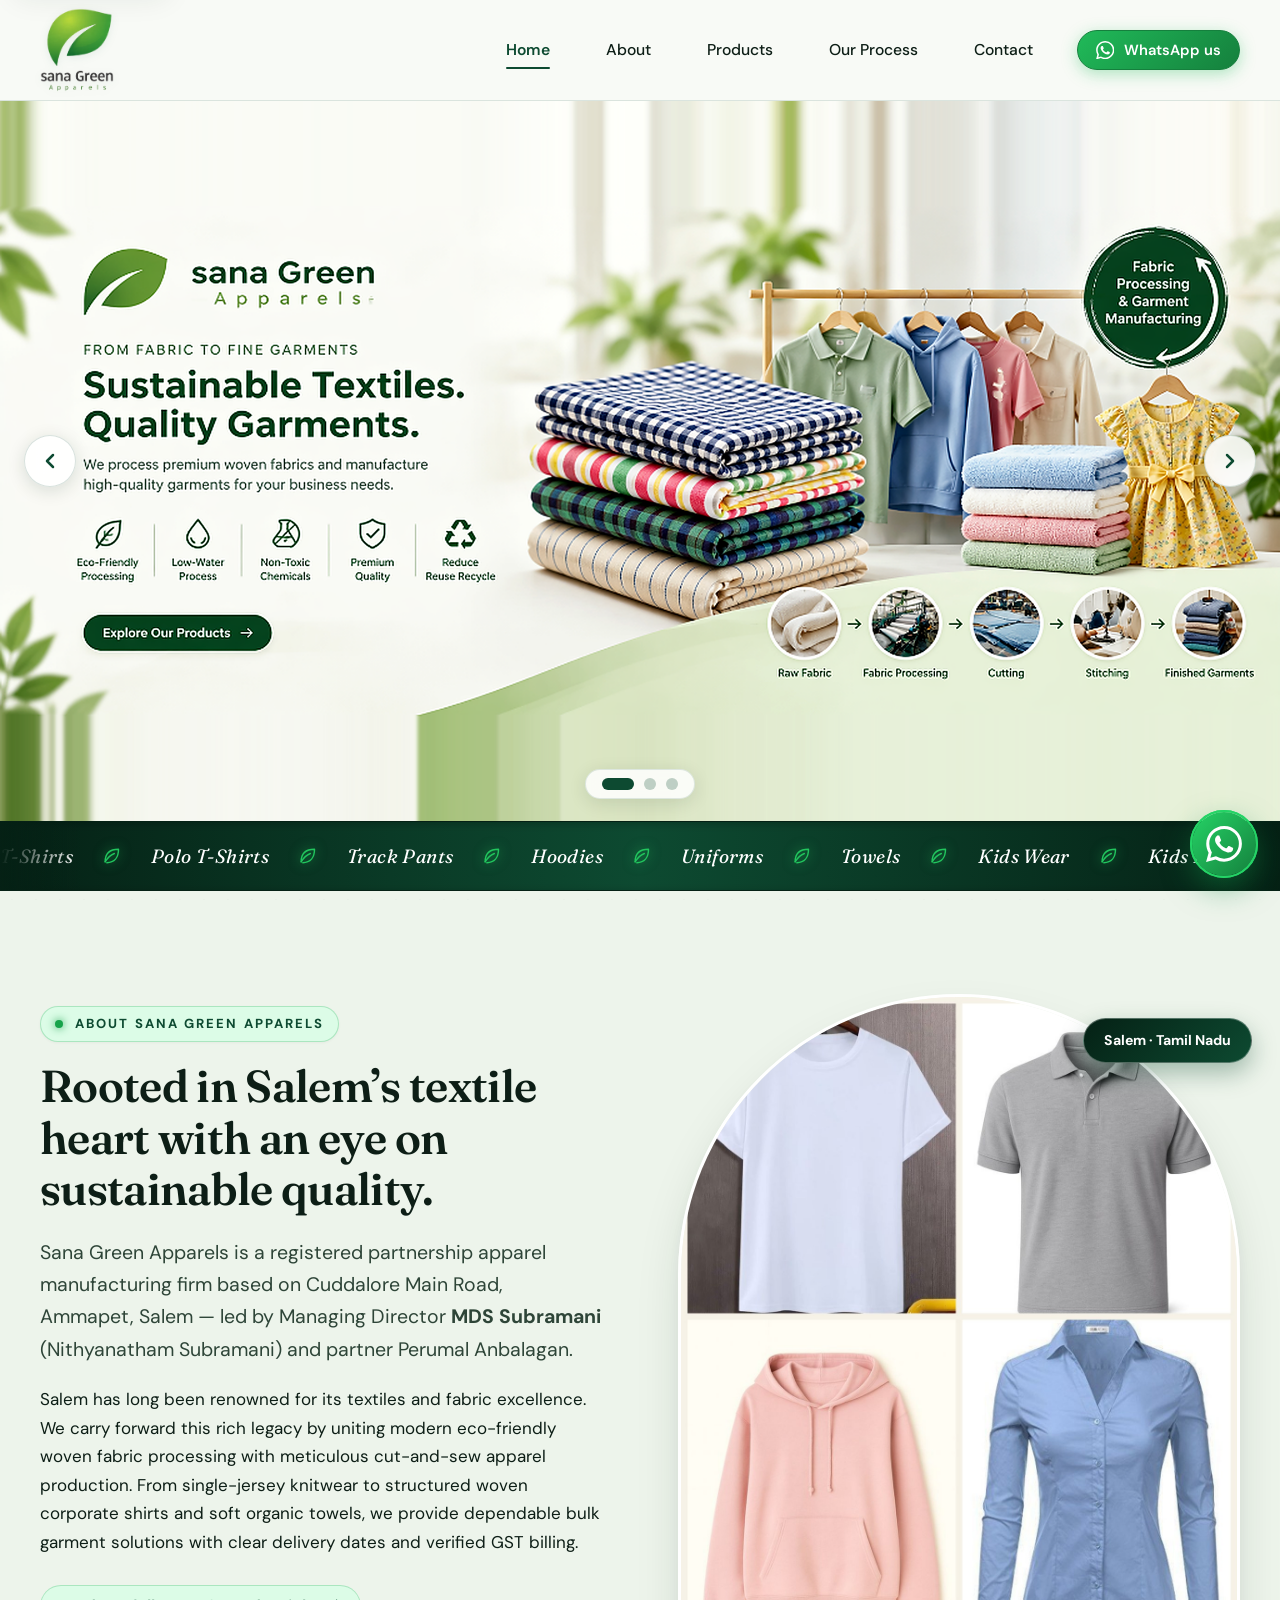
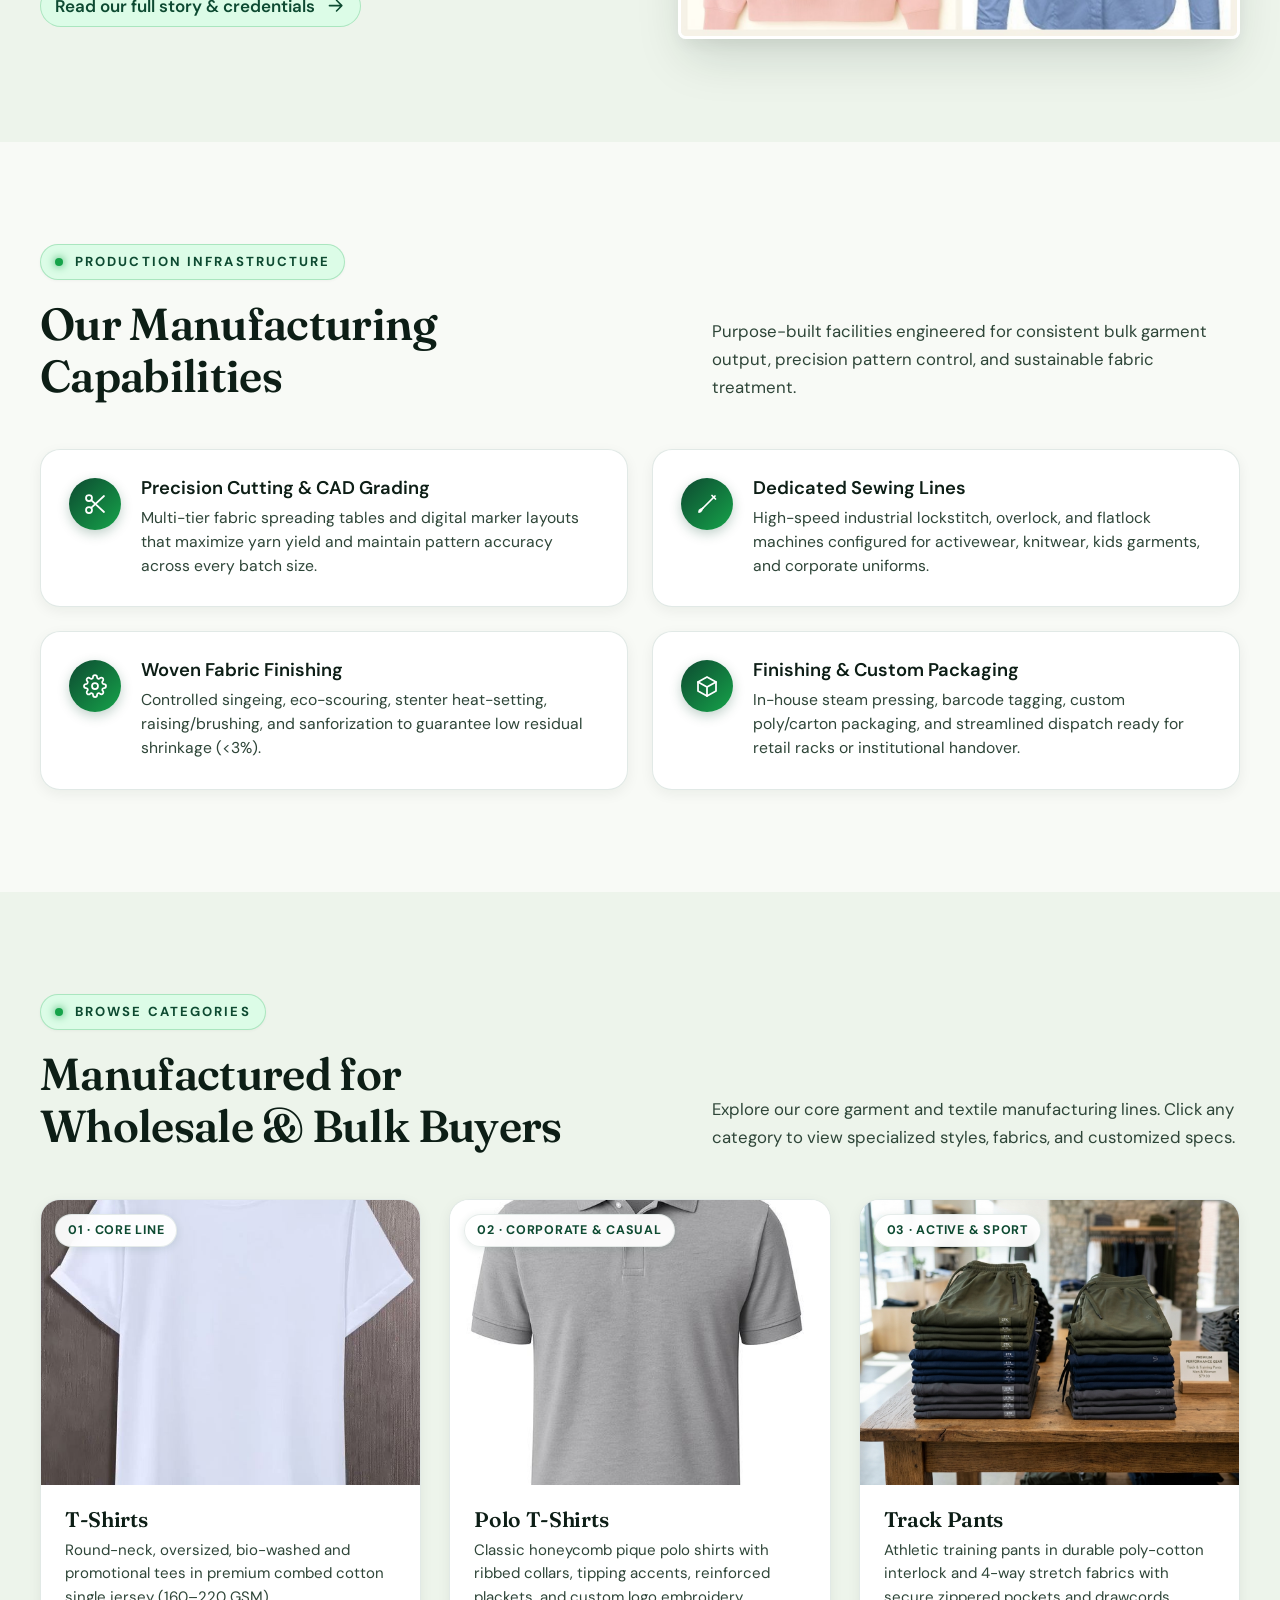
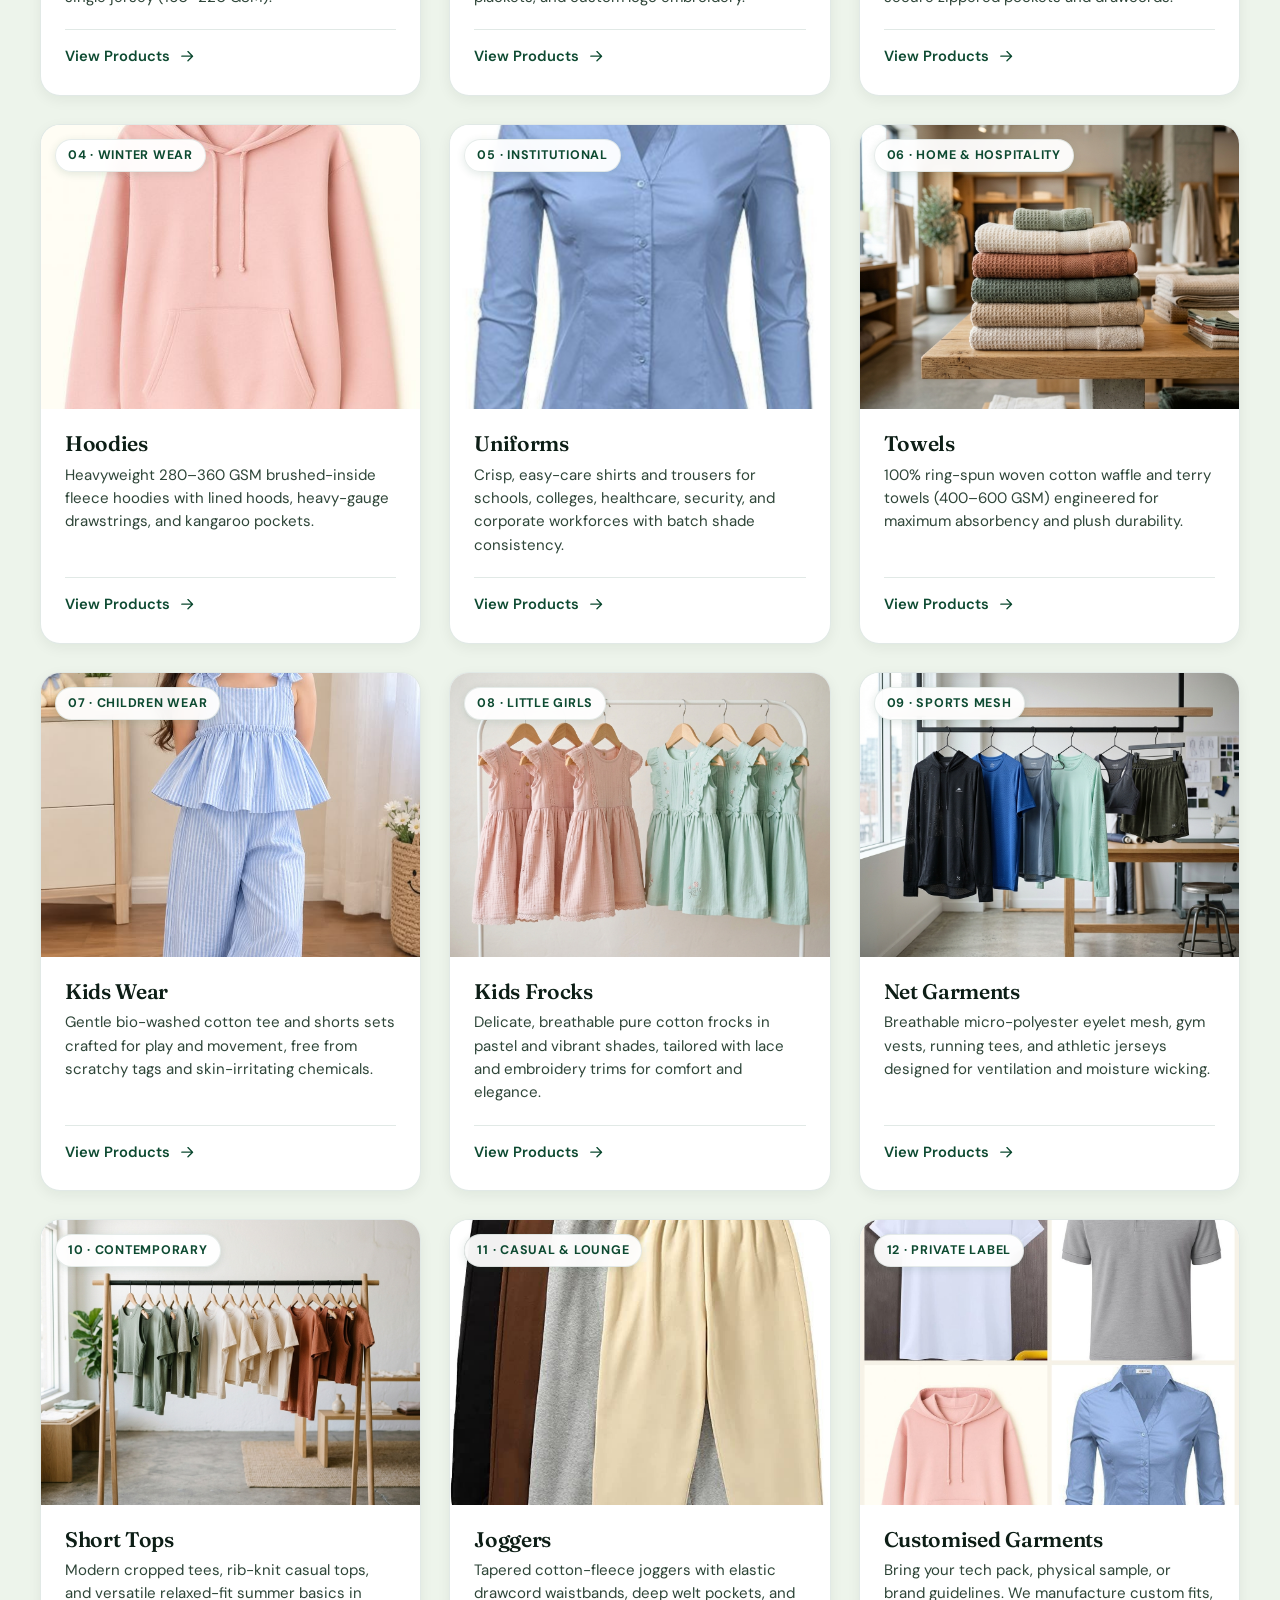
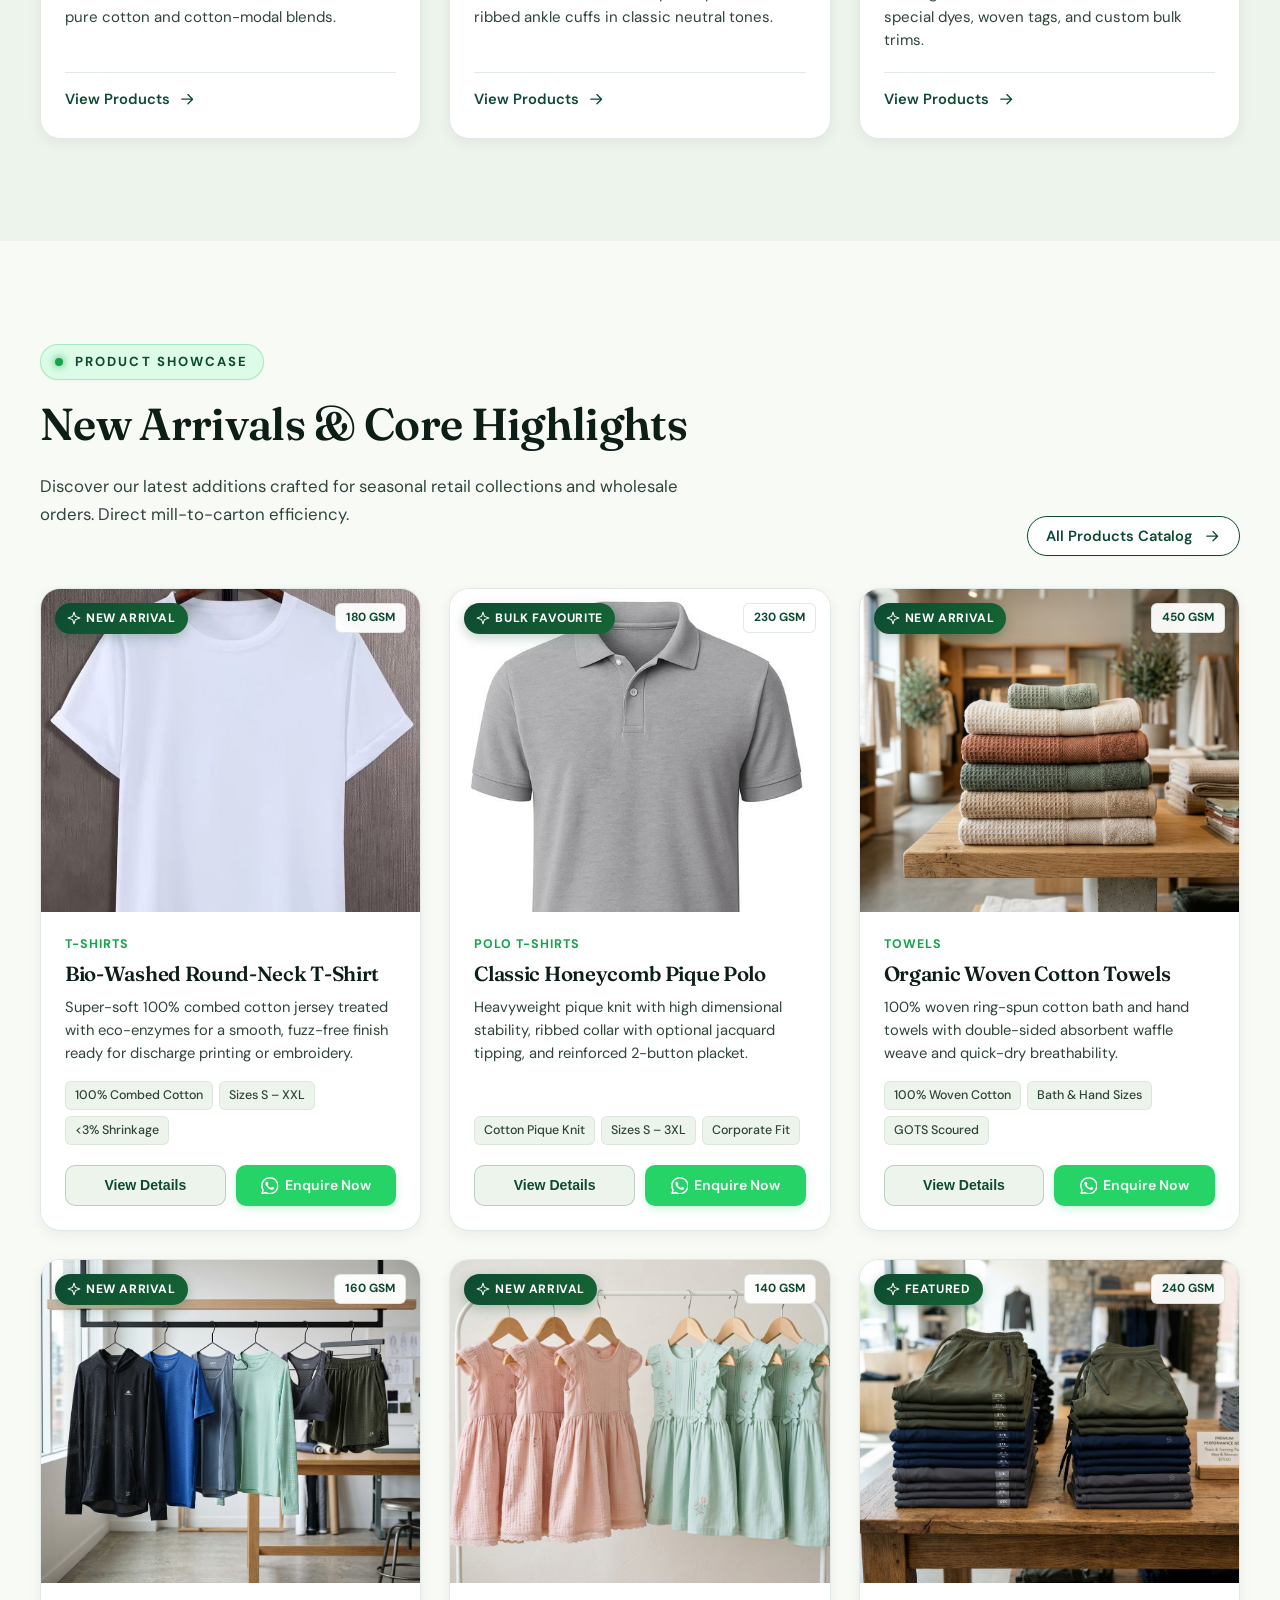
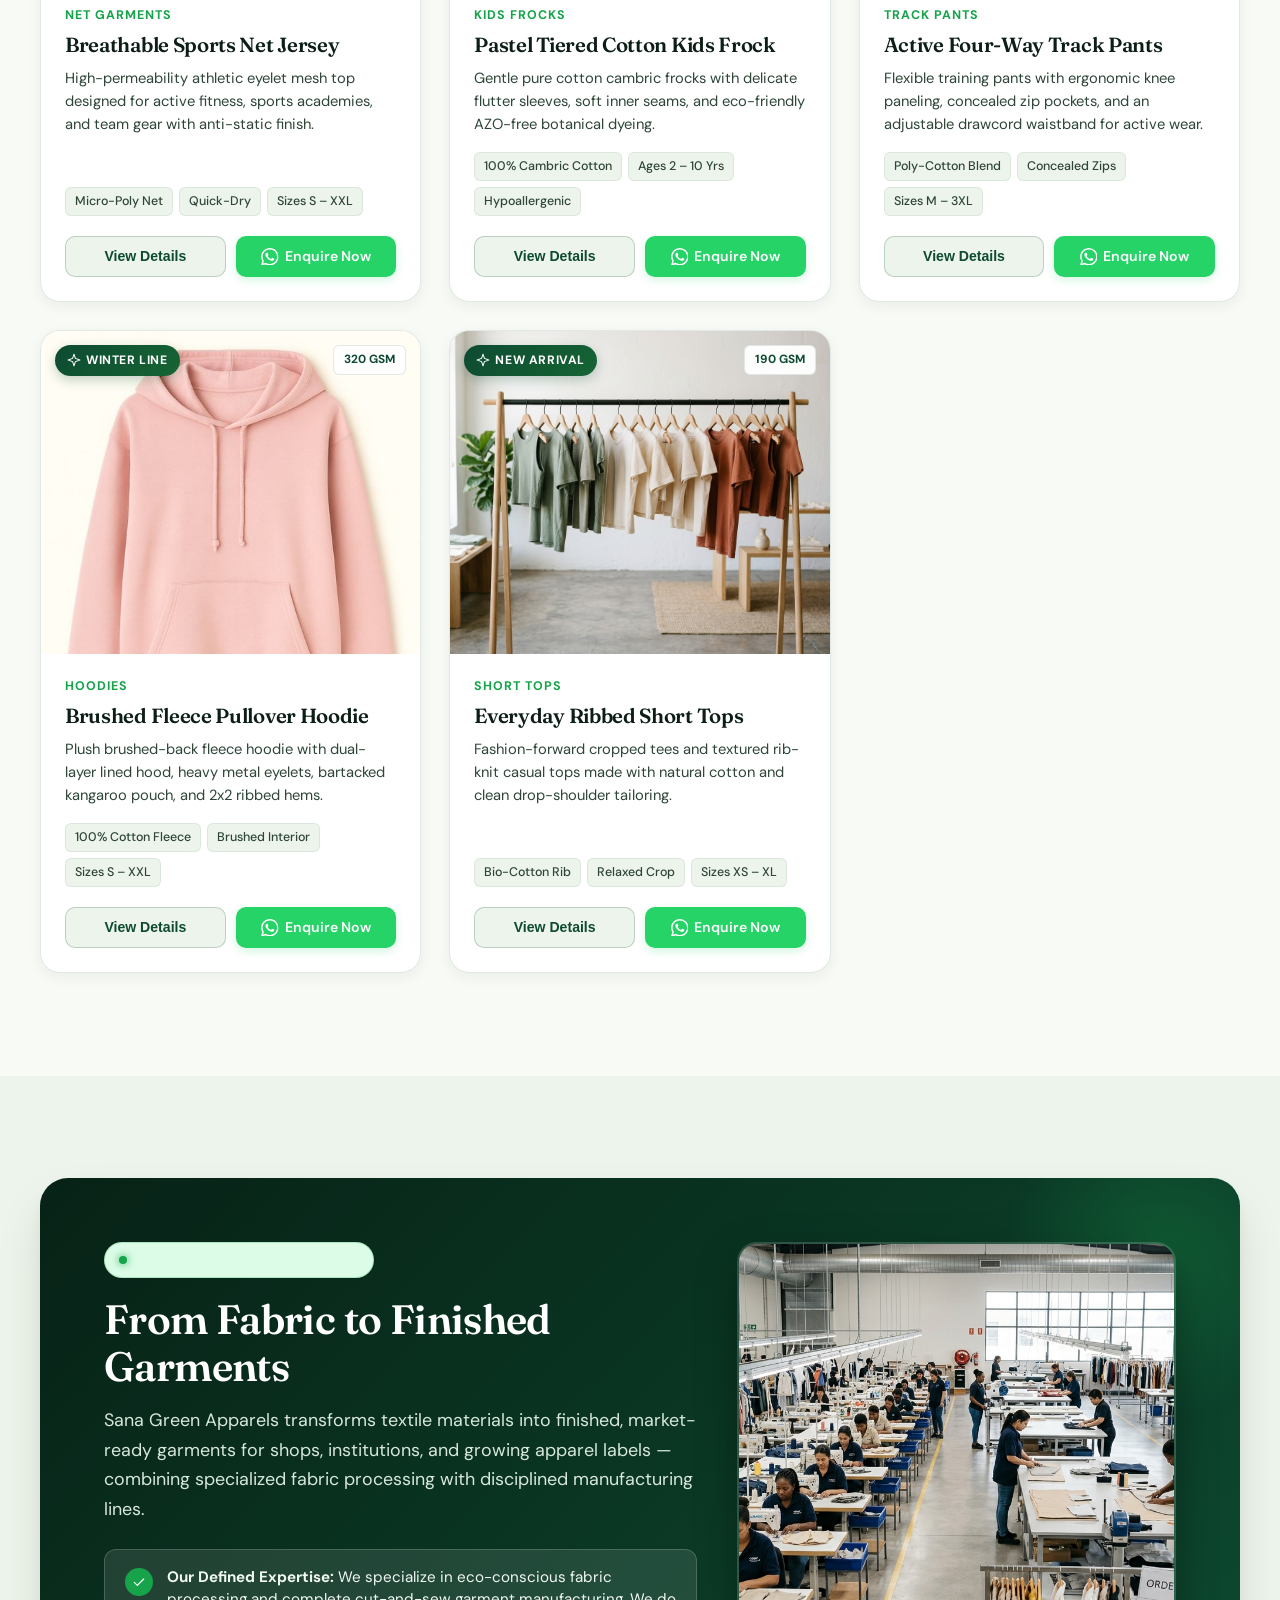
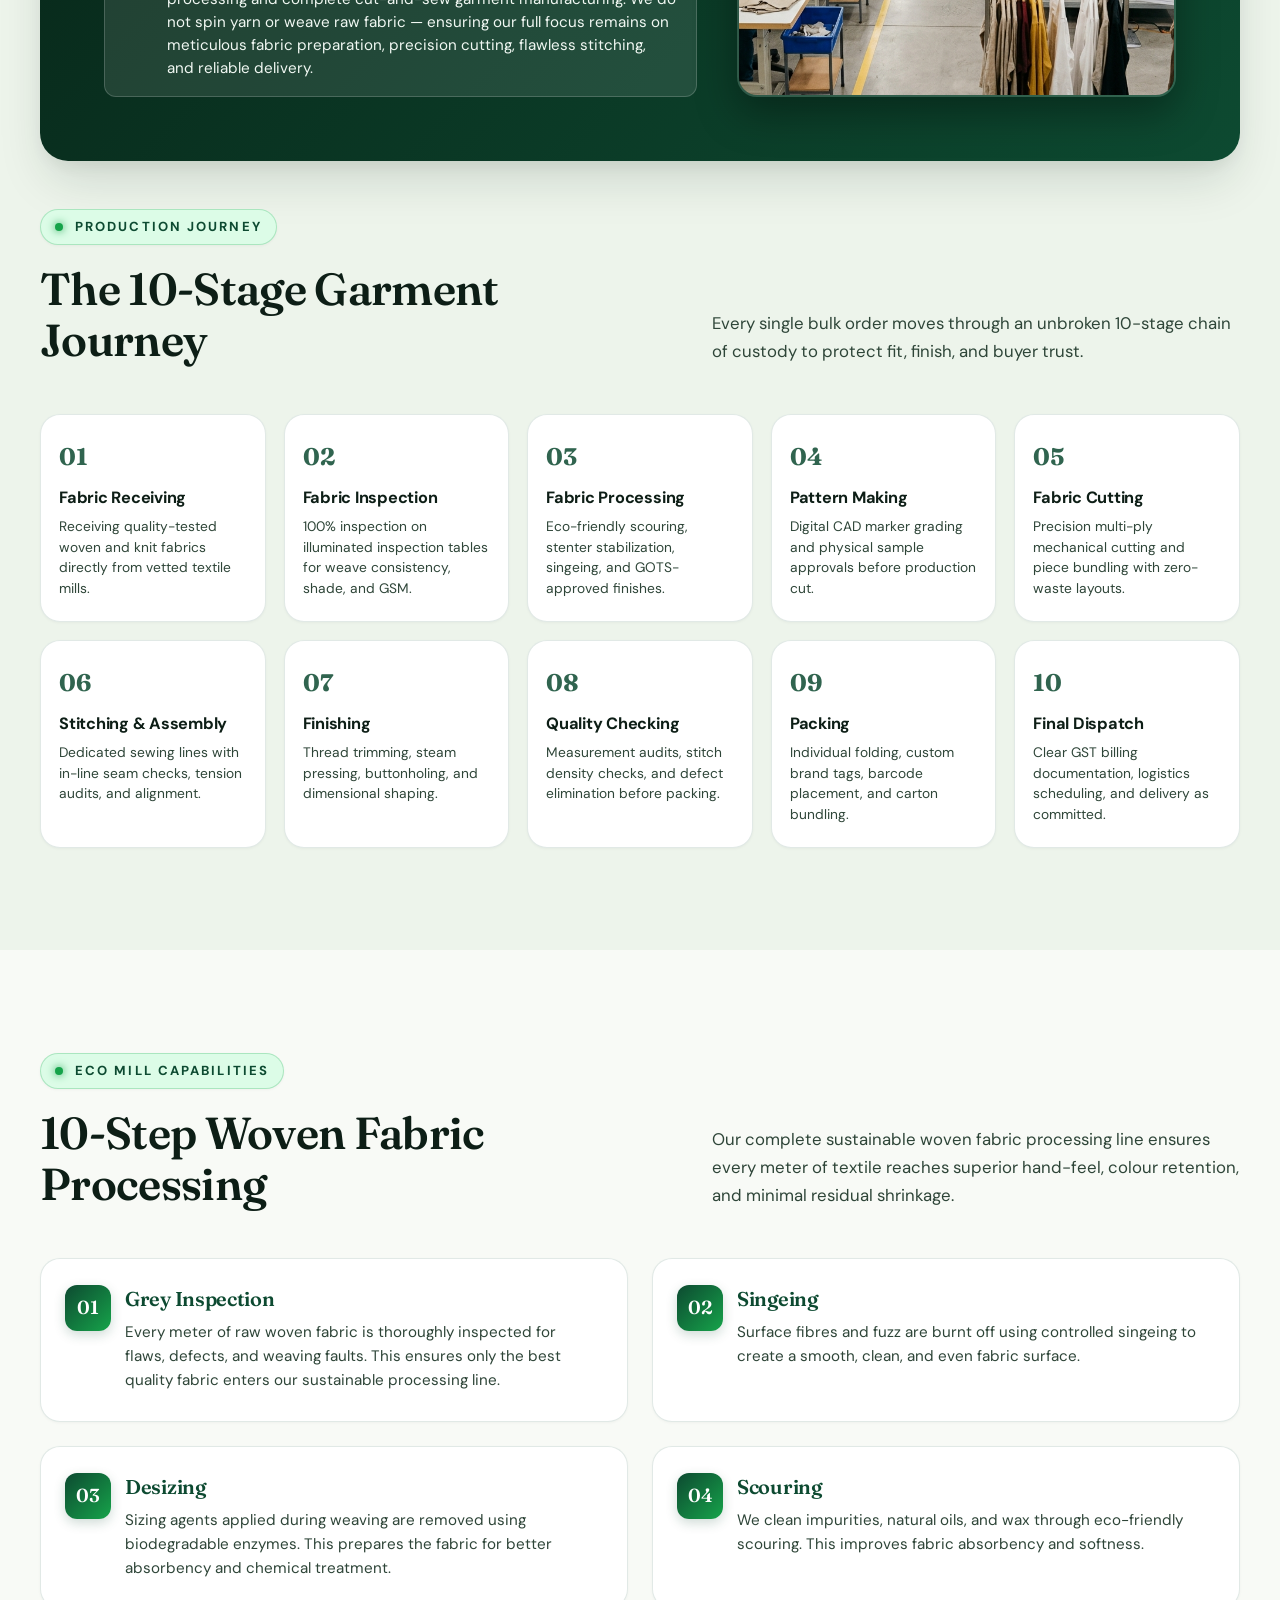
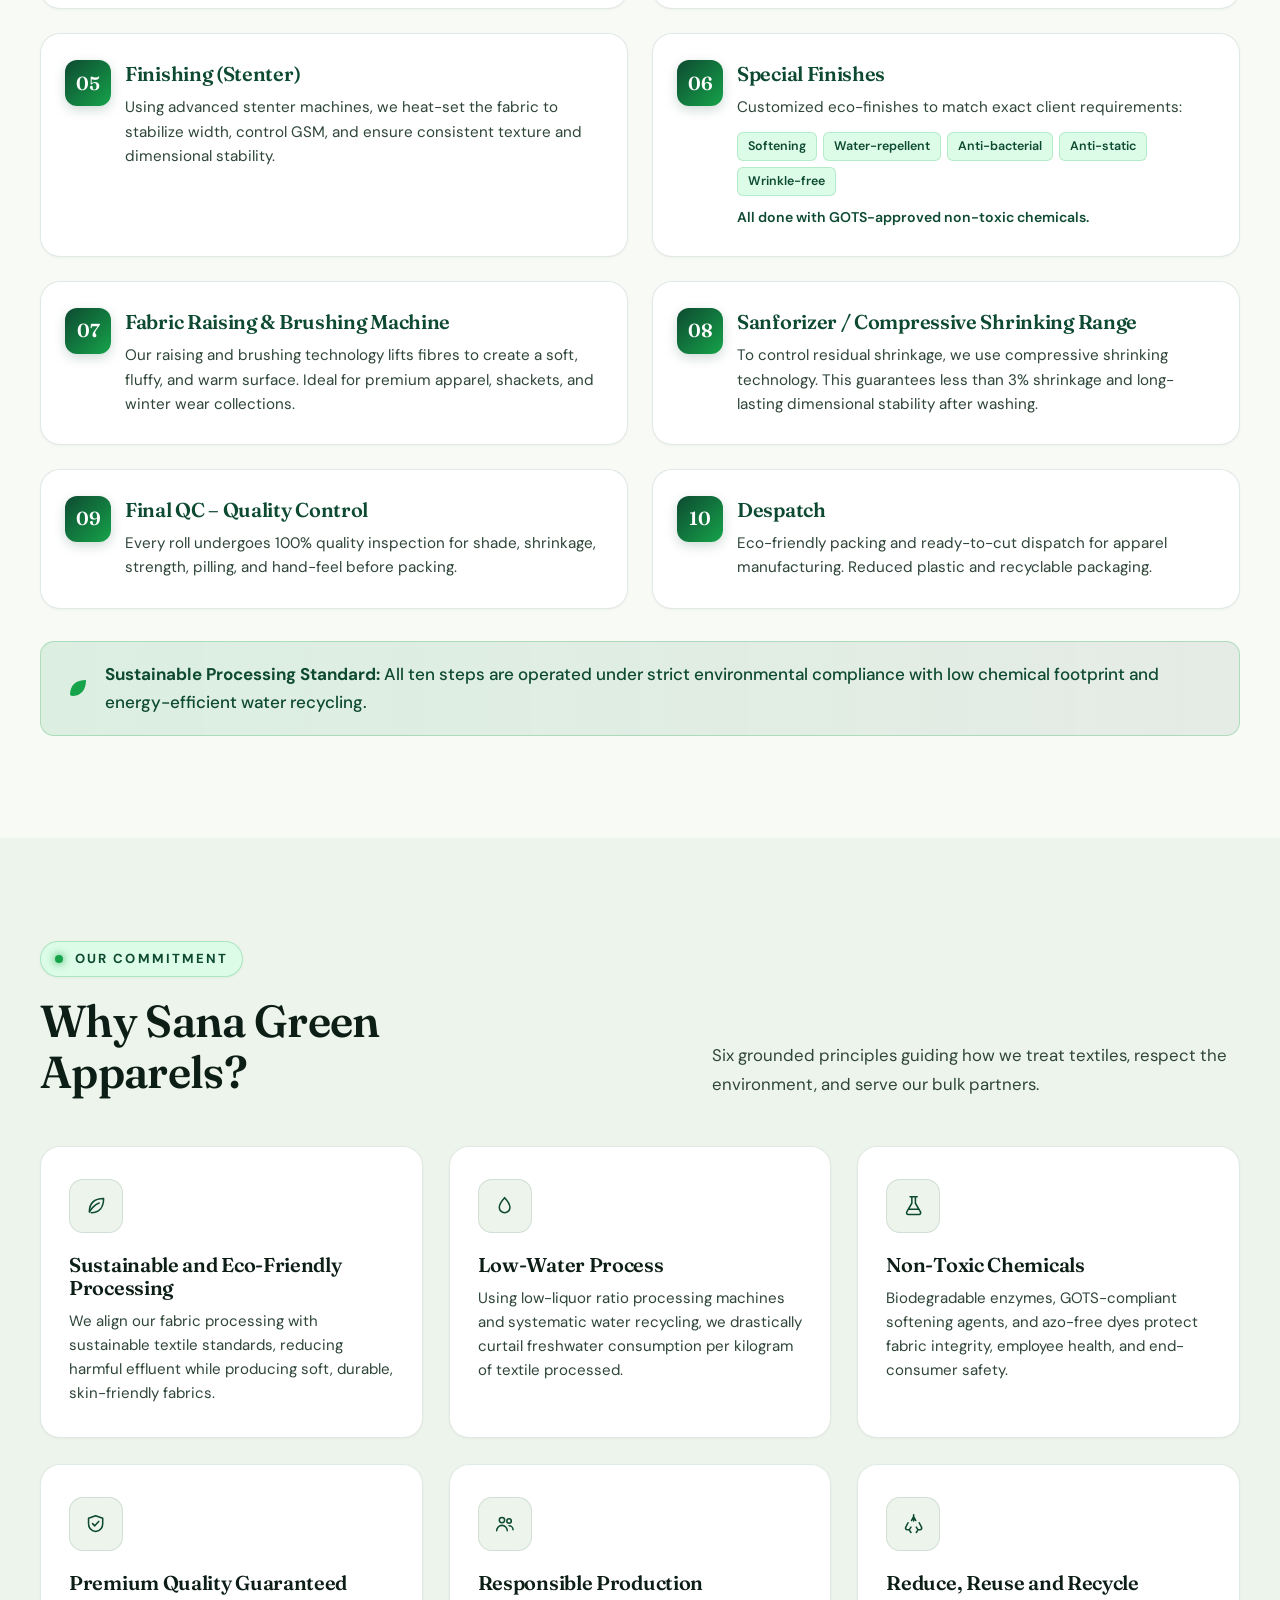
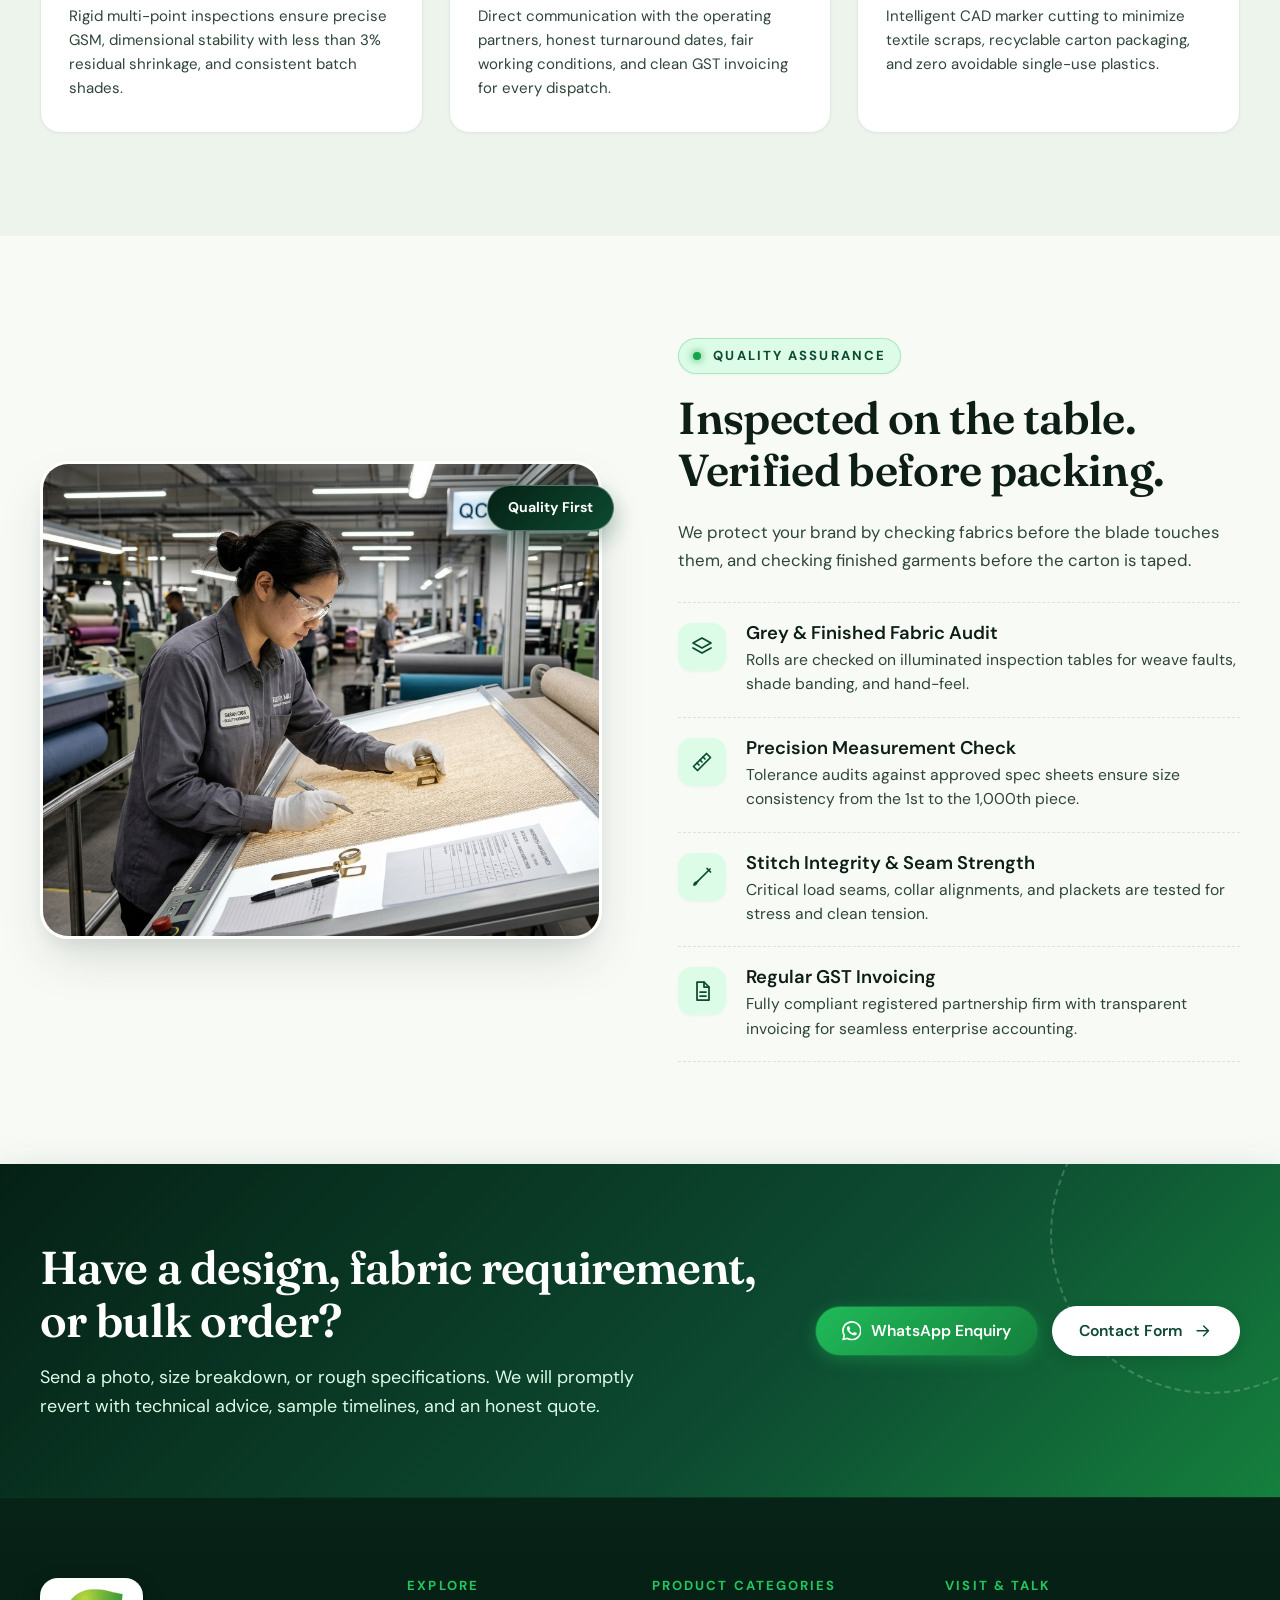
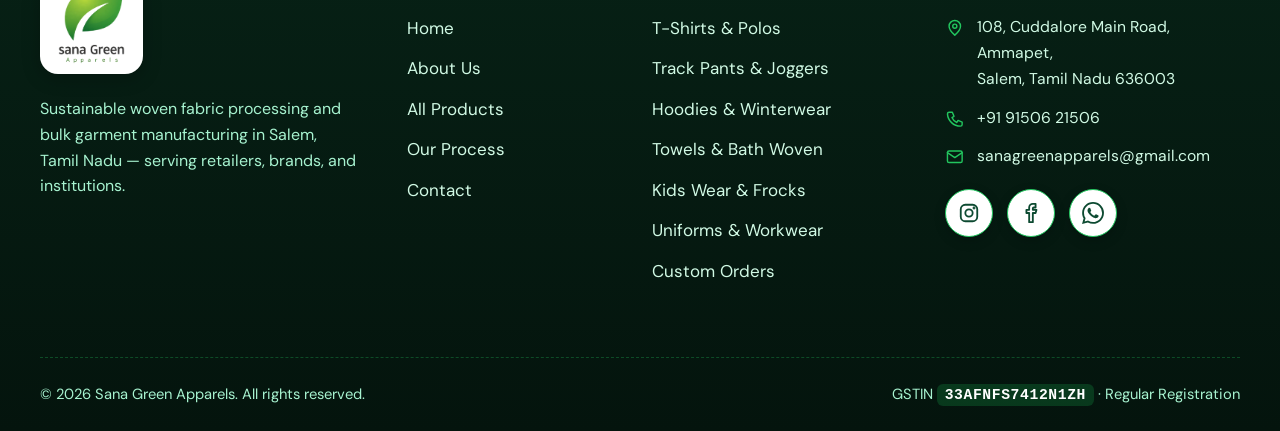
<file: index.html>
<!DOCTYPE html>
<html lang="en">
<head>
<meta charset="utf-8">
<meta name="viewport" content="width=device-width, initial-scale=1">
<title>Sana Green Apparels — Garment Manufacturers & Woven Fabric Processing in Salem, Tamil Nadu</title>
<meta name="description" content="Sana Green Apparels, Ammapet, Salem: Sustainable woven fabric processing & bulk garment manufacturing for T-shirts, polo shirts, hoodies, track pants, uniforms, towels, and kidswear. GST registered.">
<meta name="theme-color" content="#1f4d3a">
<meta property="og:title" content="Sana Green Apparels — Garment Manufacturers & Woven Fabric Processing in Salem, Tamil Nadu">
<meta property="og:description" content="Sana Green Apparels, Ammapet, Salem: Sustainable woven fabric processing & bulk garment manufacturing for T-shirts, polo shirts, hoodies, track pants, uniforms, towels, and kidswear. GST registered.">
<meta property="og:image" content="assets/logo.png">
<link rel="icon" type="image/png" href="assets/favicon.png">
<link rel="preconnect" href="https://fonts.googleapis.com">
<link rel="preconnect" href="https://fonts.gstatic.com" crossorigin>
<link href="https://fonts.googleapis.com/css2?family=DM+Sans:wght@400;500;600;700&family=Fraunces:ital,opsz,wght@0,9..144,400;0,9..144,500;0,9..144,600;1,9..144,400;1,9..144,500&display=swap" rel="stylesheet">
<link rel="stylesheet" href="assets/style.css?v=mobile1">
<style>
/* Full-Width Zero-Gap Hero Banner Overrides */
.hero-slider-section {
  position: relative;
  width: 100% !important;
  max-width: 100% !important;
  margin: 0 !important;
  padding: 0 !important;
  border: none !important;
  background: #ffffff !important;
  overflow: hidden !important;
}
.hero-slider {
  position: relative;
  width: 100% !important;
  max-width: 100% !important;
  aspect-ratio: 16 / 9 !important;
  max-height: none !important;
  margin: 0 !important;
  padding: 0 !important;
  background: #ffffff !important;
  overflow: hidden !important;
  display: flex !important;
  align-items: center !important;
  justify-content: center !important;
}
.hero-slides {
  position: relative;
  width: 100% !important;
  height: 100% !important;
  margin: 0 !important;
  padding: 0 !important;
}
.hero-slide {
  position: absolute;
  inset: 0 !important;
  width: 100% !important;
  height: 100% !important;
  margin: 0 !important;
  padding: 0 !important;
  background: #ffffff !important;
  overflow: hidden !important;
}
.hero-slide-img {
  position: relative;
  z-index: 2;
  width: 100% !important;
  height: 100% !important;
  max-width: 100% !important;
  max-height: 100% !important;
  object-fit: cover !important;
  object-position: center !important;
  display: block !important;
  image-rendering: -webkit-optimize-contrast !important;
  image-rendering: high-quality !important;
  transform: translateZ(0);
  -webkit-backface-visibility: hidden;
  backface-visibility: hidden;
}
.slide-ambient-bg {
  display: none !important;
}

/* Navbar Link: No green background on click, hover, active, or page selection */
.nav a.link,
.nav a.link:hover,
.nav a.link:focus,
.nav a.link:active,
.nav a.link[aria-current="page"] {
  background: transparent !important;
  background-color: transparent !important;
}
.nav a.link[aria-current="page"] {
  color: var(--forest) !important;
  font-weight: 600 !important;
}
</style>
</head>
<body>
<svg xmlns="http://www.w3.org/2000/svg" style="display:none" aria-hidden="true">
<symbol id="i-phone" viewBox="0 0 24 24"><path d="M5 4h4l2 5-2.5 1.5a11 11 0 0 0 6 6L16 14l5 2v3a2 2 0 0 1-2 2A16 16 0 0 1 3 6a2 2 0 0 1 2-2z"/></symbol>
<symbol id="i-mail" viewBox="0 0 24 24"><rect x="3" y="5" width="18" height="14" rx="2"/><path d="M3 7l9 6 9-6"/></symbol>
<symbol id="i-pin" viewBox="0 0 24 24"><path d="M12 21s-7-6.2-7-11a7 7 0 0 1 14 0c0 4.8-7 11-7 11z"/><circle cx="12" cy="10" r="2.5"/></symbol>
<symbol id="i-instagram" viewBox="0 0 24 24"><rect x="3" y="3" width="18" height="18" rx="5"/><circle cx="12" cy="12" r="4"/><circle cx="17.5" cy="6.5" r=".6"/></symbol>
<symbol id="i-facebook" viewBox="0 0 24 24"><path d="M14 8.5V7a1 1 0 0 1 1-1h2V2h-3a4 4 0 0 0-4 4v2.5H7V12h3v10h4V12h3l1-3.5z"/></symbol>
<symbol id="i-whatsapp" viewBox="0 0 24 24"><path fill="currentColor" stroke="none" d="M17.472 14.382c-.297-.149-1.758-.867-2.03-.967-.273-.099-.471-.148-.67.15-.197.297-.767.966-.94 1.164-.173.199-.347.223-.644.075-.297-.15-1.255-.463-2.39-1.475-.883-.788-1.48-1.761-1.653-2.059-.173-.297-.018-.458.13-.606.134-.133.298-.347.446-.52.149-.174.198-.298.298-.497.099-.198.05-.371-.025-.52-.075-.149-.669-1.612-.916-2.207-.242-.579-.487-.5-.669-.51-.173-.008-.371-.01-.57-.01-.198 0-.52.074-.792.372-.272.297-1.04 1.016-1.04 2.479 0 1.462 1.065 2.875 1.213 3.074.149.198 2.096 3.2 5.077 4.487.709.306 1.262.489 1.694.625.712.227 1.36.195 1.871.118.571-.085 1.758-.719 2.006-1.413.248-.694.248-1.289.173-1.413-.074-.124-.272-.198-.57-.347m-5.421 7.403h-.004a9.87 9.87 0 01-5.031-1.378l-.361-.214-3.741.982.998-3.648-.235-.374a9.86 9.86 0 01-1.51-5.26c.001-5.45 4.436-9.884 9.888-9.884 2.64 0 5.122 1.03 6.988 2.898a9.825 9.825 0 012.893 6.994c-.003 5.45-4.437 9.884-9.885 9.884m8.413-18.297A11.815 11.815 0 0012.05 0C5.495 0 .16 5.335.157 11.892c0 2.096.547 4.142 1.588 5.945L.057 24l6.305-1.654a11.882 11.882 0 005.683 1.448h.005c6.554 0 11.89-5.335 11.893-11.893a11.821 11.821 0 00-3.48-8.413z"/></symbol>
<symbol id="i-scissors" viewBox="0 0 24 24"><circle cx="6" cy="6" r="3"/><circle cx="6" cy="18" r="3"/><path d="M8.2 8.2L21 20M8.2 15.8L21 4"/></symbol>
<symbol id="i-ruler" viewBox="0 0 24 24"><path d="M3.5 16.5l13-13 4 4-13 13z"/><path d="M7 13l2 2M10 10l2 2M13 7l2 2"/></symbol>
<symbol id="i-shield" viewBox="0 0 24 24"><path d="M12 3l8 3v6c0 5-3.5 8-8 9-4.5-1-8-4-8-9V6z"/><path d="M8.5 12l2.5 2.5 4.5-5"/></symbol>
<symbol id="i-truck" viewBox="0 0 24 24"><path d="M2 6h12v11H2zM14 10h4l4 3.5V17h-8"/><circle cx="7" cy="18" r="2"/><circle cx="17.5" cy="18" r="2"/></symbol>
<symbol id="i-leaf" viewBox="0 0 24 24"><path d="M5 19C5 9 11 4 21 4c0 10-5 16-14 16"/><path d="M5 19c3-5 6-8 11-10"/></symbol>
<symbol id="i-layers" viewBox="0 0 24 24"><path d="M12 3l9 5-9 5-9-5z"/><path d="M3 13l9 5 9-5"/></symbol>
<symbol id="i-clock" viewBox="0 0 24 24"><circle cx="12" cy="12" r="9"/><path d="M12 7v5l3 2"/></symbol>
<symbol id="i-arrow" viewBox="0 0 24 24"><path d="M5 12h14M13 6l6 6-6 6"/></symbol>
<symbol id="i-menu" viewBox="0 0 24 24"><path d="M4 7h16M4 12h16M4 17h16"/></symbol>
<symbol id="i-x" viewBox="0 0 24 24"><path d="M6 6l12 12M18 6L6 18"/></symbol>
<symbol id="i-check" viewBox="0 0 24 24"><path d="M5 12.5l4.5 4.5L19 7.5"/></symbol>
<symbol id="i-file" viewBox="0 0 24 24"><path d="M7 3h7l5 5v13H7z"/><path d="M14 3v5h5M10 13h6M10 17h6"/></symbol>
<symbol id="i-users" viewBox="0 0 24 24"><circle cx="9" cy="8" r="3"/><path d="M3 20c0-3.3 2.7-6 6-6s6 2.7 6 6"/><circle cx="17" cy="9" r="2.5"/><path d="M17 14.5c2.5 0 4.5 2 4.5 4.5"/></symbol>
<symbol id="i-box" viewBox="0 0 24 24"><path d="M3 8l9-5 9 5v9l-9 5-9-5z"/><path d="M3 8l9 5 9-5M12 13v9"/></symbol>
<symbol id="i-drop" viewBox="0 0 24 24"><path d="M12 3s6 6.5 6 11a6 6 0 0 1-12 0c0-4.5 6-11 6-11z"/></symbol>
<symbol id="i-chat" viewBox="0 0 24 24"><path d="M4 5h16v11H9l-5 4z"/></symbol>
<symbol id="i-needle" viewBox="0 0 24 24"><path d="M20 4L8 16"/><path d="M8 16c-2 2-4 1-4 4 3 0 2-2 4-4z"/><path d="M17 3.5l3.5 3.5"/></symbol>
<symbol id="i-sparkle" viewBox="0 0 24 24"><path d="M12 2l2.4 7.2L22 12l-7.6 2.8L12 22l-2.4-7.2L2 12l7.6-2.8z"/></symbol>
<symbol id="i-recycle" viewBox="0 0 24 24"><path d="M7 19H4.8a2 2 0 0 1-1.8-2.8L5.7 11M7 19l2-3M7 19l2 3M17 19h2.2a2 2 0 0 0 1.8-2.8L18.3 11M17 19l-2-3M17 19l-2 3M12 4.2L9.6 8.5M12 4.2l2.4 4.3M12 4.2V2M12 4.2v4.8"/></symbol>
<symbol id="i-eye" viewBox="0 0 24 24"><path d="M1 12s4-8 11-8 11 8 11 8-4 8-11 8-11-8-11-8z"/><circle cx="12" cy="12" r="3"/></symbol>
<symbol id="i-cog" viewBox="0 0 24 24"><circle cx="12" cy="12" r="3"/><path d="M19.4 15a1.65 1.65 0 0 0 .33 1.82l.06.06a2 2 0 0 1 0 2.83 2 2 0 0 1-2.83 0l-.06-.06a1.65 1.65 0 0 0-1.82-.33 1.65 1.65 0 0 0-1 1.51V21a2 2 0 0 1-2 2 2 2 0 0 1-2-2v-.09A1.65 1.65 0 0 0 9 19.4a1.65 1.65 0 0 0-1.82.33l-.06.06a2 2 0 0 1-2.83 0 2 2 0 0 1 0-2.83l.06-.06a1.65 1.65 0 0 0 .33-1.82 1.65 1.65 0 0 0-1.51-1H3a2 2 0 0 1-2-2 2 2 0 0 1 2-2h.09A1.65 1.65 0 0 0 4.6 9a1.65 1.65 0 0 0-.33-1.82l-.06-.06a2 2 0 0 1 0-2.83 2 2 0 0 1 2.83 0l.06.06a1.65 1.65 0 0 0 1.82.33H9a1.65 1.65 0 0 0 1-1.51V3a2 2 0 0 1 2-2 2 2 0 0 1 2 2v.09a1.65 1.65 0 0 0 1 1.51 1.65 1.65 0 0 0 1.82-.33l.06-.06a2 2 0 0 1 2.83 0 2 2 0 0 1 0 2.83l-.06.06a1.65 1.65 0 0 0-.33 1.82V9a1.65 1.65 0 0 0 1.51 1H21a2 2 0 0 1 2 2 2 2 0 0 1-2 2h-.09a1.65 1.65 0 0 0-1.51 1z"/></symbol>
<symbol id="i-flask" viewBox="0 0 24 24"><path d="M10 2v7.31L4.1 19.46A2 2 0 0 0 5.8 22h12.4a2 2 0 0 0 1.7-2.54L14 9.31V2M8 2h8M6.5 16h11"/></symbol>
<symbol id="i-wind" viewBox="0 0 24 24"><path d="M9.59 4.59A2 2 0 1 1 11 8H2m10.59 11.41A2 2 0 1 0 14 16H2m15.73-8.27A2.5 2.5 0 1 1 19.5 12H2"/></symbol>
<symbol id="i-sun" viewBox="0 0 24 24"><circle cx="12" cy="12" r="5"/><path d="M12 1v2M12 21v2M4.22 4.22l1.42 1.42M18.36 18.36l1.42 1.42M1 12h2M21 12h2M4.22 19.78l1.42-1.42M18.36 5.64l1.42-1.42"/></symbol>
</svg>
<a class="skip" href="#main">Skip to content</a>
<header class="site-header">
  <div class="wrap head-row">
    <a class="brand" href="index.html" aria-label="Sana Green Apparels — home"><img src="assets/logo.png" alt="Sana Green Apparels" width="719" height="819"></a>
    <button class="menu-btn" aria-label="Menu" aria-expanded="false" aria-controls="site-nav"><svg class="icon " aria-hidden="true"><use href="#i-menu"/></svg></button>
    <nav class="nav" id="site-nav" aria-label="Main">
      <a class="link" href="index.html" aria-current="page">Home</a><a class="link" href="about.html">About</a><a class="link" href="products.html">Products</a><a class="link" href="process.html">Our Process</a><a class="link" href="contact.html">Contact</a>
      <a class="btn wa sm" href="https://wa.me/919150621506?text=Hello%20Sana%20Green%20Apparels%2C%20I%20would%20like%20to%20know%20more%20about%20your%20garments%20and%20fabric%20processing." target="_blank" rel="noopener"><svg class="icon fill" aria-hidden="true"><use href="#i-whatsapp"/></svg> WhatsApp us</a>
    </nav>
  </div>
</header>
<main id="main">

<!-- 1. FULL-WIDTH HERO IMAGE SLIDER (3 SLIDES) -->
<section class="hero-slider-section" id="hero-slider-section" aria-label="Featured Banners">
  <div class="hero-slider" id="hero-slider" tabindex="0" role="region" aria-roledescription="carousel" aria-label="Sana Green Apparels Featured Banners">
    <!-- Slides Track -->
    <div class="hero-slides" id="hero-slides">
      <!-- Slide 1: First uploaded banner image (HD 2560x1440) -->
      <div class="hero-slide active" data-slide-index="0" role="group" aria-roledescription="slide" aria-label="Slide 1 of 3: Sustainable Textiles. Quality Garments.">
        <img class="hero-slide-img" src="assets/hero-slide-1-hd.png?v=hd1" alt="Sana Green Apparels — Sustainable Textiles. Quality Garments. From Fabric to Fine Garments." width="2560" height="1440">
      </div>

      <!-- Slide 2: Second uploaded banner image (HD 2560x1440) -->
      <div class="hero-slide" data-slide-index="1" role="group" aria-roledescription="slide" aria-label="Slide 2 of 3: Woven Fabrics & Garment Manufacturing">
        <img class="hero-slide-img" src="assets/hero-slide-2-hd.png?v=hd1" alt="Sana Green Apparels — Woven Fabrics & Garment Manufacturing. High-quality woven fabrics and custom garment solutions." width="2560" height="1440" loading="lazy">
      </div>

      <!-- Slide 3: Third uploaded banner image (HD 2560x1440) -->
      <div class="hero-slide" data-slide-index="2" role="group" aria-roledescription="slide" aria-label="Slide 3 of 3: Premium Woven Fabrics: From Fabric to Finished Garments">
        <img class="hero-slide-img" src="assets/hero-slide-3-hd.png?v=hd1" alt="Sana Green Apparels — Premium Woven Fabrics: From Fabric to Finished Garments. 10-Step Woven Fabric Processing." width="2560" height="1440" loading="lazy">
      </div>
    </div>

    <!-- Navigation Arrows -->
    <button class="slider-arrow prev" id="slider-prev" type="button" aria-label="Previous slide">
      <svg aria-hidden="true" viewBox="0 0 24 24"><path d="M15 18l-6-6 6-6" fill="none" stroke="currentColor" stroke-width="2.5" stroke-linecap="round" stroke-linejoin="round"/></svg>
    </button>
    <button class="slider-arrow next" id="slider-next" type="button" aria-label="Next slide">
      <svg aria-hidden="true" viewBox="0 0 24 24"><path d="M9 18l6-6-6-6" fill="none" stroke="currentColor" stroke-width="2.5" stroke-linecap="round" stroke-linejoin="round"/></svg>
    </button>

    <!-- Pagination Dots -->
    <div class="slider-dots" id="slider-dots" role="tablist" aria-label="Slide selection pagination">
      <button class="dot active" data-index="0" type="button" role="tab" aria-selected="true" aria-label="Slide 1"></button>
      <button class="dot" data-index="1" type="button" role="tab" aria-selected="false" aria-label="Slide 2"></button>
      <button class="dot" data-index="2" type="button" role="tab" aria-selected="false" aria-label="Slide 3"></button>
    </div>
  </div>
</section>

<!-- TICKER -->
<div class="ticker" aria-hidden="true">
  <div class="ticker-track">
    <span>T-Shirts<svg class="icon " aria-hidden="true"><use href="#i-leaf"/></svg></span><span>Polo T-Shirts<svg class="icon " aria-hidden="true"><use href="#i-leaf"/></svg></span><span>Track Pants<svg class="icon " aria-hidden="true"><use href="#i-leaf"/></svg></span><span>Hoodies<svg class="icon " aria-hidden="true"><use href="#i-leaf"/></svg></span><span>Uniforms<svg class="icon " aria-hidden="true"><use href="#i-leaf"/></svg></span><span>Towels<svg class="icon " aria-hidden="true"><use href="#i-leaf"/></svg></span><span>Kids Wear<svg class="icon " aria-hidden="true"><use href="#i-leaf"/></svg></span><span>Kids Frocks<svg class="icon " aria-hidden="true"><use href="#i-leaf"/></svg></span><span>Net Garments<svg class="icon " aria-hidden="true"><use href="#i-leaf"/></svg></span><span>Short Tops<svg class="icon " aria-hidden="true"><use href="#i-leaf"/></svg></span><span>Joggers<svg class="icon " aria-hidden="true"><use href="#i-leaf"/></svg></span><span>Woven Fabric Processing<svg class="icon " aria-hidden="true"><use href="#i-leaf"/></svg></span><span>Customised Garments<svg class="icon " aria-hidden="true"><use href="#i-leaf"/></svg></span><span>Bulk Orders<svg class="icon " aria-hidden="true"><use href="#i-leaf"/></svg></span>
    <span>T-Shirts<svg class="icon " aria-hidden="true"><use href="#i-leaf"/></svg></span><span>Polo T-Shirts<svg class="icon " aria-hidden="true"><use href="#i-leaf"/></svg></span><span>Track Pants<svg class="icon " aria-hidden="true"><use href="#i-leaf"/></svg></span><span>Hoodies<svg class="icon " aria-hidden="true"><use href="#i-leaf"/></svg></span><span>Uniforms<svg class="icon " aria-hidden="true"><use href="#i-leaf"/></svg></span><span>Towels<svg class="icon " aria-hidden="true"><use href="#i-leaf"/></svg></span><span>Kids Wear<svg class="icon " aria-hidden="true"><use href="#i-leaf"/></svg></span><span>Kids Frocks<svg class="icon " aria-hidden="true"><use href="#i-leaf"/></svg></span><span>Net Garments<svg class="icon " aria-hidden="true"><use href="#i-leaf"/></svg></span><span>Short Tops<svg class="icon " aria-hidden="true"><use href="#i-leaf"/></svg></span><span>Joggers<svg class="icon " aria-hidden="true"><use href="#i-leaf"/></svg></span><span>Woven Fabric Processing<svg class="icon " aria-hidden="true"><use href="#i-leaf"/></svg></span><span>Customised Garments<svg class="icon " aria-hidden="true"><use href="#i-leaf"/></svg></span><span>Bulk Orders<svg class="icon " aria-hidden="true"><use href="#i-leaf"/></svg></span>
  </div>
</div>

<!-- 2. ABOUT SANA GREEN APPARELS -->
<section class="pad" style="background:var(--paper-2)">
  <div class="wrap">
    <div class="split">
      <div class="reveal">
        <span class="eyebrow">About Sana Green Apparels</span>
        <h2>Rooted in Salem&rsquo;s textile heart with an eye on sustainable quality.</h2>
        <p class="lede">Sana Green Apparels is a registered partnership apparel manufacturing firm based on Cuddalore Main Road, Ammapet, Salem &mdash; led by Managing Director <strong>MDS Subramani</strong> (Nithyanatham Subramani) and partner Perumal Anbalagan.</p>
        <p>Salem has long been renowned for its textiles and fabric excellence. We carry forward this rich legacy by uniting modern eco-friendly woven fabric processing with meticulous cut-and-sew apparel production. From single-jersey knitwear to structured woven corporate shirts and soft organic towels, we provide dependable bulk garment solutions with clear delivery dates and verified GST billing.</p>
        <div style="margin-top:28px">
          <a class="link-arrow" href="about.html">Read our full story &amp; credentials <svg class="icon " aria-hidden="true"><use href="#i-arrow"/></svg></a>
        </div>
      </div>
      <div class="media arch reveal">
        <img src="assets/collection.jpg" alt="Collection of finished polo shirts, t-shirts and hoodies manufactured by Sana Green Apparels" loading="lazy" width="1400" height="1000">
        <span class="stamp">Salem &middot; Tamil Nadu</span>
      </div>
    </div>
  </div>
</section>

<!-- 3. OUR MANUFACTURING CAPABILITIES -->
<section class="pad">
  <div class="wrap">
    <div class="sec-head reveal">
      <div><span class="eyebrow">Production Infrastructure</span><h2>Our Manufacturing Capabilities</h2></div>
      <p>Purpose-built facilities engineered for consistent bulk garment output, precision pattern control, and sustainable fabric treatment.</p>
    </div>
    <div class="checks">
      <div class="check reveal">
        <span class="ic"><svg class="icon " aria-hidden="true"><use href="#i-scissors"/></svg></span>
        <div>
          <h3>Precision Cutting &amp; CAD Grading</h3>
          <p>Multi-tier fabric spreading tables and digital marker layouts that maximize yarn yield and maintain pattern accuracy across every batch size.</p>
        </div>
      </div>
      <div class="check reveal">
        <span class="ic"><svg class="icon " aria-hidden="true"><use href="#i-needle"/></svg></span>
        <div>
          <h3>Dedicated Sewing Lines</h3>
          <p>High-speed industrial lockstitch, overlock, and flatlock machines configured for activewear, knitwear, kids garments, and corporate uniforms.</p>
        </div>
      </div>
      <div class="check reveal">
        <span class="ic"><svg class="icon " aria-hidden="true"><use href="#i-cog"/></svg></span>
        <div>
          <h3>Woven Fabric Finishing</h3>
          <p>Controlled singeing, eco-scouring, stenter heat-setting, raising/brushing, and sanforization to guarantee low residual shrinkage (&lt;3%).</p>
        </div>
      </div>
      <div class="check reveal">
        <span class="ic"><svg class="icon " aria-hidden="true"><use href="#i-box"/></svg></span>
        <div>
          <h3>Finishing &amp; Custom Packaging</h3>
          <p>In-house steam pressing, barcode tagging, custom poly/carton packaging, and streamlined dispatch ready for retail racks or institutional handover.</p>
        </div>
      </div>
    </div>
  </div>
</section>

<!-- 4. BROWSE PRODUCT CATEGORIES (12 Categories) -->
<section class="pad" style="background:var(--paper-2)">
  <div class="wrap">
    <div class="sec-head reveal">
      <div><span class="eyebrow">Browse Categories</span><h2>Manufactured for Wholesale &amp; Bulk Buyers</h2></div>
      <p>Explore our core garment and textile manufacturing lines. Click any category to view specialized styles, fabrics, and customized specs.</p>
    </div>

    <div class="cat-grid">
      <!-- 1. T-Shirts -->
      <a class="cat-card reveal" href="products.html?category=tshirts">
        <div class="cat-img-box">
          <img src="assets/tshirt.jpg" alt="T-Shirts manufacturing by Sana Green Apparels" loading="lazy" width="800" height="600">
          <span class="cat-badge">01 &middot; Core Line</span>
        </div>
        <div class="cat-body">
          <h3>T-Shirts</h3>
          <p>Round-neck, oversized, bio-washed and promotional tees in premium combed cotton single jersey (160&ndash;220 GSM).</p>
          <div class="cat-footer">
            <span class="cat-btn">View Products <svg class="icon " aria-hidden="true"><use href="#i-arrow"/></svg></span>
          </div>
        </div>
      </a>

      <!-- 2. Polo T-Shirts -->
      <a class="cat-card reveal" href="products.html?category=polo">
        <div class="cat-img-box">
          <img src="assets/polo.jpg" alt="Polo T-Shirts bulk supply" loading="lazy" width="800" height="600">
          <span class="cat-badge">02 &middot; Corporate &amp; Casual</span>
        </div>
        <div class="cat-body">
          <h3>Polo T-Shirts</h3>
          <p>Classic honeycomb pique polo shirts with ribbed collars, tipping accents, reinforced plackets, and custom logo embroidery.</p>
          <div class="cat-footer">
            <span class="cat-btn">View Products <svg class="icon " aria-hidden="true"><use href="#i-arrow"/></svg></span>
          </div>
        </div>
      </a>

      <!-- 3. Track Pants -->
      <a class="cat-card reveal" href="products.html?category=track-pants">
        <div class="cat-img-box">
          <img src="assets/track-pants.jpg" alt="Track pants manufacturing" loading="lazy" width="800" height="600">
          <span class="cat-badge">03 &middot; Active &amp; Sport</span>
        </div>
        <div class="cat-body">
          <h3>Track Pants</h3>
          <p>Athletic training pants in durable poly-cotton interlock and 4-way stretch fabrics with secure zippered pockets and drawcords.</p>
          <div class="cat-footer">
            <span class="cat-btn">View Products <svg class="icon " aria-hidden="true"><use href="#i-arrow"/></svg></span>
          </div>
        </div>
      </a>

      <!-- 4. Hoodies -->
      <a class="cat-card reveal" href="products.html?category=hoodies">
        <div class="cat-img-box">
          <img src="assets/hoodie.jpg" alt="Hoodies and fleece sweatshirts" loading="lazy" width="800" height="600">
          <span class="cat-badge">04 &middot; Winter Wear</span>
        </div>
        <div class="cat-body">
          <h3>Hoodies</h3>
          <p>Heavyweight 280&ndash;360 GSM brushed-inside fleece hoodies with lined hoods, heavy-gauge drawstrings, and kangaroo pockets.</p>
          <div class="cat-footer">
            <span class="cat-btn">View Products <svg class="icon " aria-hidden="true"><use href="#i-arrow"/></svg></span>
          </div>
        </div>
      </a>

      <!-- 5. Uniforms -->
      <a class="cat-card reveal" href="products.html?category=uniforms">
        <div class="cat-img-box">
          <img src="assets/uniform-shirt.jpg" alt="Institutional and school uniform shirts" loading="lazy" width="800" height="600">
          <span class="cat-badge">05 &middot; Institutional</span>
        </div>
        <div class="cat-body">
          <h3>Uniforms</h3>
          <p>Crisp, easy-care shirts and trousers for schools, colleges, healthcare, security, and corporate workforces with batch shade consistency.</p>
          <div class="cat-footer">
            <span class="cat-btn">View Products <svg class="icon " aria-hidden="true"><use href="#i-arrow"/></svg></span>
          </div>
        </div>
      </a>

      <!-- 6. Towels -->
      <a class="cat-card reveal" href="products.html?category=towels">
        <div class="cat-img-box">
          <img src="assets/towels.jpg" alt="Woven cotton towels" loading="lazy" width="800" height="600">
          <span class="cat-badge">06 &middot; Home &amp; Hospitality</span>
        </div>
        <div class="cat-body">
          <h3>Towels</h3>
          <p>100% ring-spun woven cotton waffle and terry towels (400&ndash;600 GSM) engineered for maximum absorbency and plush durability.</p>
          <div class="cat-footer">
            <span class="cat-btn">View Products <svg class="icon " aria-hidden="true"><use href="#i-arrow"/></svg></span>
          </div>
        </div>
      </a>

      <!-- 7. Kids Wear -->
      <a class="cat-card reveal" href="products.html?category=kidswear">
        <div class="cat-img-box">
          <img src="assets/kidswear.jpg" alt="Kidswear sets and casual clothing" loading="lazy" width="800" height="600">
          <span class="cat-badge">07 &middot; Children Wear</span>
        </div>
        <div class="cat-body">
          <h3>Kids Wear</h3>
          <p>Gentle bio-washed cotton tee and shorts sets crafted for play and movement, free from scratchy tags and skin-irritating chemicals.</p>
          <div class="cat-footer">
            <span class="cat-btn">View Products <svg class="icon " aria-hidden="true"><use href="#i-arrow"/></svg></span>
          </div>
        </div>
      </a>

      <!-- 8. Kids Frocks -->
      <a class="cat-card reveal" href="products.html?category=kids-frocks">
        <div class="cat-img-box">
          <img src="assets/kids-frock.jpg" alt="Kids cotton frocks" loading="lazy" width="800" height="600">
          <span class="cat-badge">08 &middot; Little Girls</span>
        </div>
        <div class="cat-body">
          <h3>Kids Frocks</h3>
          <p>Delicate, breathable pure cotton frocks in pastel and vibrant shades, tailored with lace and embroidery trims for comfort and elegance.</p>
          <div class="cat-footer">
            <span class="cat-btn">View Products <svg class="icon " aria-hidden="true"><use href="#i-arrow"/></svg></span>
          </div>
        </div>
      </a>

      <!-- 9. Net Garments -->
      <a class="cat-card reveal" href="products.html?category=net-garments">
        <div class="cat-img-box">
          <img src="assets/net-garments.jpg" alt="Net garments and sports mesh apparel" loading="lazy" width="800" height="600">
          <span class="cat-badge">09 &middot; Sports Mesh</span>
        </div>
        <div class="cat-body">
          <h3>Net Garments</h3>
          <p>Breathable micro-polyester eyelet mesh, gym vests, running tees, and athletic jerseys designed for ventilation and moisture wicking.</p>
          <div class="cat-footer">
            <span class="cat-btn">View Products <svg class="icon " aria-hidden="true"><use href="#i-arrow"/></svg></span>
          </div>
        </div>
      </a>

      <!-- 10. Short Tops -->
      <a class="cat-card reveal" href="products.html?category=short-tops">
        <div class="cat-img-box">
          <img src="assets/short-tops.jpg" alt="Women short tops and cropped casuals" loading="lazy" width="800" height="600">
          <span class="cat-badge">10 &middot; Contemporary</span>
        </div>
        <div class="cat-body">
          <h3>Short Tops</h3>
          <p>Modern cropped tees, rib-knit casual tops, and versatile relaxed-fit summer basics in pure cotton and cotton-modal blends.</p>
          <div class="cat-footer">
            <span class="cat-btn">View Products <svg class="icon " aria-hidden="true"><use href="#i-arrow"/></svg></span>
          </div>
        </div>
      </a>

      <!-- 11. Joggers -->
      <a class="cat-card reveal" href="products.html?category=joggers">
        <div class="cat-img-box">
          <img src="assets/joggers.jpg" alt="Fleece joggers and sweatpants" loading="lazy" width="800" height="600">
          <span class="cat-badge">11 &middot; Casual &amp; Lounge</span>
        </div>
        <div class="cat-body">
          <h3>Joggers</h3>
          <p>Tapered cotton-fleece joggers with elastic drawcord waistbands, deep welt pockets, and ribbed ankle cuffs in classic neutral tones.</p>
          <div class="cat-footer">
            <span class="cat-btn">View Products <svg class="icon " aria-hidden="true"><use href="#i-arrow"/></svg></span>
          </div>
        </div>
      </a>

      <!-- 12. Customised Garments -->
      <a class="cat-card reveal" href="products.html?category=custom">
        <div class="cat-img-box">
          <img src="assets/collection.jpg" alt="Customised garments and private label manufacturing" loading="lazy" width="800" height="600">
          <span class="cat-badge">12 &middot; Private Label</span>
        </div>
        <div class="cat-body">
          <h3>Customised Garments</h3>
          <p>Bring your tech pack, physical sample, or brand guidelines. We manufacture custom fits, special dyes, woven tags, and custom bulk trims.</p>
          <div class="cat-footer">
            <span class="cat-btn">View Products <svg class="icon " aria-hidden="true"><use href="#i-arrow"/></svg></span>
          </div>
        </div>
      </a>
    </div>
  </div>
</section>

<!-- 5. NEW ARRIVALS & FEATURED PRODUCTS SHOWCASE -->
<section class="pad">
  <div class="wrap">
    <div class="arrivals-header-row reveal">
      <div>
        <span class="eyebrow">Product Showcase</span>
        <h2>New Arrivals &amp; Core Highlights</h2>
        <p class="sec-intro">Discover our latest additions crafted for seasonal retail collections and wholesale orders. Direct mill-to-carton efficiency.</p>
      </div>
      <div>
        <a class="btn ghost sm" href="products.html">All Products Catalog <svg class="icon " aria-hidden="true"><use href="#i-arrow"/></svg></a>
      </div>
    </div>

    <div class="arrivals-grid">
      <!-- Item 1: Bio-Washed T-Shirt -->
      <article class="product-card reveal">
        <div class="img-wrap">
          <img src="assets/tshirt.jpg" alt="Bio-Washed Round-Neck T-Shirt" loading="lazy" width="800" height="680">
          <span class="badge-arrival"><svg class="icon " aria-hidden="true" style="width:14px;height:14px"><use href="#i-sparkle"/></svg> New Arrival</span>
          <span class="badge-tag">180 GSM</span>
        </div>
        <div class="card-content">
          <span class="card-category">T-Shirts</span>
          <h3>Bio-Washed Round-Neck T-Shirt</h3>
          <p class="card-desc">Super-soft 100% combed cotton jersey treated with eco-enzymes for a smooth, fuzz-free finish ready for discharge printing or embroidery.</p>
          <div class="spec-chips">
            <span class="spec-chip">100% Combed Cotton</span>
            <span class="spec-chip">Sizes S &ndash; XXL</span>
            <span class="spec-chip">&lt;3% Shrinkage</span>
          </div>
          <div class="card-actions">
            <button class="btn-detail" type="button" data-detail-trigger
              data-title="Bio-Washed Round-Neck T-Shirt"
              data-cat-name="T-Shirts"
              data-img="assets/tshirt.jpg"
              data-desc="Crafted from 100% combed organic cotton single jersey with enzyme bio-washing. High tensile strength, smooth surface ideal for screen and DTG prints."
              data-fabric="100% Combed Cotton Single Jersey (180 GSM)"
              data-colors="Sage Green, Deep Forest, White, Jet Black, Navy Blue, Melange Grey"
              data-sizes="S, M, L, XL, XXL (Custom specs on order)"
              data-moq="200 pcs per colour / style">View Details</button>
            <a class="btn-enquire" href="https://wa.me/919150621506?text=Hello%20Sana%20Green%20Apparels%2C%20I%20would%20like%20to%20enquire%20about%20bulk%20orders%20for%3A%20Bio-Washed%20Round-Neck%20T-Shirt" target="_blank" rel="noopener"><svg class="icon fill" aria-hidden="true"><use href="#i-whatsapp"/></svg> Enquire Now</a>
          </div>
        </div>
      </article>

      <!-- Item 2: Pique Polo Shirt -->
      <article class="product-card reveal">
        <div class="img-wrap">
          <img src="assets/polo.jpg" alt="Classic Honeycomb Pique Polo Shirt" loading="lazy" width="800" height="680">
          <span class="badge-arrival"><svg class="icon " aria-hidden="true" style="width:14px;height:14px"><use href="#i-sparkle"/></svg> Bulk Favourite</span>
          <span class="badge-tag">230 GSM</span>
        </div>
        <div class="card-content">
          <span class="card-category">Polo T-Shirts</span>
          <h3>Classic Honeycomb Pique Polo</h3>
          <p class="card-desc">Heavyweight pique knit with high dimensional stability, ribbed collar with optional jacquard tipping, and reinforced 2-button placket.</p>
          <div class="spec-chips">
            <span class="spec-chip">Cotton Pique Knit</span>
            <span class="spec-chip">Sizes S &ndash; 3XL</span>
            <span class="spec-chip">Corporate Fit</span>
          </div>
          <div class="card-actions">
            <button class="btn-detail" type="button" data-detail-trigger
              data-title="Classic Honeycomb Pique Polo"
              data-cat-name="Polo T-Shirts"
              data-img="assets/polo.jpg"
              data-desc="Substantial pique structure with pre-set collar roll to prevent curling. Suited for school sports, corporate uniforms, and retail branding."
              data-fabric="100% Cotton / 80-20 Rich Pique Knit (220-240 GSM)"
              data-colors="Heather Grey, Royal Blue, Olive Green, White, Burgundy, Charcoal"
              data-sizes="S, M, L, XL, XXL, 3XL"
              data-moq="150 pcs per colour / style">View Details</button>
            <a class="btn-enquire" href="https://wa.me/919150621506?text=Hello%20Sana%20Green%20Apparels%2C%20I%20would%20like%20to%20enquire%20about%20bulk%20orders%20for%3A%20Classic%20Honeycomb%20Pique%20Polo" target="_blank" rel="noopener"><svg class="icon fill" aria-hidden="true"><use href="#i-whatsapp"/></svg> Enquire Now</a>
          </div>
        </div>
      </article>

      <!-- Item 3: Organic Woven Waffle Towels -->
      <article class="product-card reveal">
        <div class="img-wrap">
          <img src="assets/towels.jpg" alt="Organic Woven Waffle Cotton Towels" loading="lazy" width="800" height="680">
          <span class="badge-arrival"><svg class="icon " aria-hidden="true" style="width:14px;height:14px"><use href="#i-sparkle"/></svg> New Arrival</span>
          <span class="badge-tag">450 GSM</span>
        </div>
        <div class="card-content">
          <span class="card-category">Towels</span>
          <h3>Organic Woven Cotton Towels</h3>
          <p class="card-desc">100% woven ring-spun cotton bath and hand towels with double-sided absorbent waffle weave and quick-dry breathability.</p>
          <div class="spec-chips">
            <span class="spec-chip">100% Woven Cotton</span>
            <span class="spec-chip">Bath &amp; Hand Sizes</span>
            <span class="spec-chip">GOTS Scoured</span>
          </div>
          <div class="card-actions">
            <button class="btn-detail" type="button" data-detail-trigger
              data-title="Organic Woven Cotton Towels"
              data-cat-name="Towels"
              data-img="assets/towels.jpg"
              data-desc="Woven on high-precision looms and eco-scoured to clear natural oils. High water absorption rate, zero synthetic blends, and long-lasting border hems."
              data-fabric="100% Ring-Spun Cotton Waffle &amp; Terry (450 GSM)"
              data-colors="Sage Green, Terracotta, Ivory Cream, Muted Olive, Warm Stone"
              data-sizes="Bath: 70 x 140 cm | Hand: 40 x 60 cm"
              data-moq="300 pcs per batch">View Details</button>
            <a class="btn-enquire" href="https://wa.me/919150621506?text=Hello%20Sana%20Green%20Apparels%2C%20I%20would%20like%20to%20enquire%20about%20bulk%20orders%20for%3A%20Organic%20Woven%20Cotton%20Towels" target="_blank" rel="noopener"><svg class="icon fill" aria-hidden="true"><use href="#i-whatsapp"/></svg> Enquire Now</a>
          </div>
        </div>
      </article>

      <!-- Item 4: Sports Net Jersey -->
      <article class="product-card reveal">
        <div class="img-wrap">
          <img src="assets/net-garments.jpg" alt="Breathable Sports Net Jersey" loading="lazy" width="800" height="680">
          <span class="badge-arrival"><svg class="icon " aria-hidden="true" style="width:14px;height:14px"><use href="#i-sparkle"/></svg> New Arrival</span>
          <span class="badge-tag">160 GSM</span>
        </div>
        <div class="card-content">
          <span class="card-category">Net Garments</span>
          <h3>Breathable Sports Net Jersey</h3>
          <p class="card-desc">High-permeability athletic eyelet mesh top designed for active fitness, sports academies, and team gear with anti-static finish.</p>
          <div class="spec-chips">
            <span class="spec-chip">Micro-Poly Net</span>
            <span class="spec-chip">Quick-Dry</span>
            <span class="spec-chip">Sizes S &ndash; XXL</span>
          </div>
          <div class="card-actions">
            <button class="btn-detail" type="button" data-detail-trigger
              data-title="Breathable Sports Net Jersey"
              data-cat-name="Net Garments"
              data-img="assets/net-garments.jpg"
              data-desc="Engineered micro-perforation net structure maximizes body heat dissipation. Soft flat-seam construction eliminates skin chafing during intense training."
              data-fabric="100% Micro-Polyester Perforated Eyelet Mesh (160 GSM)"
              data-colors="Black, Royal Blue, Mint Green, Slate Grey, Olive"
              data-sizes="S, M, L, XL, XXL"
              data-moq="250 pcs per colour / style">View Details</button>
            <a class="btn-enquire" href="https://wa.me/919150621506?text=Hello%20Sana%20Green%20Apparels%2C%20I%20would%20like%20to%20enquire%20about%20bulk%20orders%20for%3A%20Breathable%20Sports%20Net%20Jersey" target="_blank" rel="noopener"><svg class="icon fill" aria-hidden="true"><use href="#i-whatsapp"/></svg> Enquire Now</a>
          </div>
        </div>
      </article>

      <!-- Item 5: Kids Frock -->
      <article class="product-card reveal">
        <div class="img-wrap">
          <img src="assets/kids-frock.jpg" alt="Pastel Tiered Cotton Kids Frock" loading="lazy" width="800" height="680">
          <span class="badge-arrival"><svg class="icon " aria-hidden="true" style="width:14px;height:14px"><use href="#i-sparkle"/></svg> New Arrival</span>
          <span class="badge-tag">140 GSM</span>
        </div>
        <div class="card-content">
          <span class="card-category">Kids Frocks</span>
          <h3>Pastel Tiered Cotton Kids Frock</h3>
          <p class="card-desc">Gentle pure cotton cambric frocks with delicate flutter sleeves, soft inner seams, and eco-friendly AZO-free botanical dyeing.</p>
          <div class="spec-chips">
            <span class="spec-chip">100% Cambric Cotton</span>
            <span class="spec-chip">Ages 2 &ndash; 10 Yrs</span>
            <span class="spec-chip">Hypoallergenic</span>
          </div>
          <div class="card-actions">
            <button class="btn-detail" type="button" data-detail-trigger
              data-title="Pastel Tiered Cotton Kids Frock"
              data-cat-name="Kids Frocks"
              data-img="assets/kids-frock.jpg"
              data-desc="Lightweight and breathable cotton weave tailored specifically for girls. Tested for zero chemical residues and wash resilience."
              data-fabric="100% Pure Cotton Cambric &amp; Muslin (140 GSM)"
              data-colors="Pastel Mint, Baby Pink, Peach, Sunshine Yellow, Soft Lavender"
              data-sizes="Ages 2-3Y, 4-5Y, 6-7Y, 8-9Y, 10-11Y"
              data-moq="200 pcs per style">View Details</button>
            <a class="btn-enquire" href="https://wa.me/919150621506?text=Hello%20Sana%20Green%20Apparels%2C%20I%20would%20like%20to%20enquire%20about%20bulk%20orders%20for%3A%20Pastel%20Tiered%20Cotton%20Kids%20Frock" target="_blank" rel="noopener"><svg class="icon fill" aria-hidden="true"><use href="#i-whatsapp"/></svg> Enquire Now</a>
          </div>
        </div>
      </article>

      <!-- Item 6: Four-Way Track Pants -->
      <article class="product-card reveal">
        <div class="img-wrap">
          <img src="assets/track-pants.jpg" alt="Active Four-Way Track Pants" loading="lazy" width="800" height="680">
          <span class="badge-arrival"><svg class="icon " aria-hidden="true" style="width:14px;height:14px"><use href="#i-sparkle"/></svg> Featured</span>
          <span class="badge-tag">240 GSM</span>
        </div>
        <div class="card-content">
          <span class="card-category">Track Pants</span>
          <h3>Active Four-Way Track Pants</h3>
          <p class="card-desc">Flexible training pants with ergonomic knee paneling, concealed zip pockets, and an adjustable drawcord waistband for active wear.</p>
          <div class="spec-chips">
            <span class="spec-chip">Poly-Cotton Blend</span>
            <span class="spec-chip">Concealed Zips</span>
            <span class="spec-chip">Sizes M &ndash; 3XL</span>
          </div>
          <div class="card-actions">
            <button class="btn-detail" type="button" data-detail-trigger
              data-title="Active Four-Way Track Pants"
              data-cat-name="Track Pants"
              data-img="assets/track-pants.jpg"
              data-desc="Interlock weave with low snagging and high shape retention. Built for gyms, athletic teams, club sports, and casual daywear."
              data-fabric="Poly-Cotton Interlock with 4% Elastane (240 GSM)"
              data-colors="Dark Olive, Navy Blue, Anthracite Grey, Black"
              data-sizes="M, L, XL, XXL, 3XL"
              data-moq="200 pcs per style">View Details</button>
            <a class="btn-enquire" href="https://wa.me/919150621506?text=Hello%20Sana%20Green%20Apparels%2C%20I%20would%20like%20to%20enquire%20about%20bulk%20orders%20for%3A%20Active%20Four-Way%20Track%20Pants" target="_blank" rel="noopener"><svg class="icon fill" aria-hidden="true"><use href="#i-whatsapp"/></svg> Enquire Now</a>
          </div>
        </div>
      </article>

      <!-- Item 7: Brushed Fleece Hoodie -->
      <article class="product-card reveal">
        <div class="img-wrap">
          <img src="assets/hoodie.jpg" alt="Brushed Fleece Pullover Hoodie" loading="lazy" width="800" height="680">
          <span class="badge-arrival"><svg class="icon " aria-hidden="true" style="width:14px;height:14px"><use href="#i-sparkle"/></svg> Winter Line</span>
          <span class="badge-tag">320 GSM</span>
        </div>
        <div class="card-content">
          <span class="card-category">Hoodies</span>
          <h3>Brushed Fleece Pullover Hoodie</h3>
          <p class="card-desc">Plush brushed-back fleece hoodie with dual-layer lined hood, heavy metal eyelets, bartacked kangaroo pouch, and 2x2 ribbed hems.</p>
          <div class="spec-chips">
            <span class="spec-chip">100% Cotton Fleece</span>
            <span class="spec-chip">Brushed Interior</span>
            <span class="spec-chip">Sizes S &ndash; XXL</span>
          </div>
          <div class="card-actions">
            <button class="btn-detail" type="button" data-detail-trigger
              data-title="Brushed Fleece Pullover Hoodie"
              data-cat-name="Hoodies"
              data-img="assets/hoodie.jpg"
              data-desc="Comfortable winter garment constructed from pre-shrunk fleece fabric. Outstanding surface stability for screen printing or chenille embroidery."
              data-fabric="100% Cotton Fleece with Brushed Lining (320 GSM)"
              data-colors="Dusty Pink, Forest Green, Black, Heather Grey, Burgundy"
              data-sizes="S, M, L, XL, XXL (Unisex fit)"
              data-moq="150 pcs per style">View Details</button>
            <a class="btn-enquire" href="https://wa.me/919150621506?text=Hello%20Sana%20Green%20Apparels%2C%20I%20would%20like%20to%20enquire%20about%20bulk%20orders%20for%3A%20Brushed%20Fleece%20Pullover%20Hoodie" target="_blank" rel="noopener"><svg class="icon fill" aria-hidden="true"><use href="#i-whatsapp"/></svg> Enquire Now</a>
          </div>
        </div>
      </article>

      <!-- Item 8: Everyday Short Tops -->
      <article class="product-card reveal">
        <div class="img-wrap">
          <img src="assets/short-tops.jpg" alt="Everyday Ribbed Short Tops" loading="lazy" width="800" height="680">
          <span class="badge-arrival"><svg class="icon " aria-hidden="true" style="width:14px;height:14px"><use href="#i-sparkle"/></svg> New Arrival</span>
          <span class="badge-tag">190 GSM</span>
        </div>
        <div class="card-content">
          <span class="card-category">Short Tops</span>
          <h3>Everyday Ribbed Short Tops</h3>
          <p class="card-desc">Fashion-forward cropped tees and textured rib-knit casual tops made with natural cotton and clean drop-shoulder tailoring.</p>
          <div class="spec-chips">
            <span class="spec-chip">Bio-Cotton Rib</span>
            <span class="spec-chip">Relaxed Crop</span>
            <span class="spec-chip">Sizes XS &ndash; XL</span>
          </div>
          <div class="card-actions">
            <button class="btn-detail" type="button" data-detail-trigger
              data-title="Everyday Ribbed Short Tops"
              data-cat-name="Short Tops"
              data-img="assets/short-tops.jpg"
              data-desc="Breathable combed cotton knit with gentle stretch. Pre-washed to retain length and shape wash after wash."
              data-fabric="95% Combed Cotton 5% Spandex Rib Knit (190 GSM)"
              data-colors="Sage Green, Terracotta Rust, Off-White, Jet Black"
              data-sizes="XS, S, M, L, XL"
              data-moq="200 pcs per style">View Details</button>
            <a class="btn-enquire" href="https://wa.me/919150621506?text=Hello%20Sana%20Green%20Apparels%2C%20I%20would%20like%20to%20enquire%20about%20bulk%20orders%20for%3A%20Everyday%20Ribbed%20Short%20Tops" target="_blank" rel="noopener"><svg class="icon fill" aria-hidden="true"><use href="#i-whatsapp"/></svg> Enquire Now</a>
          </div>
        </div>
      </article>
    </div>
  </div>
</section>

<!-- 6. GARMENT MANUFACTURING: FROM FABRIC TO FINISHED GARMENTS -->
<section class="pad" style="background:var(--paper-2)">
  <div class="wrap">
    <div class="journey-banner reveal">
      <div>
        <span class="eyebrow" style="color:var(--leaf-soft)">End-to-End Production</span>
        <h2>From Fabric to Finished Garments</h2>
        <p class="lede">Sana Green Apparels transforms textile materials into finished, market-ready garments for shops, institutions, and growing apparel labels &mdash; combining specialized fabric processing with disciplined manufacturing lines.</p>
        <div class="journey-scope-callout">
          <div class="ic"><svg class="icon " aria-hidden="true" style="width:16px;height:16px"><use href="#i-check"/></svg></div>
          <div>
            <b>Our Defined Expertise:</b> We specialize in eco-conscious fabric processing and complete cut-and-sew garment manufacturing. We do not spin yarn or weave raw fabric &mdash; ensuring our full focus remains on meticulous fabric preparation, precision cutting, flawless stitching, and reliable delivery.
          </div>
        </div>
      </div>
      <div class="journey-banner-img">
        <img src="assets/garment-production.jpg" alt="Garment manufacturing production line at Sana Green Apparels" loading="lazy" width="1200" height="675">
      </div>
    </div>

    <div class="sec-head reveal">
      <div><span class="eyebrow">Production Journey</span><h2>The 10-Stage Garment Journey</h2></div>
      <p>Every single bulk order moves through an unbroken 10-stage chain of custody to protect fit, finish, and buyer trust.</p>
    </div>

    <div class="journey-stages-grid">
      <div class="stage-step-card reveal">
        <div class="stage-num">01</div>
        <h4>Fabric Receiving</h4>
        <p>Receiving quality-tested woven and knit fabrics directly from vetted textile mills.</p>
      </div>
      <div class="stage-step-card reveal">
        <div class="stage-num">02</div>
        <h4>Fabric Inspection</h4>
        <p>100% inspection on illuminated inspection tables for weave consistency, shade, and GSM.</p>
      </div>
      <div class="stage-step-card reveal">
        <div class="stage-num">03</div>
        <h4>Fabric Processing</h4>
        <p>Eco-friendly scouring, stenter stabilization, singeing, and GOTS-approved finishes.</p>
      </div>
      <div class="stage-step-card reveal">
        <div class="stage-num">04</div>
        <h4>Pattern Making</h4>
        <p>Digital CAD marker grading and physical sample approvals before production cut.</p>
      </div>
      <div class="stage-step-card reveal">
        <div class="stage-num">05</div>
        <h4>Fabric Cutting</h4>
        <p>Precision multi-ply mechanical cutting and piece bundling with zero-waste layouts.</p>
      </div>
      <div class="stage-step-card reveal">
        <div class="stage-num">06</div>
        <h4>Stitching &amp; Assembly</h4>
        <p>Dedicated sewing lines with in-line seam checks, tension audits, and alignment.</p>
      </div>
      <div class="stage-step-card reveal">
        <div class="stage-num">07</div>
        <h4>Finishing</h4>
        <p>Thread trimming, steam pressing, buttonholing, and dimensional shaping.</p>
      </div>
      <div class="stage-step-card reveal">
        <div class="stage-num">08</div>
        <h4>Quality Checking</h4>
        <p>Measurement audits, stitch density checks, and defect elimination before packing.</p>
      </div>
      <div class="stage-step-card reveal">
        <div class="stage-num">09</div>
        <h4>Packing</h4>
        <p>Individual folding, custom brand tags, barcode placement, and carton bundling.</p>
      </div>
      <div class="stage-step-card reveal">
        <div class="stage-num">10</div>
        <h4>Final Dispatch</h4>
        <p>Clear GST billing documentation, logistics scheduling, and delivery as committed.</p>
      </div>
    </div>
  </div>
</section>

<!-- 7. OUR COMPLETE 10-STEP WOVEN FABRIC PROCESSING SECTION -->
<section class="pad">
  <div class="wrap">
    <div class="sec-head reveal">
      <div><span class="eyebrow">Eco Mill Capabilities</span><h2>10-Step Woven Fabric Processing</h2></div>
      <p>Our complete sustainable woven fabric processing line ensures every meter of textile reaches superior hand-feel, colour retention, and minimal residual shrinkage.</p>
    </div>

    <div class="fabric-proc-wrapper">
      <div class="fabric-proc-grid">
        <!-- Step 01 -->
        <div class="proc-step-card reveal">
          <div class="proc-num-badge">01</div>
          <h3>Grey Inspection</h3>
          <p>Every meter of raw woven fabric is thoroughly inspected for flaws, defects, and weaving faults. This ensures only the best quality fabric enters our sustainable processing line.</p>
        </div>

        <!-- Step 02 -->
        <div class="proc-step-card reveal">
          <div class="proc-num-badge">02</div>
          <h3>Singeing</h3>
          <p>Surface fibres and fuzz are burnt off using controlled singeing to create a smooth, clean, and even fabric surface.</p>
        </div>

        <!-- Step 03 -->
        <div class="proc-step-card reveal">
          <div class="proc-num-badge">03</div>
          <h3>Desizing</h3>
          <p>Sizing agents applied during weaving are removed using biodegradable enzymes. This prepares the fabric for better absorbency and chemical treatment.</p>
        </div>

        <!-- Step 04 -->
        <div class="proc-step-card reveal">
          <div class="proc-num-badge">04</div>
          <h3>Scouring</h3>
          <p>We clean impurities, natural oils, and wax through eco-friendly scouring. This improves fabric absorbency and softness.</p>
        </div>

        <!-- Step 05 -->
        <div class="proc-step-card reveal">
          <div class="proc-num-badge">05</div>
          <h3>Finishing (Stenter)</h3>
          <p>Using advanced stenter machines, we heat-set the fabric to stabilize width, control GSM, and ensure consistent texture and dimensional stability.</p>
        </div>

        <!-- Step 06 -->
        <div class="proc-step-card reveal">
          <div class="proc-num-badge">06</div>
          <h3>Special Finishes</h3>
          <p>Customized eco-finishes to match exact client requirements:</p>
          <div class="finishes-tag-list">
            <span class="finish-tag">Softening</span>
            <span class="finish-tag">Water-repellent</span>
            <span class="finish-tag">Anti-bacterial</span>
            <span class="finish-tag">Anti-static</span>
            <span class="finish-tag">Wrinkle-free</span>
          </div>
          <p style="font-size:0.88rem;color:var(--forest);font-weight:600">All done with GOTS-approved non-toxic chemicals.</p>
        </div>

        <!-- Step 07 -->
        <div class="proc-step-card reveal">
          <div class="proc-num-badge">07</div>
          <h3>Fabric Raising &amp; Brushing Machine</h3>
          <p>Our raising and brushing technology lifts fibres to create a soft, fluffy, and warm surface. Ideal for premium apparel, shackets, and winter wear collections.</p>
        </div>

        <!-- Step 08 -->
        <div class="proc-step-card reveal">
          <div class="proc-num-badge">08</div>
          <h3>Sanforizer / Compressive Shrinking Range</h3>
          <p>To control residual shrinkage, we use compressive shrinking technology. This guarantees less than 3% shrinkage and long-lasting dimensional stability after washing.</p>
        </div>

        <!-- Step 09 -->
        <div class="proc-step-card reveal">
          <div class="proc-num-badge">09</div>
          <h3>Final QC – Quality Control</h3>
          <p>Every roll undergoes 100% quality inspection for shade, shrinkage, strength, pilling, and hand-feel before packing.</p>
        </div>

        <!-- Step 10 -->
        <div class="proc-step-card reveal">
          <div class="proc-num-badge">10</div>
          <h3>Despatch</h3>
          <p>Eco-friendly packing and ready-to-cut dispatch for apparel manufacturing. Reduced plastic and recyclable packaging.</p>
        </div>
      </div>

      <div class="proc-highlight-bar reveal">
        <svg class="icon fill" aria-hidden="true" style="width:24px;height:24px;color:var(--leaf)"><use href="#i-leaf"/></svg>
        <span><b>Sustainable Processing Standard:</b> All ten steps are operated under strict environmental compliance with low chemical footprint and energy-efficient water recycling.</span>
      </div>
    </div>
  </div>
</section>

<!-- 8. WHY SANA GREEN APPARELS? (6 ECO PILLARS) -->
<section class="pad" style="background:var(--paper-2)">
  <div class="wrap">
    <div class="sec-head reveal">
      <div><span class="eyebrow">Our Commitment</span><h2>Why Sana Green Apparels?</h2></div>
      <p>Six grounded principles guiding how we treat textiles, respect the environment, and serve our bulk partners.</p>
    </div>

    <div class="why-grid">
      <!-- Pillar 1 -->
      <div class="why-card reveal">
        <div class="why-icon-box"><svg class="icon " aria-hidden="true"><use href="#i-leaf"/></svg></div>
        <h3>Sustainable and Eco-Friendly Processing</h3>
        <p>We align our fabric processing with sustainable textile standards, reducing harmful effluent while producing soft, durable, skin-friendly fabrics.</p>
      </div>

      <!-- Pillar 2 -->
      <div class="why-card reveal">
        <div class="why-icon-box"><svg class="icon " aria-hidden="true"><use href="#i-drop"/></svg></div>
        <h3>Low-Water Process</h3>
        <p>Using low-liquor ratio processing machines and systematic water recycling, we drastically curtail freshwater consumption per kilogram of textile processed.</p>
      </div>

      <!-- Pillar 3 -->
      <div class="why-card reveal">
        <div class="why-icon-box"><svg class="icon " aria-hidden="true"><use href="#i-flask"/></svg></div>
        <h3>Non-Toxic Chemicals</h3>
        <p>Biodegradable enzymes, GOTS-compliant softening agents, and azo-free dyes protect fabric integrity, employee health, and end-consumer safety.</p>
      </div>

      <!-- Pillar 4 -->
      <div class="why-card reveal">
        <div class="why-icon-box"><svg class="icon " aria-hidden="true"><use href="#i-shield"/></svg></div>
        <h3>Premium Quality Guaranteed</h3>
        <p>Rigid multi-point inspections ensure precise GSM, dimensional stability with less than 3% residual shrinkage, and consistent batch shades.</p>
      </div>

      <!-- Pillar 5 -->
      <div class="why-card reveal">
        <div class="why-icon-box"><svg class="icon " aria-hidden="true"><use href="#i-users"/></svg></div>
        <h3>Responsible Production</h3>
        <p>Direct communication with the operating partners, honest turnaround dates, fair working conditions, and clean GST invoicing for every dispatch.</p>
      </div>

      <!-- Pillar 6 -->
      <div class="why-card reveal">
        <div class="why-icon-box"><svg class="icon " aria-hidden="true"><use href="#i-recycle"/></svg></div>
        <h3>Reduce, Reuse and Recycle</h3>
        <p>Intelligent CAD marker cutting to minimize textile scraps, recyclable carton packaging, and zero avoidable single-use plastics.</p>
      </div>
    </div>
  </div>
</section>

<!-- 9. QUALITY ASSURANCE -->
<section class="pad">
  <div class="wrap split">
    <div class="media reveal">
      <img src="assets/fabric-inspection.jpg" alt="Quality control inspection table at Sana Green Apparels" loading="lazy" width="1200" height="675">
      <span class="stamp">Quality First</span>
    </div>
    <div class="reveal">
      <span class="eyebrow">Quality Assurance</span>
      <h2>Inspected on the table. Verified before packing.</h2>
      <p class="sec-intro">We protect your brand by checking fabrics before the blade touches them, and checking finished garments before the carton is taped.</p>
      <ul class="points">
        <li>
          <span class="ic"><svg class="icon " aria-hidden="true"><use href="#i-layers"/></svg></span>
          <div>
            <h3>Grey &amp; Finished Fabric Audit</h3>
            <p>Rolls are checked on illuminated inspection tables for weave faults, shade banding, and hand-feel.</p>
          </div>
        </li>
        <li>
          <span class="ic"><svg class="icon " aria-hidden="true"><use href="#i-ruler"/></svg></span>
          <div>
            <h3>Precision Measurement Check</h3>
            <p>Tolerance audits against approved spec sheets ensure size consistency from the 1st to the 1,000th piece.</p>
          </div>
        </li>
        <li>
          <span class="ic"><svg class="icon " aria-hidden="true"><use href="#i-needle"/></svg></span>
          <div>
            <h3>Stitch Integrity &amp; Seam Strength</h3>
            <p>Critical load seams, collar alignments, and plackets are tested for stress and clean tension.</p>
          </div>
        </li>
        <li>
          <span class="ic"><svg class="icon " aria-hidden="true"><use href="#i-file"/></svg></span>
          <div>
            <h3>Regular GST Invoicing</h3>
            <p>Fully compliant registered partnership firm with transparent invoicing for seamless enterprise accounting.</p>
          </div>
        </li>
      </ul>
    </div>
  </div>
</section>

<!-- 10. CONTACT / BULK ORDER ENQUIRY -->
<section class="band pad" style="padding-block:clamp(48px,6vw,80px)">
  <div class="wrap">
    <div>
      <h2>Have a design, fabric requirement, or bulk order?</h2>
      <p>Send a photo, size breakdown, or rough specifications. We will promptly revert with technical advice, sample timelines, and an honest quote.</p>
    </div>
    <div class="btns">
      <a class="btn wa" href="https://wa.me/919150621506?text=Hello%20Sana%20Green%20Apparels%2C%20I%20have%20a%20bulk%20order%20enquiry." target="_blank" rel="noopener"><svg class="icon fill" aria-hidden="true"><use href="#i-whatsapp"/></svg> WhatsApp Enquiry</a>
      <a class="btn light" href="contact.html">Contact Form <svg class="icon " aria-hidden="true"><use href="#i-arrow"/></svg></a>
    </div>
  </div>
</section>

</main>

<!-- 11. SITE FOOTER -->
<footer class="site-footer">
  <div class="wrap foot-grid">
    <div class="foot-brand">
      <a href="index.html" aria-label="Sana Green Apparels — home"><img src="assets/logo.png" alt="Sana Green Apparels" width="719" height="819"></a>
      <p>Sustainable woven fabric processing and bulk garment manufacturing in Salem, Tamil Nadu &mdash; serving retailers, brands, and institutions.</p>
    </div>
    <div>
      <h4>Explore</h4>
      <ul>
        <li><a href="index.html">Home</a></li>
        <li><a href="about.html">About Us</a></li>
        <li><a href="products.html">All Products</a></li>
        <li><a href="process.html">Our Process</a></li>
        <li><a href="contact.html">Contact</a></li>
      </ul>
    </div>
    <div>
      <h4>Product Categories</h4>
      <ul>
        <li><a href="products.html?category=tshirts">T-Shirts &amp; Polos</a></li>
        <li><a href="products.html?category=track-pants">Track Pants &amp; Joggers</a></li>
        <li><a href="products.html?category=hoodies">Hoodies &amp; Winterwear</a></li>
        <li><a href="products.html?category=towels">Towels &amp; Bath Woven</a></li>
        <li><a href="products.html?category=kidswear">Kids Wear &amp; Frocks</a></li>
        <li><a href="products.html?category=uniforms">Uniforms &amp; Workwear</a></li>
        <li><a href="products.html?category=custom">Custom Orders</a></li>
      </ul>
    </div>
    <div>
      <h4>Visit &amp; Talk</h4>
      <ul class="foot-contact">
        <li><svg class="icon " aria-hidden="true"><use href="#i-pin"/></svg><span>108, Cuddalore Main Road, Ammapet,<br>Salem, Tamil Nadu 636003</span></li>
        <li><svg class="icon " aria-hidden="true"><use href="#i-phone"/></svg><a href="tel:+919150621506">+91 91506 21506</a></li>
        <li><svg class="icon " aria-hidden="true"><use href="#i-mail"/></svg><a href="mailto:sanagreenapparels@gmail.com">sanagreenapparels@gmail.com</a></li>
      </ul>
      <div class="socials" style="margin-top:20px">
        <a href="https://www.instagram.com/sanagreenapparels?exln=cThrbHlrZ3FtZDhp" target="_blank" rel="noopener" aria-label="Instagram"><svg class="icon " aria-hidden="true"><use href="#i-instagram"/></svg></a>
        <a href="https://www.facebook.com/share/1e7Pn9Arrn/?mibextid=wwXIfr" target="_blank" rel="noopener" aria-label="Facebook"><svg class="icon " aria-hidden="true"><use href="#i-facebook"/></svg></a>
        <a href="https://wa.me/919150621506?text=Hello%20Sana%20Green%20Apparels%2C%20I%20would%20like%20to%20know%20more%20about%20your%20garments." target="_blank" rel="noopener" aria-label="WhatsApp"><svg class="icon fill" aria-hidden="true"><use href="#i-whatsapp"/></svg></a>
      </div>
    </div>
  </div>
  <div class="wrap foot-bar">
    <span>&copy; <span id="year">2026</span> Sana Green Apparels. All rights reserved.</span>
    <span>GSTIN <b>33AFNFS7412N1ZH</b> &middot; Regular Registration</span>
  </div>
</footer>

<!-- FLOATING WHATSAPP -->
<a class="wa-float" href="https://wa.me/919150621506?text=Hello%20Sana%20Green%20Apparels%2C%20I%20would%20like%20to%20know%20more%20about%20your%20garments." target="_blank" rel="noopener" aria-label="Chat with us on WhatsApp">
  <svg class="icon fill" aria-hidden="true"><use href="#i-whatsapp"/></svg><span class="lbl">Chat with us on WhatsApp</span>
</a>

<!-- 12. PRODUCT DETAILS MODAL DIALOG -->
<div class="product-modal-backdrop" id="product-modal" aria-hidden="true" role="dialog" aria-modal="true">
  <div class="product-modal-dialog">
    <button class="modal-close-btn" id="modal-close" aria-label="Close modal"><svg class="icon " aria-hidden="true"><use href="#i-x"/></svg></button>
    <div class="modal-grid">
      <div class="modal-img-wrap">
        <img src="assets/collection.jpg" id="modal-img" alt="Product detail image" width="800" height="700">
      </div>
      <div class="modal-details">
        <span class="modal-category-tag" id="modal-category">Garment Category</span>
        <h2 id="modal-title">Product Name</h2>
        <p class="modal-desc" id="modal-desc">Detailed manufacturing and tailoring overview.</p>
        
        <table class="specs-table">
          <tbody>
            <tr>
              <th>Fabric &amp; Weight</th>
              <td id="modal-fabric">100% Combed Cotton (180 GSM)</td>
            </tr>
            <tr>
              <th>Available Colours</th>
              <td id="modal-colors">Sage Green, Forest, White, Navy, Black</td>
            </tr>
            <tr>
              <th>Size Range</th>
              <td id="modal-sizes">S, M, L, XL, XXL, Custom Specs</td>
            </tr>
            <tr>
              <th>Minimum Order</th>
              <td id="modal-moq">Custom bulk batches on request</td>
            </tr>
          </tbody>
        </table>

        <div class="modal-actions">
          <a class="btn wa" id="modal-wa-btn" href="#" target="_blank" rel="noopener"><svg class="icon fill" aria-hidden="true"><use href="#i-whatsapp"/></svg> Enquire on WhatsApp</a>
          <a class="btn ghost" id="modal-mail-btn" href="#"><svg class="icon " aria-hidden="true"><use href="#i-mail"/></svg> Email Enquiry</a>
        </div>
      </div>
    </div>
  </div>
</div>

<script src="assets/main.js"></script>
</body>
</html>
</file>
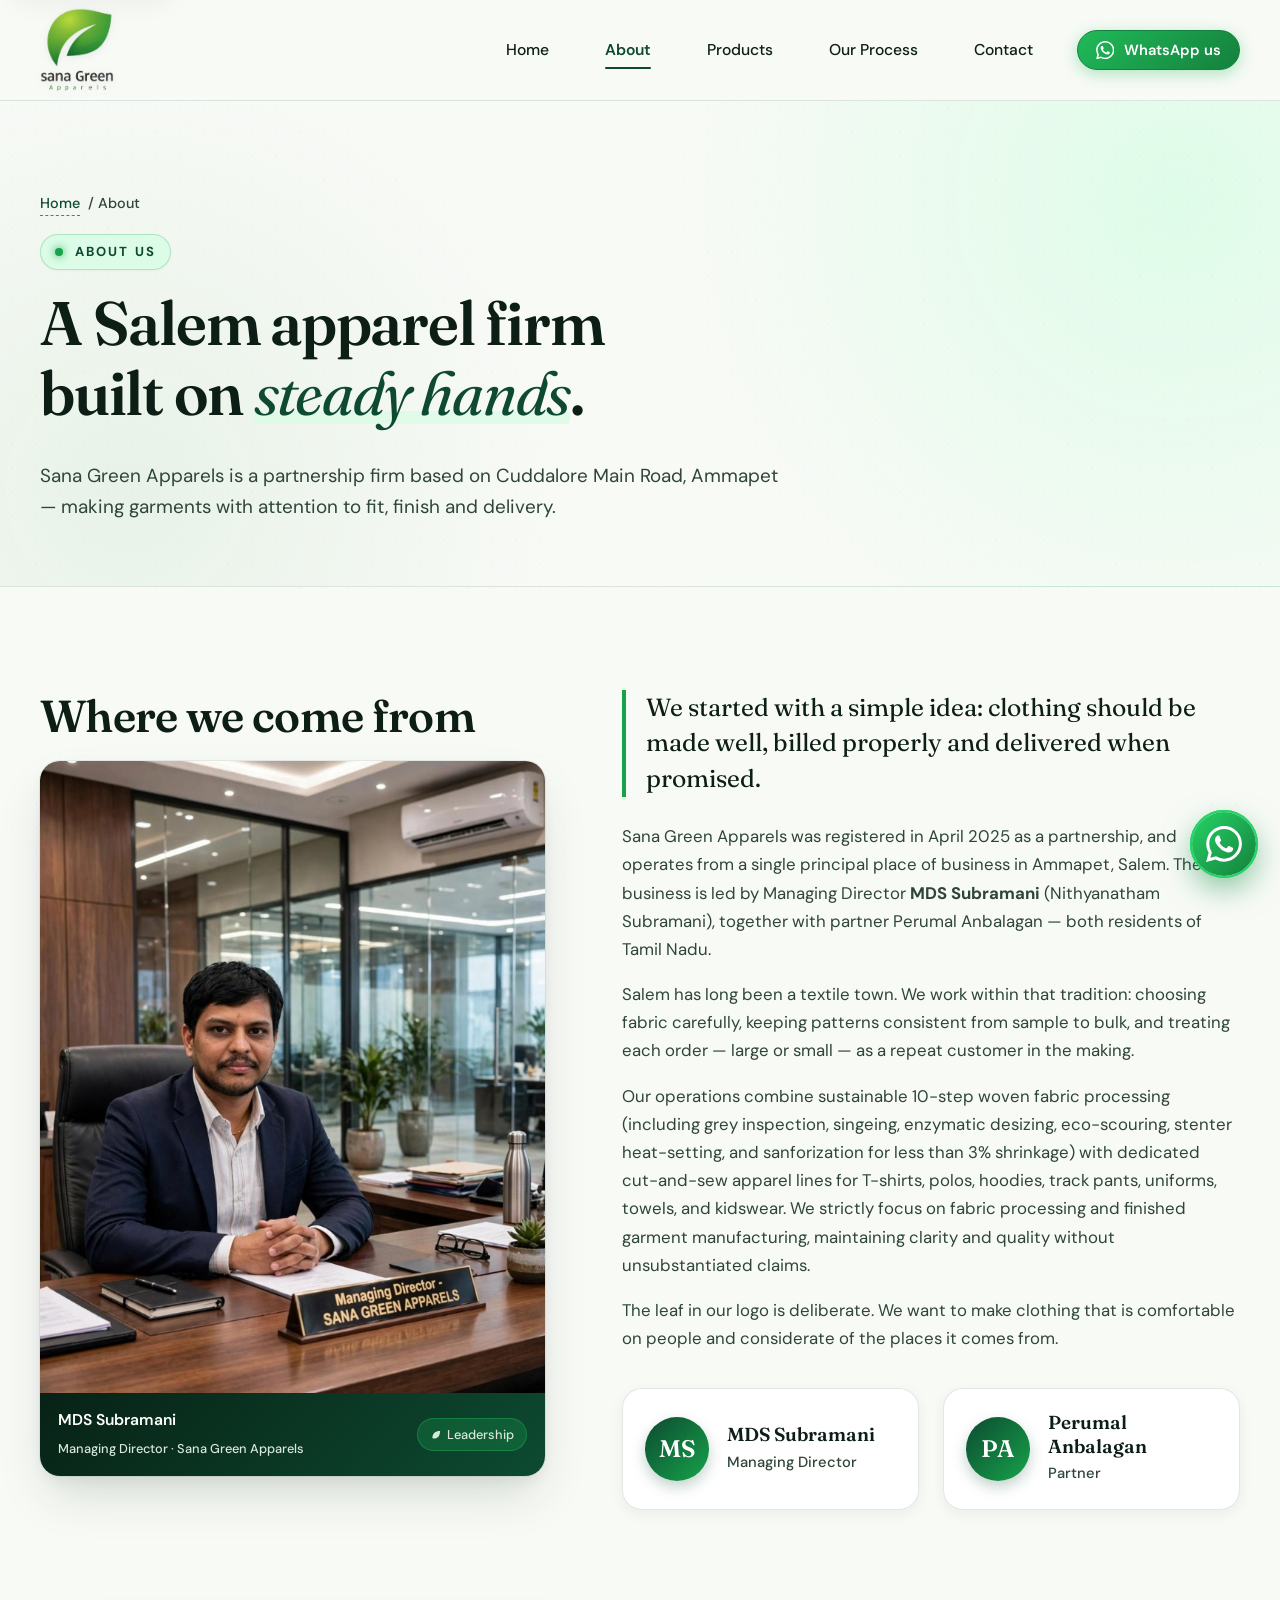
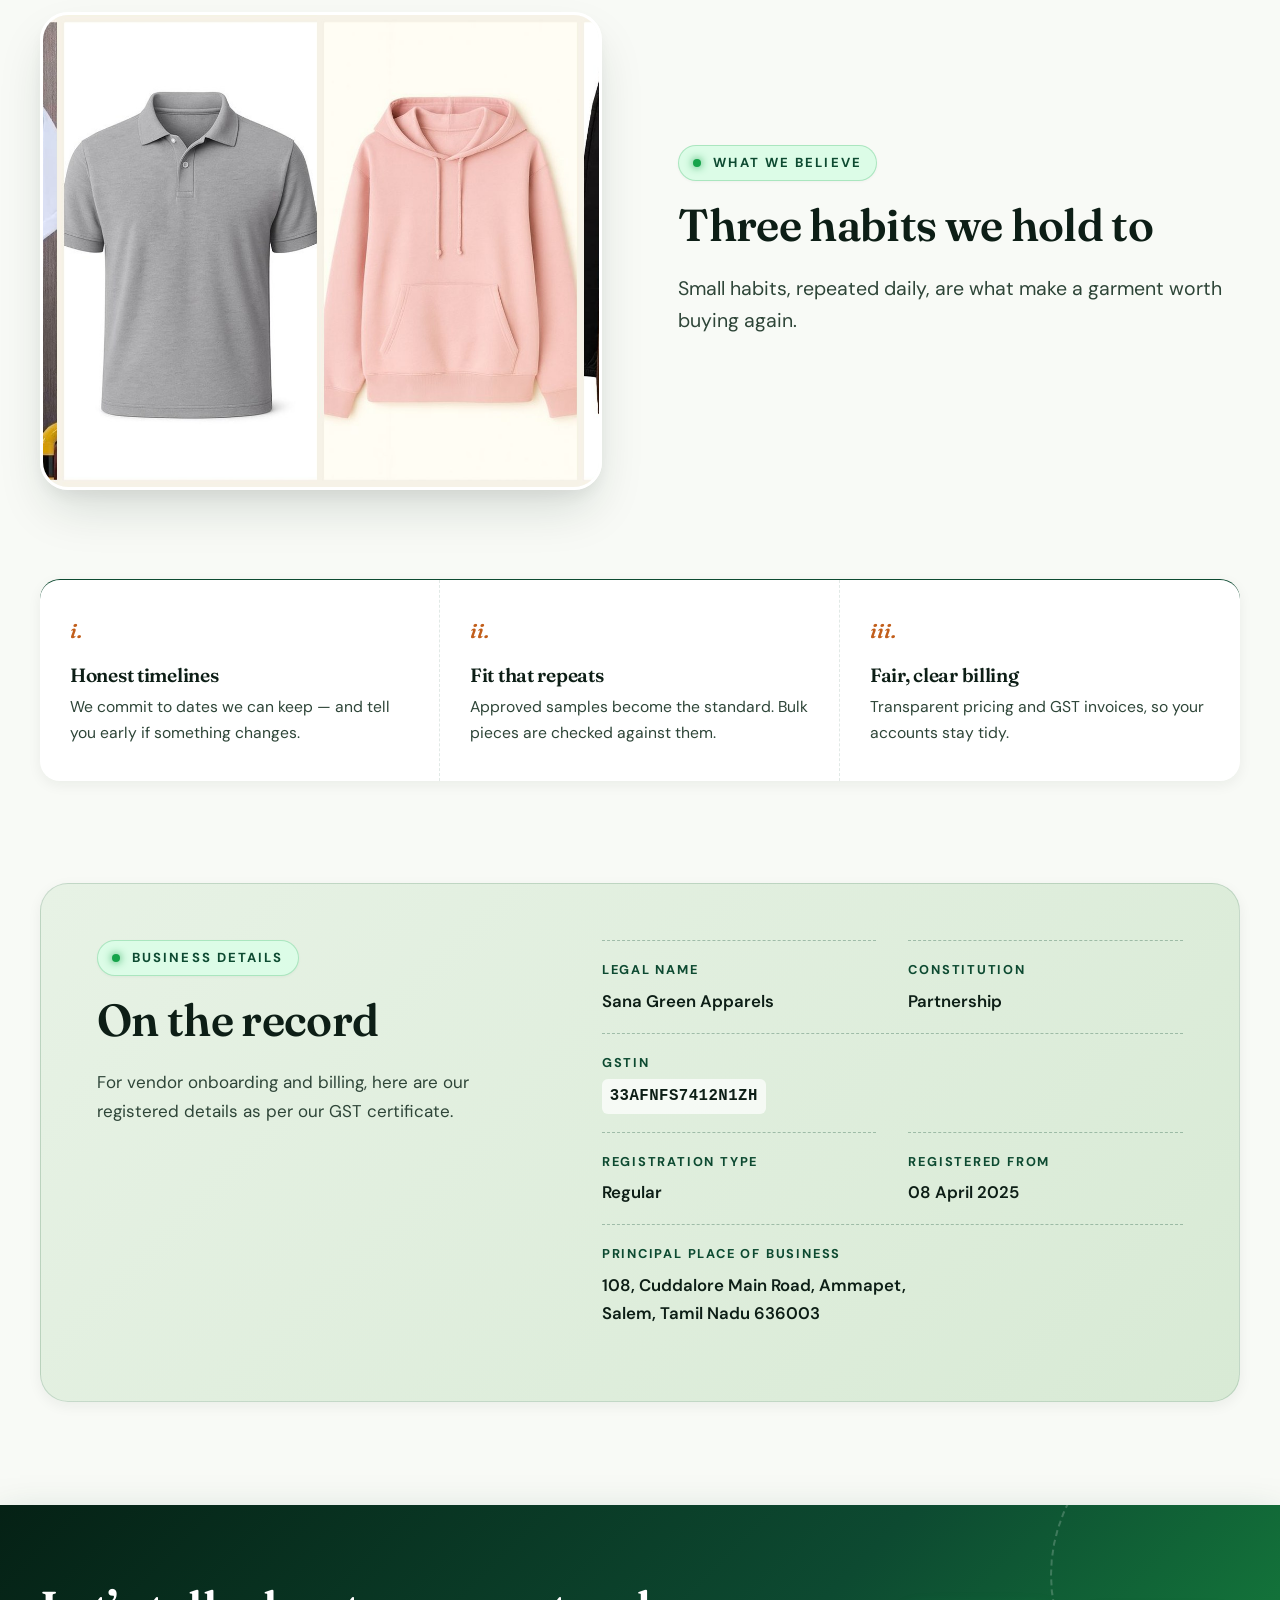
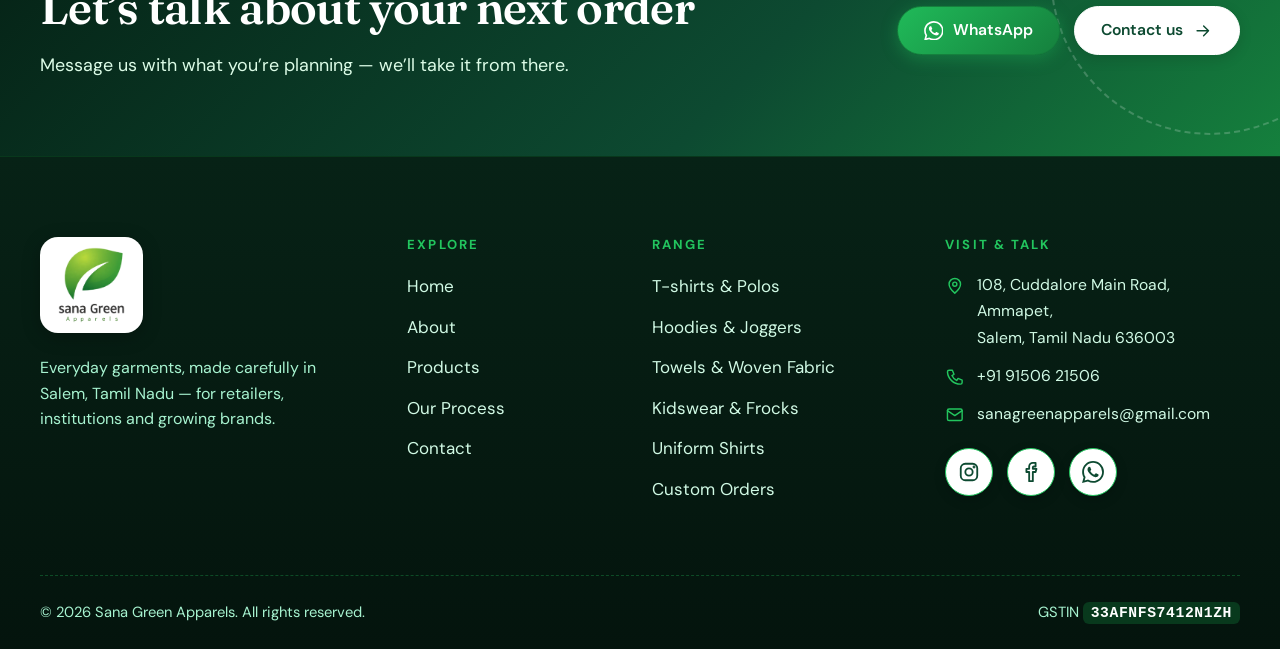
<file: about.html>
<!DOCTYPE html>
<html lang="en">
<head>
<meta charset="utf-8">
<meta name="viewport" content="width=device-width, initial-scale=1">
<title>About — Sana Green Apparels</title>
<meta name="description" content="Meet Sana Green Apparels, a partnership apparel firm in Ammapet, Salem, led by Nithyanatham Subramani and Perumal Anbalagan.">
<meta name="theme-color" content="#1f4d3a">
<meta property="og:title" content="About — Sana Green Apparels">
<meta property="og:description" content="Meet Sana Green Apparels, a partnership apparel firm in Ammapet, Salem, led by Nithyanatham Subramani and Perumal Anbalagan.">
<meta property="og:image" content="assets/logo.png">
<link rel="icon" type="image/png" href="assets/favicon.png">
<link rel="preconnect" href="https://fonts.googleapis.com">
<link rel="preconnect" href="https://fonts.gstatic.com" crossorigin>
<link href="https://fonts.googleapis.com/css2?family=DM+Sans:wght@400;500;600;700&family=Fraunces:ital,opsz,wght@0,9..144,400;0,9..144,500;0,9..144,600;1,9..144,400;1,9..144,500&display=swap" rel="stylesheet">
<link rel="stylesheet" href="assets/style.css?v=leader1">
<style>
/* Leadership Card Styles */
.story-sidebar {
  position: sticky;
  top: calc(var(--head) + 24px);
  align-self: start;
}
.leader-card {
  margin-top: 18px;
  border-radius: var(--radius);
  overflow: hidden;
  box-shadow: var(--shadow-lg), 0 0 0 1px rgba(13, 74, 49, 0.08);
  background: var(--paper-card);
  position: relative;
  transition: transform 0.35s var(--ease-spring), box-shadow 0.35s ease;
}
.leader-card:hover {
  transform: translateY(-4px);
  box-shadow: 0 24px 50px -6px rgba(13, 40, 28, 0.2), 0 0 0 1px rgba(13, 74, 49, 0.15);
}
.leader-img-wrap {
  width: 100%;
  aspect-ratio: 4 / 5;
  overflow: hidden;
  background: #f0f4ee;
}
.leader-img-wrap img {
  width: 100%;
  height: 100%;
  object-fit: cover;
  object-position: center 28%;
  display: block;
}
.leader-caption {
  padding: 14px 18px;
  background: linear-gradient(135deg, var(--forest-dark), var(--forest));
  color: #ffffff;
  display: flex;
  align-items: center;
  justify-content: space-between;
  gap: 12px;
}
.leader-caption b {
  font-size: 0.98rem;
  color: #ffffff;
  font-weight: 600;
  display: block;
}
.leader-caption span {
  font-size: 0.8rem;
  color: #d7e8db;
  font-weight: 500;
}
.leader-badge {
  display: inline-flex;
  align-items: center;
  gap: 6px;
  padding: 5px 12px;
  background: rgba(34, 197, 94, 0.2);
  border: 1px solid rgba(34, 197, 94, 0.35);
  border-radius: 999px;
  font-size: 0.76rem;
  color: var(--leaf-bright);
  font-weight: 600;
  flex-shrink: 0;
}
.leader-badge svg {
  width: 0.9em;
  height: 0.9em;
}
/* Navbar Link: No green background on click/active */
.nav a.link,
.nav a.link:hover,
.nav a.link:focus,
.nav a.link:active,
.nav a.link[aria-current="page"] {
  background: transparent !important;
  background-color: transparent !important;
}
.nav a.link[aria-current="page"] {
  color: var(--forest) !important;
  font-weight: 600 !important;
}
@media (max-width: 1080px) {
  .story {
    grid-template-columns: 1fr !important;
    gap: 36px !important;
  }
  .story-sidebar {
    position: static !important;
  }
}
</style>
</head>
<body>
<svg xmlns="http://www.w3.org/2000/svg" style="display:none" aria-hidden="true">
<symbol id="i-phone" viewBox="0 0 24 24"><path d="M5 4h4l2 5-2.5 1.5a11 11 0 0 0 6 6L16 14l5 2v3a2 2 0 0 1-2 2A16 16 0 0 1 3 6a2 2 0 0 1 2-2z"/></symbol>
<symbol id="i-mail" viewBox="0 0 24 24"><rect x="3" y="5" width="18" height="14" rx="2"/><path d="M3 7l9 6 9-6"/></symbol>
<symbol id="i-pin" viewBox="0 0 24 24"><path d="M12 21s-7-6.2-7-11a7 7 0 0 1 14 0c0 4.8-7 11-7 11z"/><circle cx="12" cy="10" r="2.5"/></symbol>
<symbol id="i-instagram" viewBox="0 0 24 24"><rect x="3" y="3" width="18" height="18" rx="5"/><circle cx="12" cy="12" r="4"/><circle cx="17.5" cy="6.5" r=".6"/></symbol>
<symbol id="i-facebook" viewBox="0 0 24 24"><path d="M14 8.5V7a1 1 0 0 1 1-1h2V2h-3a4 4 0 0 0-4 4v2.5H7V12h3v10h4V12h3l1-3.5z"/></symbol>
<symbol id="i-whatsapp" viewBox="0 0 24 24"><path fill="currentColor" stroke="none" d="M17.472 14.382c-.297-.149-1.758-.867-2.03-.967-.273-.099-.471-.148-.67.15-.197.297-.767.966-.94 1.164-.173.199-.347.223-.644.075-.297-.15-1.255-.463-2.39-1.475-.883-.788-1.48-1.761-1.653-2.059-.173-.297-.018-.458.13-.606.134-.133.298-.347.446-.52.149-.174.198-.298.298-.497.099-.198.05-.371-.025-.52-.075-.149-.669-1.612-.916-2.207-.242-.579-.487-.5-.669-.51-.173-.008-.371-.01-.57-.01-.198 0-.52.074-.792.372-.272.297-1.04 1.016-1.04 2.479 0 1.462 1.065 2.875 1.213 3.074.149.198 2.096 3.2 5.077 4.487.709.306 1.262.489 1.694.625.712.227 1.36.195 1.871.118.571-.085 1.758-.719 2.006-1.413.248-.694.248-1.289.173-1.413-.074-.124-.272-.198-.57-.347m-5.421 7.403h-.004a9.87 9.87 0 01-5.031-1.378l-.361-.214-3.741.982.998-3.648-.235-.374a9.86 9.86 0 01-1.51-5.26c.001-5.45 4.436-9.884 9.888-9.884 2.64 0 5.122 1.03 6.988 2.898a9.825 9.825 0 012.893 6.994c-.003 5.45-4.437 9.884-9.885 9.884m8.413-18.297A11.815 11.815 0 0012.05 0C5.495 0 .16 5.335.157 11.892c0 2.096.547 4.142 1.588 5.945L.057 24l6.305-1.654a11.882 11.882 0 005.683 1.448h.005c6.554 0 11.89-5.335 11.893-11.893a11.821 11.821 0 00-3.48-8.413z"/></symbol>
<symbol id="i-scissors" viewBox="0 0 24 24"><circle cx="6" cy="6" r="3"/><circle cx="6" cy="18" r="3"/><path d="M8.2 8.2L21 20M8.2 15.8L21 4"/></symbol>
<symbol id="i-ruler" viewBox="0 0 24 24"><path d="M3.5 16.5l13-13 4 4-13 13z"/><path d="M7 13l2 2M10 10l2 2M13 7l2 2"/></symbol>
<symbol id="i-shield" viewBox="0 0 24 24"><path d="M12 3l8 3v6c0 5-3.5 8-8 9-4.5-1-8-4-8-9V6z"/><path d="M8.5 12l2.5 2.5 4.5-5"/></symbol>
<symbol id="i-truck" viewBox="0 0 24 24"><path d="M2 6h12v11H2zM14 10h4l4 3.5V17h-8"/><circle cx="7" cy="18" r="2"/><circle cx="17.5" cy="18" r="2"/></symbol>
<symbol id="i-leaf" viewBox="0 0 24 24"><path d="M5 19C5 9 11 4 21 4c0 10-5 16-14 16"/><path d="M5 19c3-5 6-8 11-10"/></symbol>
<symbol id="i-layers" viewBox="0 0 24 24"><path d="M12 3l9 5-9 5-9-5z"/><path d="M3 13l9 5 9-5"/></symbol>
<symbol id="i-clock" viewBox="0 0 24 24"><circle cx="12" cy="12" r="9"/><path d="M12 7v5l3 2"/></symbol>
<symbol id="i-arrow" viewBox="0 0 24 24"><path d="M5 12h14M13 6l6 6-6 6"/></symbol>
<symbol id="i-menu" viewBox="0 0 24 24"><path d="M4 7h16M4 12h16M4 17h16"/></symbol>
<symbol id="i-x" viewBox="0 0 24 24"><path d="M6 6l12 12M18 6L6 18"/></symbol>
<symbol id="i-check" viewBox="0 0 24 24"><path d="M5 12.5l4.5 4.5L19 7.5"/></symbol>
<symbol id="i-file" viewBox="0 0 24 24"><path d="M7 3h7l5 5v13H7z"/><path d="M14 3v5h5M10 13h6M10 17h6"/></symbol>
<symbol id="i-users" viewBox="0 0 24 24"><circle cx="9" cy="8" r="3"/><path d="M3 20c0-3.3 2.7-6 6-6s6 2.7 6 6"/><circle cx="17" cy="9" r="2.5"/><path d="M17 14.5c2.5 0 4.5 2 4.5 4.5"/></symbol>
<symbol id="i-box" viewBox="0 0 24 24"><path d="M3 8l9-5 9 5v9l-9 5-9-5z"/><path d="M3 8l9 5 9-5M12 13v9"/></symbol>
<symbol id="i-drop" viewBox="0 0 24 24"><path d="M12 3s6 6.5 6 11a6 6 0 0 1-12 0c0-4.5 6-11 6-11z"/></symbol>
<symbol id="i-chat" viewBox="0 0 24 24"><path d="M4 5h16v11H9l-5 4z"/></symbol>
<symbol id="i-needle" viewBox="0 0 24 24"><path d="M20 4L8 16"/><path d="M8 16c-2 2-4 1-4 4 3 0 2-2 4-4z"/><path d="M17 3.5l3.5 3.5"/></symbol>
</svg>
<a class="skip" href="#main">Skip to content</a>
<header class="site-header">
  <div class="wrap head-row">
    <a class="brand" href="index.html" aria-label="Sana Green Apparels — home"><img src="assets/logo.png" alt="Sana Green Apparels" width="719" height="819"></a>
    <button class="menu-btn" aria-label="Menu" aria-expanded="false" aria-controls="site-nav"><svg class="icon " aria-hidden="true"><use href="#i-menu"/></svg></button>
    <nav class="nav" id="site-nav" aria-label="Main">
      <a class="link" href="index.html">Home</a><a class="link" href="about.html" aria-current="page">About</a><a class="link" href="products.html">Products</a><a class="link" href="process.html">Our Process</a><a class="link" href="contact.html">Contact</a>
      <a class="btn wa sm" href="https://wa.me/919150621506?text=Hello%20Sana%20Green%20Apparels%2C%20I%20would%20like%20to%20know%20more%20about%20your%20garments." target="_blank" rel="noopener"><svg class="icon fill" aria-hidden="true"><use href="#i-whatsapp"/></svg> WhatsApp us</a>
    </nav>
  </div>
</header>
<main id="main">

<section class="page-hero">
  <div class="wrap">
    <div class="crumbs"><a href="index.html">Home</a> / About</div>
    <span class="eyebrow">About us</span>
    <h1>A Salem apparel firm built on <em class="accent">steady hands</em>.</h1>
    <p class="lede">Sana Green Apparels is a partnership firm based on Cuddalore Main Road, Ammapet &mdash; making garments with attention to fit, finish and delivery.</p>
  </div>
</section>

<section class="pad">
  <div class="wrap story">
    <div class="reveal story-sidebar">
      <h2>Where we come from</h2>
      <div class="leader-card">
        <div class="leader-img-wrap">
          <img src="assets/managing-director.jpg?v=mds2" alt="MDS Subramani — Managing Director, Sana Green Apparels" width="682" height="1024" loading="lazy">
        </div>
        <div class="leader-caption">
          <div>
            <b>MDS Subramani</b>
            <span>Managing Director &middot; Sana Green Apparels</span>
          </div>
          <span class="leader-badge">
            <svg class="icon fill" aria-hidden="true"><use href="#i-leaf"/></svg>
            Leadership
          </span>
        </div>
      </div>
    </div>
    <div class="reveal">
      <p class="big">We started with a simple idea: clothing should be made well, billed properly and delivered when promised.</p>
      <p>Sana Green Apparels was registered in April 2025 as a partnership, and operates from a single principal place of business in Ammapet, Salem. The business is led by Managing Director <strong>MDS Subramani</strong> (Nithyanatham Subramani), together with partner Perumal Anbalagan &mdash; both residents of Tamil Nadu.</p>
      <p>Salem has long been a textile town. We work within that tradition: choosing fabric carefully, keeping patterns consistent from sample to bulk, and treating each order &mdash; large or small &mdash; as a repeat customer in the making.</p>
      <p>Our operations combine sustainable 10-step woven fabric processing (including grey inspection, singeing, enzymatic desizing, eco-scouring, stenter heat-setting, and sanforization for less than 3% shrinkage) with dedicated cut-and-sew apparel lines for T-shirts, polos, hoodies, track pants, uniforms, towels, and kidswear. We strictly focus on fabric processing and finished garment manufacturing, maintaining clarity and quality without unsubstantiated claims.</p>
      <p>The leaf in our logo is deliberate. We want to make clothing that is comfortable on people and considerate of the places it comes from.</p>
      <div class="partners">
        <div class="partner"><span class="mono">MS</span><div><b>MDS Subramani</b><span>Managing Director</span></div></div>
        <div class="partner"><span class="mono">PA</span><div><b>Perumal Anbalagan</b><span>Partner</span></div></div>
      </div>
    </div>
  </div>
</section>

<section class="pad" style="padding-top:0">
  <div class="wrap">
    <div class="split" style="margin-bottom:clamp(56px,7vw,96px)">
      <div class="media reveal"><img src="assets/range-banner.jpg" alt="T-shirt, polo, hoodie and joggers from our range" loading="lazy" width="1500" height="900"></div>
      <div class="reveal">
        <span class="eyebrow">What we believe</span>
        <h2>Three habits we hold to</h2>
        <p class="lede">Small habits, repeated daily, are what make a garment worth buying again.</p>
      </div>
    </div>
    <div class="values reveal">
      <div class="value"><span class="num">i.</span><h3>Honest timelines</h3><p>We commit to dates we can keep &mdash; and tell you early if something changes.</p></div>
      <div class="value"><span class="num">ii.</span><h3>Fit that repeats</h3><p>Approved samples become the standard. Bulk pieces are checked against them.</p></div>
      <div class="value"><span class="num">iii.</span><h3>Fair, clear billing</h3><p>Transparent pricing and GST invoices, so your accounts stay tidy.</p></div>
    </div>
  </div>
</section>

<section class="pad" style="padding-top:0">
  <div class="wrap">
    <div class="facts reveal">
      <div>
        <span class="eyebrow">Business details</span>
        <h2>On the record</h2>
        <p style="color:var(--ink-soft)">For vendor onboarding and billing, here are our registered details as per our GST certificate.</p>
      </div>
      <dl>
        <div><dt>Legal name</dt><dd>Sana Green Apparels</dd></div>
        <div><dt>Constitution</dt><dd>Partnership</dd></div>
        <div style="grid-column:1/-1"><dt>GSTIN</dt><dd class="mono">33AFNFS7412N1ZH</dd></div>
        <div><dt>Registration type</dt><dd>Regular</dd></div>
        <div><dt>Registered from</dt><dd>08 April 2025</dd></div>
        <div style="grid-column:1/-1"><dt>Principal place of business</dt><dd>108, Cuddalore Main Road, Ammapet,<br>Salem, Tamil Nadu 636003</dd></div>
      </dl>
    </div>
  </div>
</section>

<section class="band" style="padding-block:clamp(48px,6vw,80px)">
  <div class="wrap">
    <div><h2>Let&rsquo;s talk about your next order</h2><p>Message us with what you&rsquo;re planning &mdash; we&rsquo;ll take it from there.</p></div>
    <div class="btns">
      <a class="btn wa" href="https://wa.me/919150621506?text=Hello%20Sana%20Green%20Apparels%2C%20I%20would%20like%20to%20know%20more%20about%20your%20garments." target="_blank" rel="noopener"><svg class="icon fill" aria-hidden="true"><use href="#i-whatsapp"/></svg> WhatsApp</a>
      <a class="btn light" href="contact.html">Contact us <svg class="icon " aria-hidden="true"><use href="#i-arrow"/></svg></a>
    </div>
  </div>
</section>

</main>
<footer class="site-footer">
  <div class="wrap foot-grid">
    <div class="foot-brand">
      <a href="index.html" aria-label="Sana Green Apparels — home"><img src="assets/logo.png" alt="Sana Green Apparels" width="719" height="819"></a>
      <p>Everyday garments, made carefully in Salem, Tamil Nadu — for retailers, institutions and growing brands.</p>
    </div>
    <div>
      <h4>Explore</h4>
      <ul><li><a href="index.html">Home</a></li><li><a href="about.html">About</a></li><li><a href="products.html">Products</a></li><li><a href="process.html">Our Process</a></li><li><a href="contact.html">Contact</a></li></ul>
    </div>
    <div>
      <h4>Range</h4>
      <ul>
        <li><a href="products.html?category=tshirts">T-shirts &amp; Polos</a></li>
        <li><a href="products.html?category=hoodies">Hoodies &amp; Joggers</a></li>
        <li><a href="products.html?category=towels">Towels &amp; Woven Fabric</a></li>
        <li><a href="products.html?category=kidswear">Kidswear &amp; Frocks</a></li>
        <li><a href="products.html?category=uniforms">Uniform Shirts</a></li>
        <li><a href="products.html?category=custom">Custom Orders</a></li>
      </ul>
    </div>
    <div>
      <h4>Visit &amp; talk</h4>
      <ul class="foot-contact">
        <li><svg class="icon " aria-hidden="true"><use href="#i-pin"/></svg><span>108, Cuddalore Main Road, Ammapet,<br>Salem, Tamil Nadu 636003</span></li>
        <li><svg class="icon " aria-hidden="true"><use href="#i-phone"/></svg><a href="tel:+919150621506">+91 91506 21506</a></li>
        <li><svg class="icon " aria-hidden="true"><use href="#i-mail"/></svg><a href="mailto:sanagreenapparels@gmail.com">sanagreenapparels@gmail.com</a></li>
      </ul>
      <div class="socials" style="margin-top:20px">
        <a href="https://www.instagram.com/sanagreenapparels?exln=cThrbHlrZ3FtZDhp" target="_blank" rel="noopener" aria-label="Instagram"><svg class="icon " aria-hidden="true"><use href="#i-instagram"/></svg></a>
        <a href="https://www.facebook.com/share/1e7Pn9Arrn/?mibextid=wwXIfr" target="_blank" rel="noopener" aria-label="Facebook"><svg class="icon " aria-hidden="true"><use href="#i-facebook"/></svg></a>
        <a href="https://wa.me/919150621506?text=Hello%20Sana%20Green%20Apparels%2C%20I%20would%20like%20to%20know%20more%20about%20your%20garments." target="_blank" rel="noopener" aria-label="WhatsApp"><svg class="icon fill" aria-hidden="true"><use href="#i-whatsapp"/></svg></a>
      </div>
    </div>
  </div>
  <div class="wrap foot-bar">
    <span>&copy; <span id="year">2026</span> Sana Green Apparels. All rights reserved.</span>
    <span>GSTIN <b>33AFNFS7412N1ZH</b></span>
  </div>
</footer>
<a class="wa-float" href="https://wa.me/919150621506?text=Hello%20Sana%20Green%20Apparels%2C%20I%20would%20like%20to%20know%20more%20about%20your%20garments." target="_blank" rel="noopener" aria-label="Chat with us on WhatsApp">
  <svg class="icon fill" aria-hidden="true"><use href="#i-whatsapp"/></svg><span class="lbl">Chat with us on WhatsApp</span>
</a>
<script src="assets/main.js"></script>
</body>
</html>
</file>
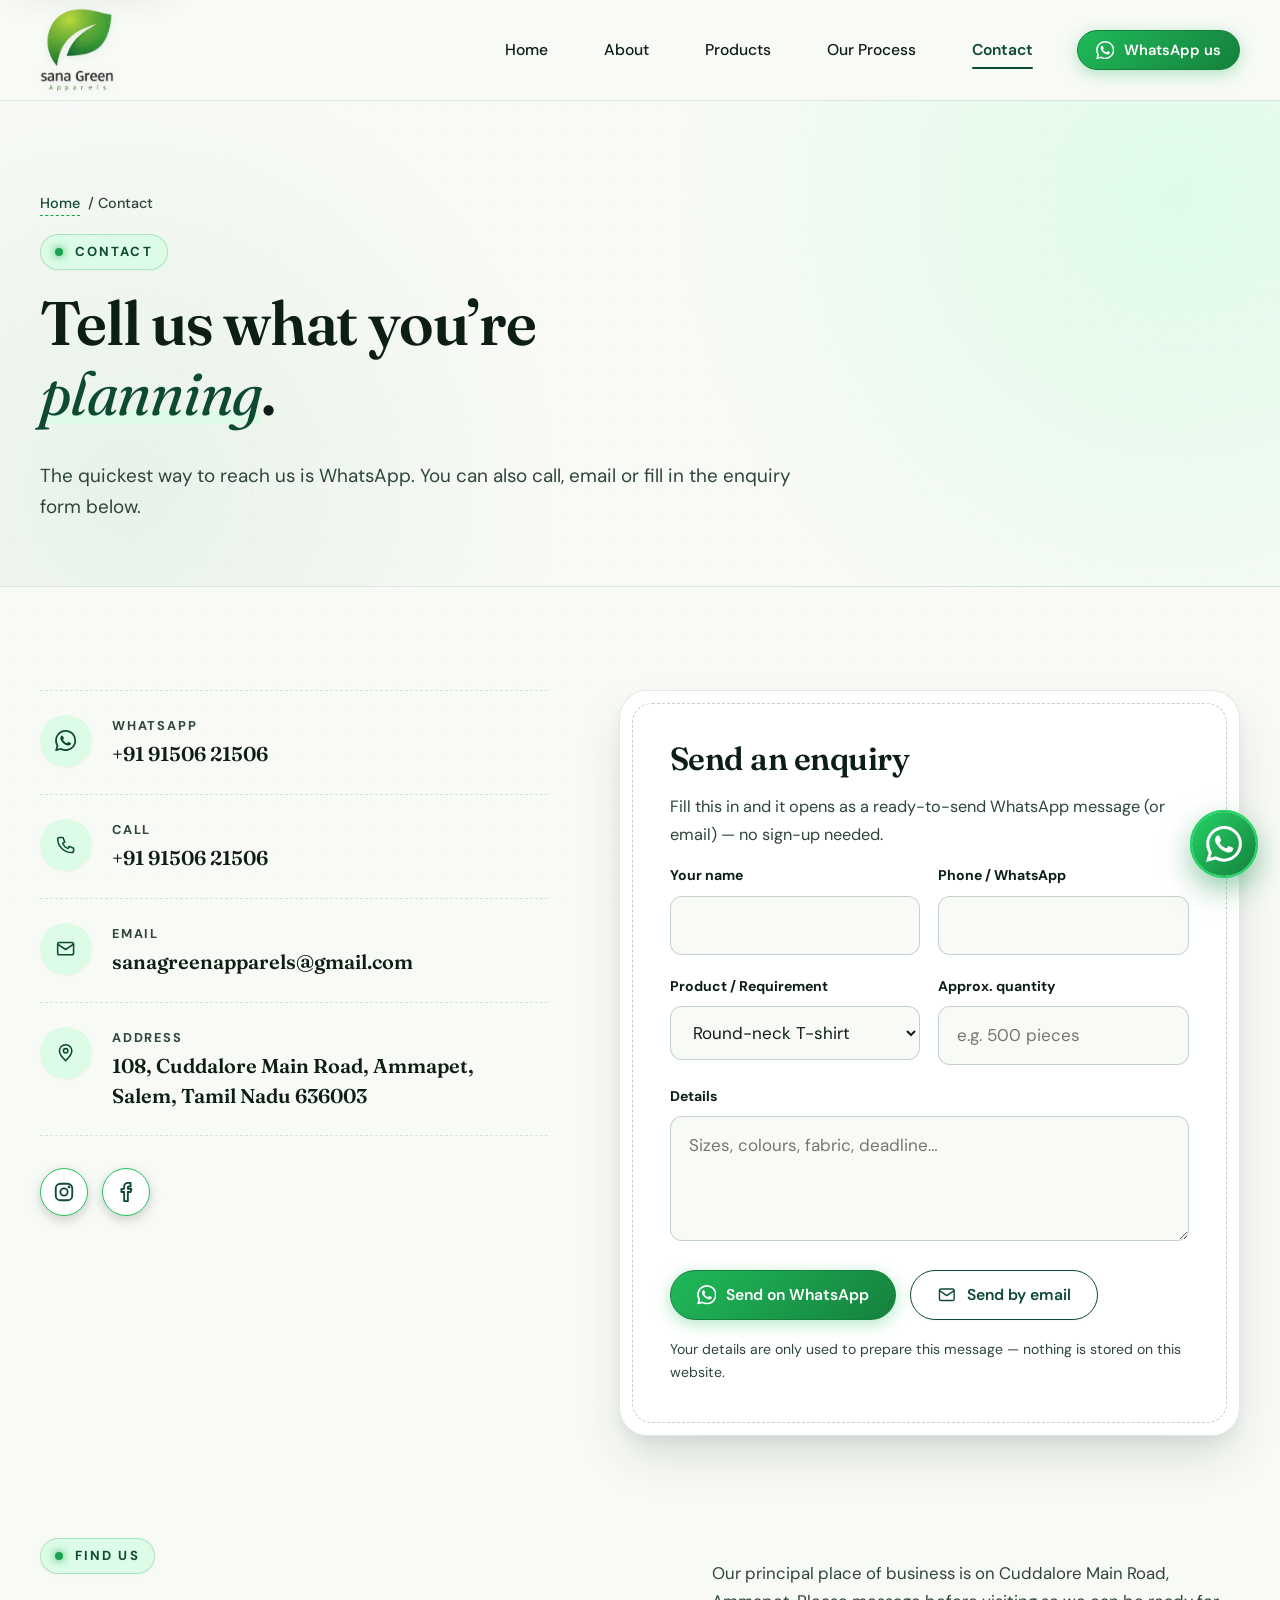
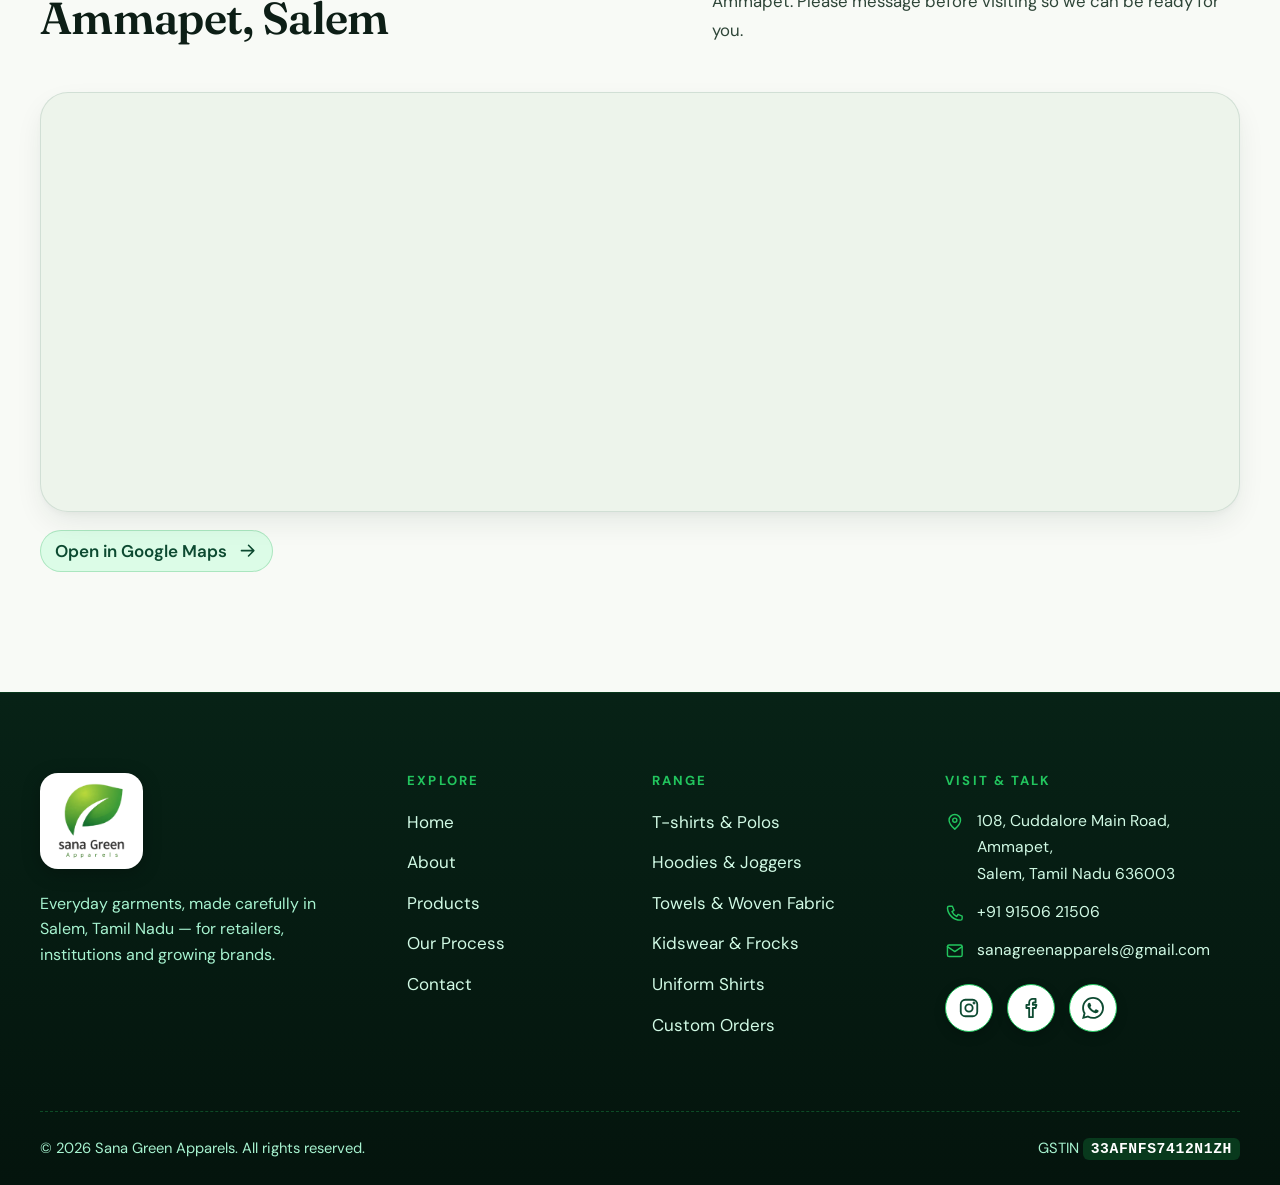
<file: contact.html>
<!DOCTYPE html>
<html lang="en">
<head>
<meta charset="utf-8">
<meta name="viewport" content="width=device-width, initial-scale=1">
<title>Contact — Sana Green Apparels</title>
<meta name="description" content="Contact Sana Green Apparels, 108 Cuddalore Main Road, Ammapet, Salem 636003. WhatsApp +91 91506 21506.">
<meta name="theme-color" content="#1f4d3a">
<meta property="og:title" content="Contact — Sana Green Apparels">
<meta property="og:description" content="Contact Sana Green Apparels, 108 Cuddalore Main Road, Ammapet, Salem 636003. WhatsApp +91 91506 21506.">
<meta property="og:image" content="assets/logo.png">
<link rel="icon" type="image/png" href="assets/favicon.png">
<link rel="preconnect" href="https://fonts.googleapis.com">
<link rel="preconnect" href="https://fonts.gstatic.com" crossorigin>
<link href="https://fonts.googleapis.com/css2?family=DM+Sans:wght@400;500;600;700&family=Fraunces:ital,opsz,wght@0,9..144,400;0,9..144,500;0,9..144,600;1,9..144,400;1,9..144,500&display=swap" rel="stylesheet">
<link rel="stylesheet" href="assets/style.css?v=mobile1">
</head>
<body>
<svg xmlns="http://www.w3.org/2000/svg" style="display:none" aria-hidden="true">
<symbol id="i-phone" viewBox="0 0 24 24"><path d="M5 4h4l2 5-2.5 1.5a11 11 0 0 0 6 6L16 14l5 2v3a2 2 0 0 1-2 2A16 16 0 0 1 3 6a2 2 0 0 1 2-2z"/></symbol>
<symbol id="i-mail" viewBox="0 0 24 24"><rect x="3" y="5" width="18" height="14" rx="2"/><path d="M3 7l9 6 9-6"/></symbol>
<symbol id="i-pin" viewBox="0 0 24 24"><path d="M12 21s-7-6.2-7-11a7 7 0 0 1 14 0c0 4.8-7 11-7 11z"/><circle cx="12" cy="10" r="2.5"/></symbol>
<symbol id="i-instagram" viewBox="0 0 24 24"><rect x="3" y="3" width="18" height="18" rx="5"/><circle cx="12" cy="12" r="4"/><circle cx="17.5" cy="6.5" r=".6"/></symbol>
<symbol id="i-facebook" viewBox="0 0 24 24"><path d="M14 8.5V7a1 1 0 0 1 1-1h2V2h-3a4 4 0 0 0-4 4v2.5H7V12h3v10h4V12h3l1-3.5z"/></symbol>
<symbol id="i-whatsapp" viewBox="0 0 24 24"><path fill="currentColor" stroke="none" d="M17.472 14.382c-.297-.149-1.758-.867-2.03-.967-.273-.099-.471-.148-.67.15-.197.297-.767.966-.94 1.164-.173.199-.347.223-.644.075-.297-.15-1.255-.463-2.39-1.475-.883-.788-1.48-1.761-1.653-2.059-.173-.297-.018-.458.13-.606.134-.133.298-.347.446-.52.149-.174.198-.298.298-.497.099-.198.05-.371-.025-.52-.075-.149-.669-1.612-.916-2.207-.242-.579-.487-.5-.669-.51-.173-.008-.371-.01-.57-.01-.198 0-.52.074-.792.372-.272.297-1.04 1.016-1.04 2.479 0 1.462 1.065 2.875 1.213 3.074.149.198 2.096 3.2 5.077 4.487.709.306 1.262.489 1.694.625.712.227 1.36.195 1.871.118.571-.085 1.758-.719 2.006-1.413.248-.694.248-1.289.173-1.413-.074-.124-.272-.198-.57-.347m-5.421 7.403h-.004a9.87 9.87 0 01-5.031-1.378l-.361-.214-3.741.982.998-3.648-.235-.374a9.86 9.86 0 01-1.51-5.26c.001-5.45 4.436-9.884 9.888-9.884 2.64 0 5.122 1.03 6.988 2.898a9.825 9.825 0 012.893 6.994c-.003 5.45-4.437 9.884-9.885 9.884m8.413-18.297A11.815 11.815 0 0012.05 0C5.495 0 .16 5.335.157 11.892c0 2.096.547 4.142 1.588 5.945L.057 24l6.305-1.654a11.882 11.882 0 005.683 1.448h.005c6.554 0 11.89-5.335 11.893-11.893a11.821 11.821 0 00-3.48-8.413z"/></symbol>
<symbol id="i-scissors" viewBox="0 0 24 24"><circle cx="6" cy="6" r="3"/><circle cx="6" cy="18" r="3"/><path d="M8.2 8.2L21 20M8.2 15.8L21 4"/></symbol>
<symbol id="i-ruler" viewBox="0 0 24 24"><path d="M3.5 16.5l13-13 4 4-13 13z"/><path d="M7 13l2 2M10 10l2 2M13 7l2 2"/></symbol>
<symbol id="i-shield" viewBox="0 0 24 24"><path d="M12 3l8 3v6c0 5-3.5 8-8 9-4.5-1-8-4-8-9V6z"/><path d="M8.5 12l2.5 2.5 4.5-5"/></symbol>
<symbol id="i-truck" viewBox="0 0 24 24"><path d="M2 6h12v11H2zM14 10h4l4 3.5V17h-8"/><circle cx="7" cy="18" r="2"/><circle cx="17.5" cy="18" r="2"/></symbol>
<symbol id="i-leaf" viewBox="0 0 24 24"><path d="M5 19C5 9 11 4 21 4c0 10-5 16-14 16"/><path d="M5 19c3-5 6-8 11-10"/></symbol>
<symbol id="i-layers" viewBox="0 0 24 24"><path d="M12 3l9 5-9 5-9-5z"/><path d="M3 13l9 5 9-5"/></symbol>
<symbol id="i-clock" viewBox="0 0 24 24"><circle cx="12" cy="12" r="9"/><path d="M12 7v5l3 2"/></symbol>
<symbol id="i-arrow" viewBox="0 0 24 24"><path d="M5 12h14M13 6l6 6-6 6"/></symbol>
<symbol id="i-menu" viewBox="0 0 24 24"><path d="M4 7h16M4 12h16M4 17h16"/></symbol>
<symbol id="i-x" viewBox="0 0 24 24"><path d="M6 6l12 12M18 6L6 18"/></symbol>
<symbol id="i-check" viewBox="0 0 24 24"><path d="M5 12.5l4.5 4.5L19 7.5"/></symbol>
<symbol id="i-file" viewBox="0 0 24 24"><path d="M7 3h7l5 5v13H7z"/><path d="M14 3v5h5M10 13h6M10 17h6"/></symbol>
<symbol id="i-users" viewBox="0 0 24 24"><circle cx="9" cy="8" r="3"/><path d="M3 20c0-3.3 2.7-6 6-6s6 2.7 6 6"/><circle cx="17" cy="9" r="2.5"/><path d="M17 14.5c2.5 0 4.5 2 4.5 4.5"/></symbol>
<symbol id="i-box" viewBox="0 0 24 24"><path d="M3 8l9-5 9 5v9l-9 5-9-5z"/><path d="M3 8l9 5 9-5M12 13v9"/></symbol>
<symbol id="i-drop" viewBox="0 0 24 24"><path d="M12 3s6 6.5 6 11a6 6 0 0 1-12 0c0-4.5 6-11 6-11z"/></symbol>
<symbol id="i-chat" viewBox="0 0 24 24"><path d="M4 5h16v11H9l-5 4z"/></symbol>
<symbol id="i-needle" viewBox="0 0 24 24"><path d="M20 4L8 16"/><path d="M8 16c-2 2-4 1-4 4 3 0 2-2 4-4z"/><path d="M17 3.5l3.5 3.5"/></symbol>
</svg>
<a class="skip" href="#main">Skip to content</a>
<header class="site-header">
  <div class="wrap head-row">
    <a class="brand" href="index.html" aria-label="Sana Green Apparels — home"><img src="assets/logo.png" alt="Sana Green Apparels" width="719" height="819"></a>
    <button class="menu-btn" aria-label="Menu" aria-expanded="false" aria-controls="site-nav"><svg class="icon " aria-hidden="true"><use href="#i-menu"/></svg></button>
    <nav class="nav" id="site-nav" aria-label="Main">
      <a class="link" href="index.html">Home</a><a class="link" href="about.html">About</a><a class="link" href="products.html">Products</a><a class="link" href="process.html">Our Process</a><a class="link" href="contact.html" aria-current="page">Contact</a>
      <a class="btn wa sm" href="https://wa.me/919150621506?text=Hello%20Sana%20Green%20Apparels%2C%20I%20would%20like%20to%20know%20more%20about%20your%20garments." target="_blank" rel="noopener"><svg class="icon fill" aria-hidden="true"><use href="#i-whatsapp"/></svg> WhatsApp us</a>
    </nav>
  </div>
</header>
<main id="main">

<section class="page-hero">
  <div class="wrap">
    <div class="crumbs"><a href="index.html">Home</a> / Contact</div>
    <span class="eyebrow">Contact</span>
    <h1>Tell us what you&rsquo;re <em class="accent">planning</em>.</h1>
    <p class="lede">The quickest way to reach us is WhatsApp. You can also call, email or fill in the enquiry form below.</p>
  </div>
</section>

<section class="pad">
  <div class="wrap contact-grid">
    <div class="reveal">
      <div class="reach">
        <a href="https://wa.me/919150621506?text=Hello%20Sana%20Green%20Apparels%2C%20I%20would%20like%20to%20know%20more%20about%20your%20garments." target="_blank" rel="noopener"><span class="ic"><svg class="icon fill" aria-hidden="true"><use href="#i-whatsapp"/></svg></span><div><small>WhatsApp</small><b>+91 91506 21506</b></div></a>
        <a href="tel:+919150621506"><span class="ic"><svg class="icon " aria-hidden="true"><use href="#i-phone"/></svg></span><div><small>Call</small><b>+91 91506 21506</b></div></a>
        <a href="mailto:sanagreenapparels@gmail.com"><span class="ic"><svg class="icon " aria-hidden="true"><use href="#i-mail"/></svg></span><div><small>Email</small><b>sanagreenapparels@gmail.com</b></div></a>
        <div class="row"><span class="ic"><svg class="icon " aria-hidden="true"><use href="#i-pin"/></svg></span><div><small>Address</small><b>108, Cuddalore Main Road, Ammapet,<br>Salem, Tamil Nadu 636003</b></div></div>
      </div>
      <div class="socials">
        <a href="https://www.instagram.com/sanagreenapparels?exln=cThrbHlrZ3FtZDhp" target="_blank" rel="noopener" aria-label="Instagram"><svg class="icon " aria-hidden="true"><use href="#i-instagram"/></svg></a>
        <a href="https://www.facebook.com/share/1e7Pn9Arrn/?mibextid=wwXIfr" target="_blank" rel="noopener" aria-label="Facebook"><svg class="icon " aria-hidden="true"><use href="#i-facebook"/></svg></a>
      </div>
    </div>

    <div class="form-card reveal">
      <h2>Send an enquiry</h2>
      <p>Fill this in and it opens as a ready-to-send WhatsApp message (or email) &mdash; no sign-up needed.</p>
      <form id="enquiry-form" novalidate>
        <div class="two">
          <div class="field"><label for="f-name">Your name</label><input id="f-name" name="name" type="text" autocomplete="name" required></div>
          <div class="field"><label for="f-phone">Phone / WhatsApp</label><input id="f-phone" name="phone" type="tel" autocomplete="tel" required></div>
        </div>
        <div class="two">
          <div class="field"><label for="f-product">Product / Requirement</label>
            <select id="f-product" name="product">
              <option>Round-neck T-shirt</option>
              <option>Polo T-Shirt</option>
              <option>Track Pants</option>
              <option>Hoodie &amp; Sweatshirt</option>
              <option>Corporate / School Uniform</option>
              <option>Woven Cotton Towels</option>
              <option>Kidswear Set</option>
              <option>Kids Frock</option>
              <option>Net Garments &amp; Mesh Wear</option>
              <option>Short Tops</option>
              <option>Joggers</option>
              <option>10-Step Woven Fabric Processing</option>
              <option>Customised Garment Order</option>
            </select></div>
          <div class="field"><label for="f-qty">Approx. quantity</label><input id="f-qty" name="qty" type="text" placeholder="e.g. 500 pieces"></div>
        </div>
        <div class="field"><label for="f-msg">Details</label><textarea id="f-msg" name="message" placeholder="Sizes, colours, fabric, deadline&hellip;"></textarea></div>
        <div class="form-actions">
          <button class="btn wa" type="submit"><svg class="icon fill" aria-hidden="true"><use href="#i-whatsapp"/></svg> Send on WhatsApp</button>
          <button class="btn ghost" type="button" id="send-mail"><svg class="icon " aria-hidden="true"><use href="#i-mail"/></svg> Send by email</button>
        </div>
        <p class="fine">Your details are only used to prepare this message &mdash; nothing is stored on this website.</p>
      </form>
    </div>
  </div>
</section>

<section class="pad" style="padding-top:0">
  <div class="wrap">
    <div class="sec-head reveal"><div><span class="eyebrow">Find us</span><h2>Ammapet, Salem</h2></div><p>Our principal place of business is on Cuddalore Main Road, Ammapet. Please message before visiting so we can be ready for you.</p></div>
    <div class="map reveal"><iframe title="Map showing Sana Green Apparels, Ammapet, Salem" src="https://www.google.com/maps?q=108+Cuddalore+Main+Road+Ammapet+Salem+636003&amp;output=embed" loading="lazy" referrerpolicy="no-referrer-when-downgrade" allowfullscreen></iframe></div>
    <p style="margin-top:18px"><a class="link-arrow" href="https://www.google.com/maps/search/?api=1&amp;query=108+Cuddalore+Main+Road+Ammapet+Salem+636003" target="_blank" rel="noopener">Open in Google Maps <svg class="icon " aria-hidden="true"><use href="#i-arrow"/></svg></a></p>
  </div>
</section>

</main>
<footer class="site-footer">
  <div class="wrap foot-grid">
    <div class="foot-brand">
      <a href="index.html" aria-label="Sana Green Apparels — home"><img src="assets/logo.png" alt="Sana Green Apparels" width="719" height="819"></a>
      <p>Everyday garments, made carefully in Salem, Tamil Nadu — for retailers, institutions and growing brands.</p>
    </div>
    <div>
      <h4>Explore</h4>
      <ul><li><a href="index.html">Home</a></li><li><a href="about.html">About</a></li><li><a href="products.html">Products</a></li><li><a href="process.html">Our Process</a></li><li><a href="contact.html">Contact</a></li></ul>
    </div>
    <div>
      <h4>Range</h4>
      <ul>
        <li><a href="products.html?category=tshirts">T-shirts &amp; Polos</a></li>
        <li><a href="products.html?category=hoodies">Hoodies &amp; Joggers</a></li>
        <li><a href="products.html?category=towels">Towels &amp; Woven Fabric</a></li>
        <li><a href="products.html?category=kidswear">Kidswear &amp; Frocks</a></li>
        <li><a href="products.html?category=uniforms">Uniform Shirts</a></li>
        <li><a href="products.html?category=custom">Custom Orders</a></li>
      </ul>
    </div>
    <div>
      <h4>Visit &amp; talk</h4>
      <ul class="foot-contact">
        <li><svg class="icon " aria-hidden="true"><use href="#i-pin"/></svg><span>108, Cuddalore Main Road, Ammapet,<br>Salem, Tamil Nadu 636003</span></li>
        <li><svg class="icon " aria-hidden="true"><use href="#i-phone"/></svg><a href="tel:+919150621506">+91 91506 21506</a></li>
        <li><svg class="icon " aria-hidden="true"><use href="#i-mail"/></svg><a href="mailto:sanagreenapparels@gmail.com">sanagreenapparels@gmail.com</a></li>
      </ul>
      <div class="socials" style="margin-top:20px">
        <a href="https://www.instagram.com/sanagreenapparels?exln=cThrbHlrZ3FtZDhp" target="_blank" rel="noopener" aria-label="Instagram"><svg class="icon " aria-hidden="true"><use href="#i-instagram"/></svg></a>
        <a href="https://www.facebook.com/share/1e7Pn9Arrn/?mibextid=wwXIfr" target="_blank" rel="noopener" aria-label="Facebook"><svg class="icon " aria-hidden="true"><use href="#i-facebook"/></svg></a>
        <a href="https://wa.me/919150621506?text=Hello%20Sana%20Green%20Apparels%2C%20I%20would%20like%20to%20know%20more%20about%20your%20garments." target="_blank" rel="noopener" aria-label="WhatsApp"><svg class="icon fill" aria-hidden="true"><use href="#i-whatsapp"/></svg></a>
      </div>
    </div>
  </div>
  <div class="wrap foot-bar">
    <span>&copy; <span id="year">2026</span> Sana Green Apparels. All rights reserved.</span>
    <span>GSTIN <b>33AFNFS7412N1ZH</b></span>
  </div>
</footer>
<a class="wa-float" href="https://wa.me/919150621506?text=Hello%20Sana%20Green%20Apparels%2C%20I%20would%20like%20to%20know%20more%20about%20your%20garments." target="_blank" rel="noopener" aria-label="Chat with us on WhatsApp">
  <svg class="icon fill" aria-hidden="true"><use href="#i-whatsapp"/></svg><span class="lbl">Chat with us on WhatsApp</span>
</a>
<script src="assets/main.js"></script>
</body>
</html>
</file>
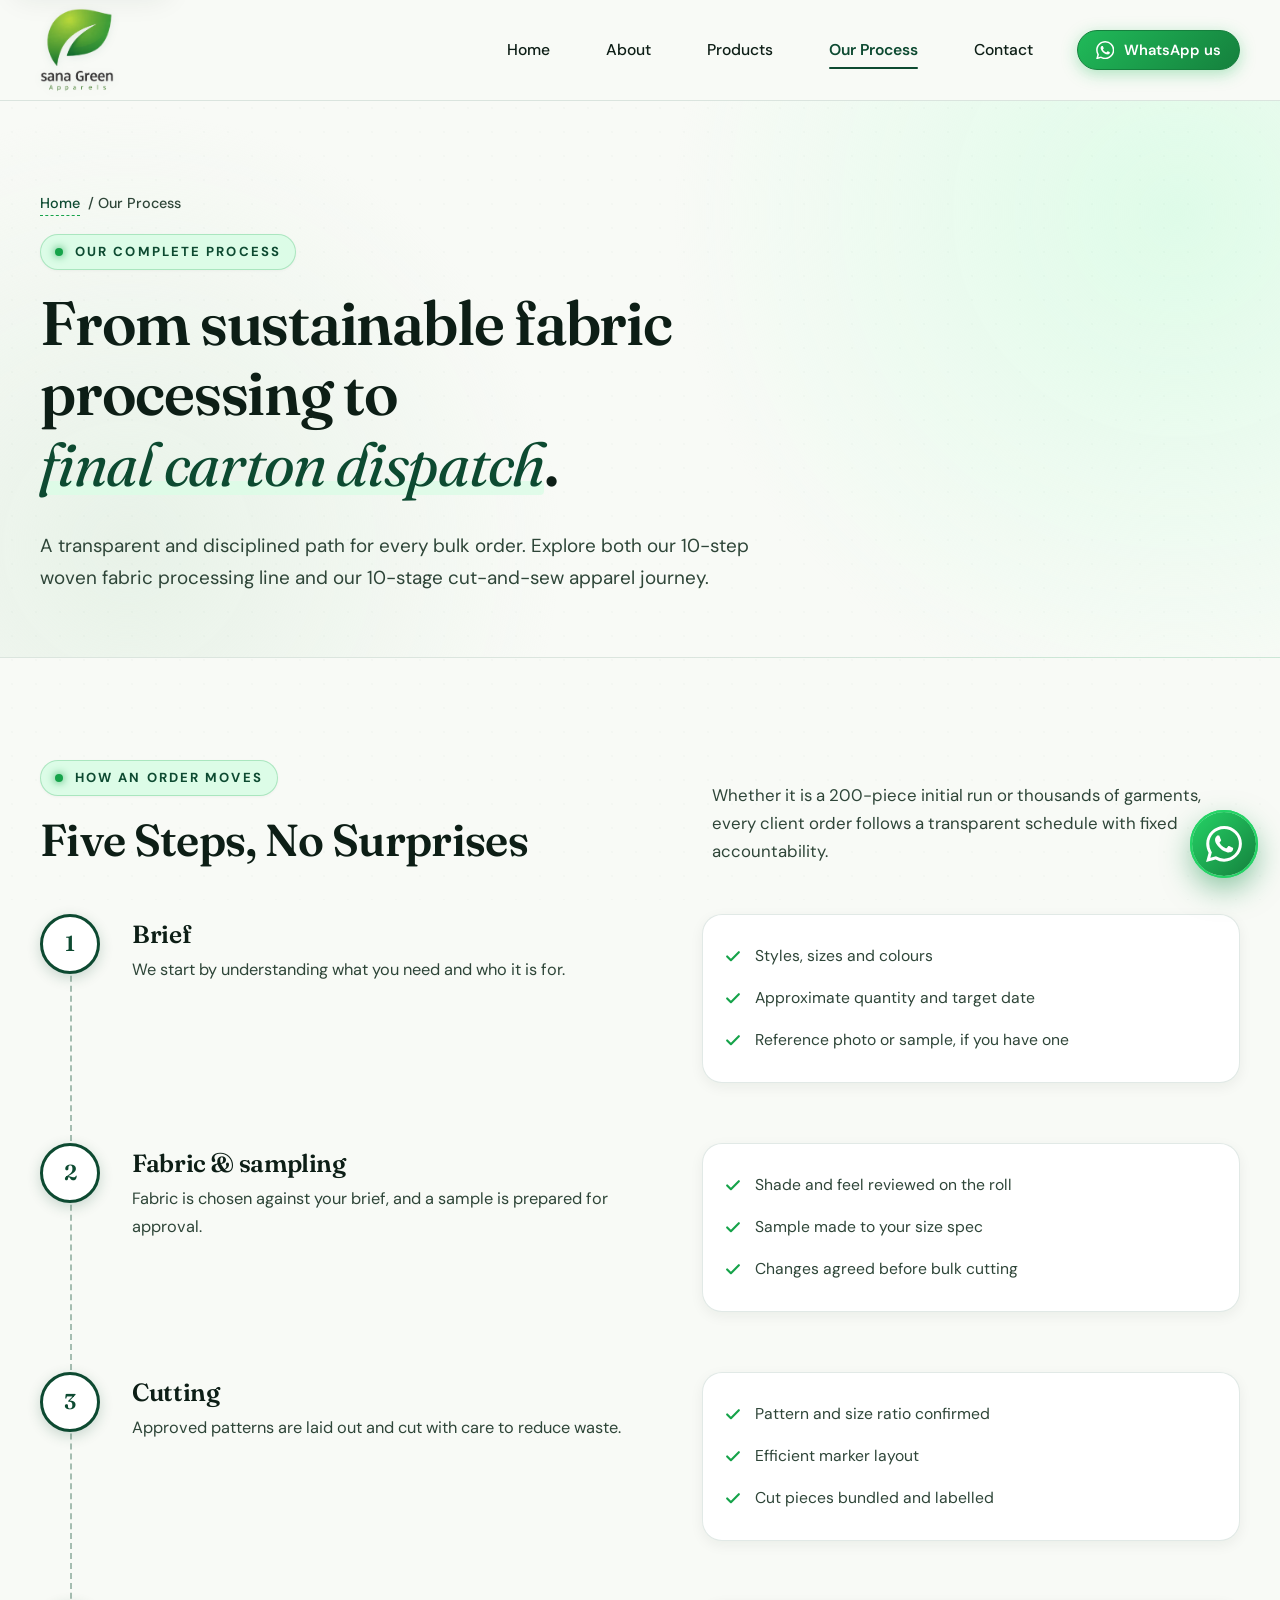
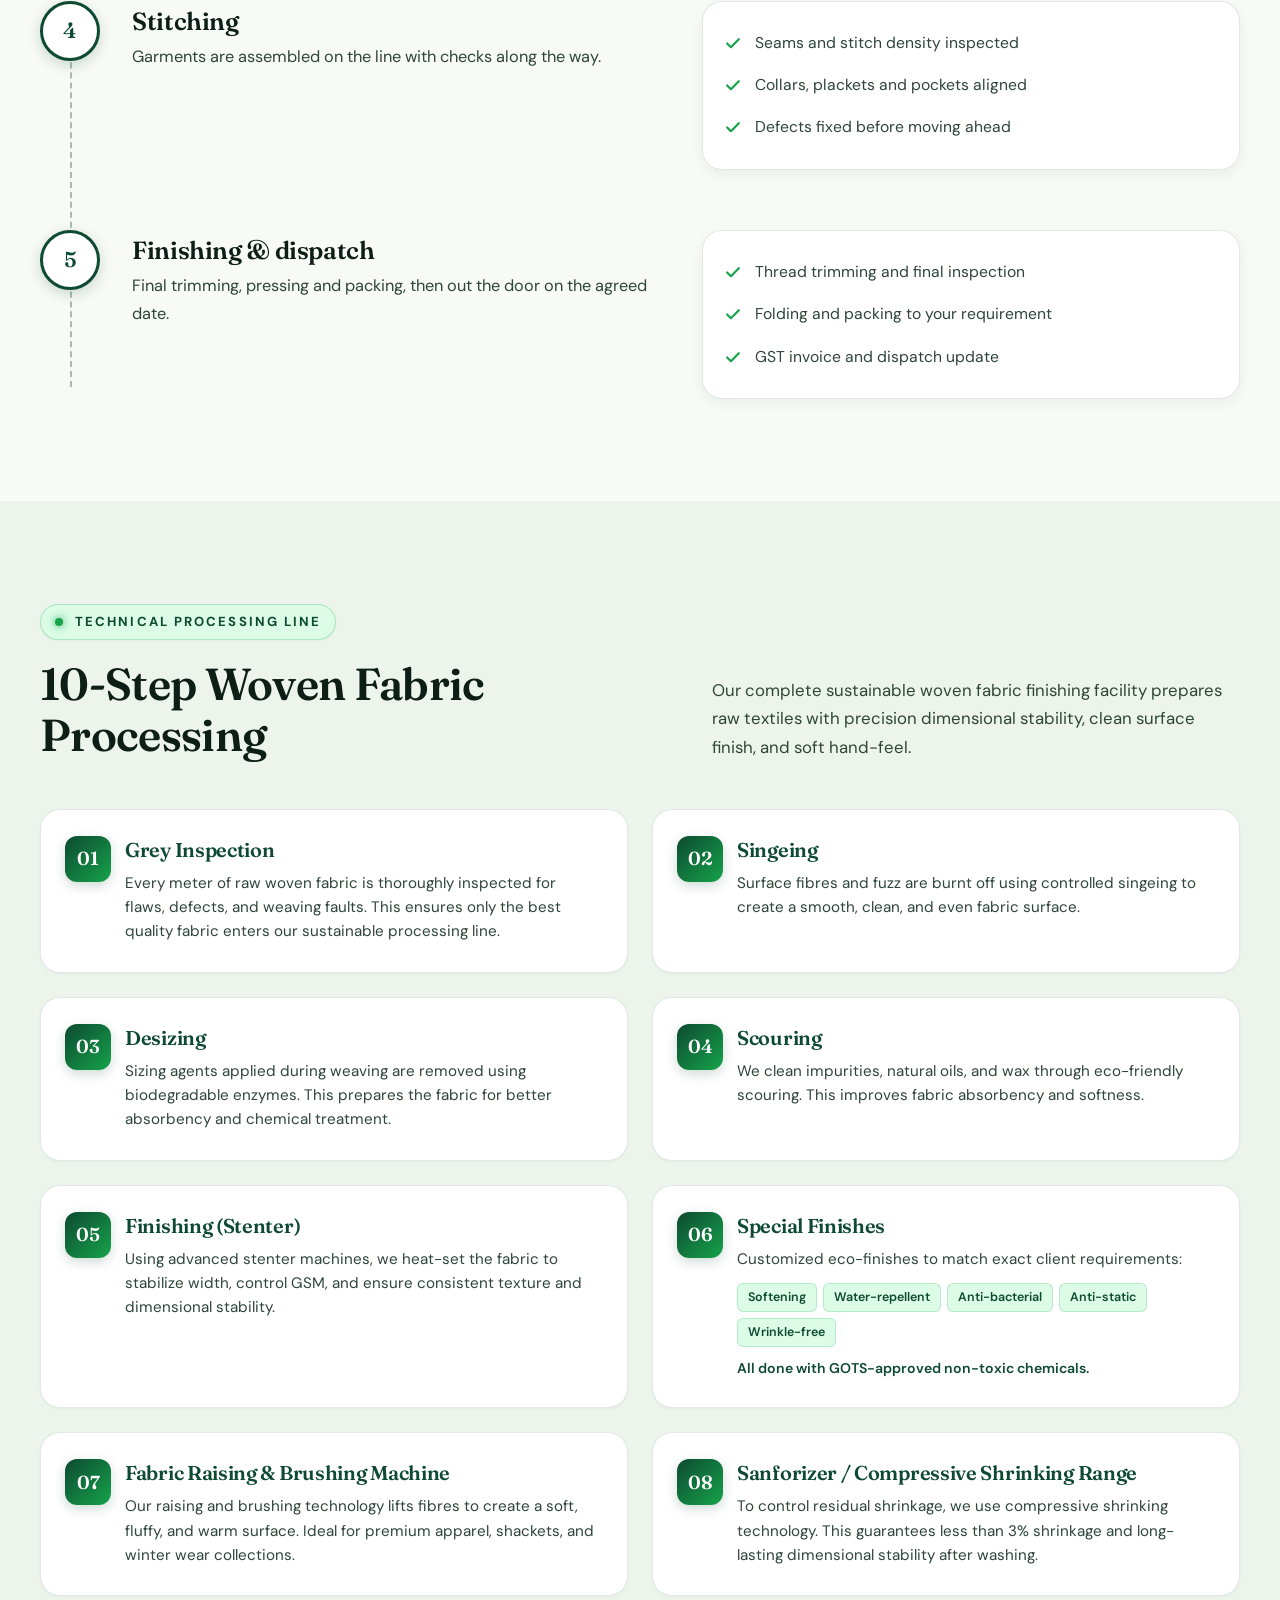
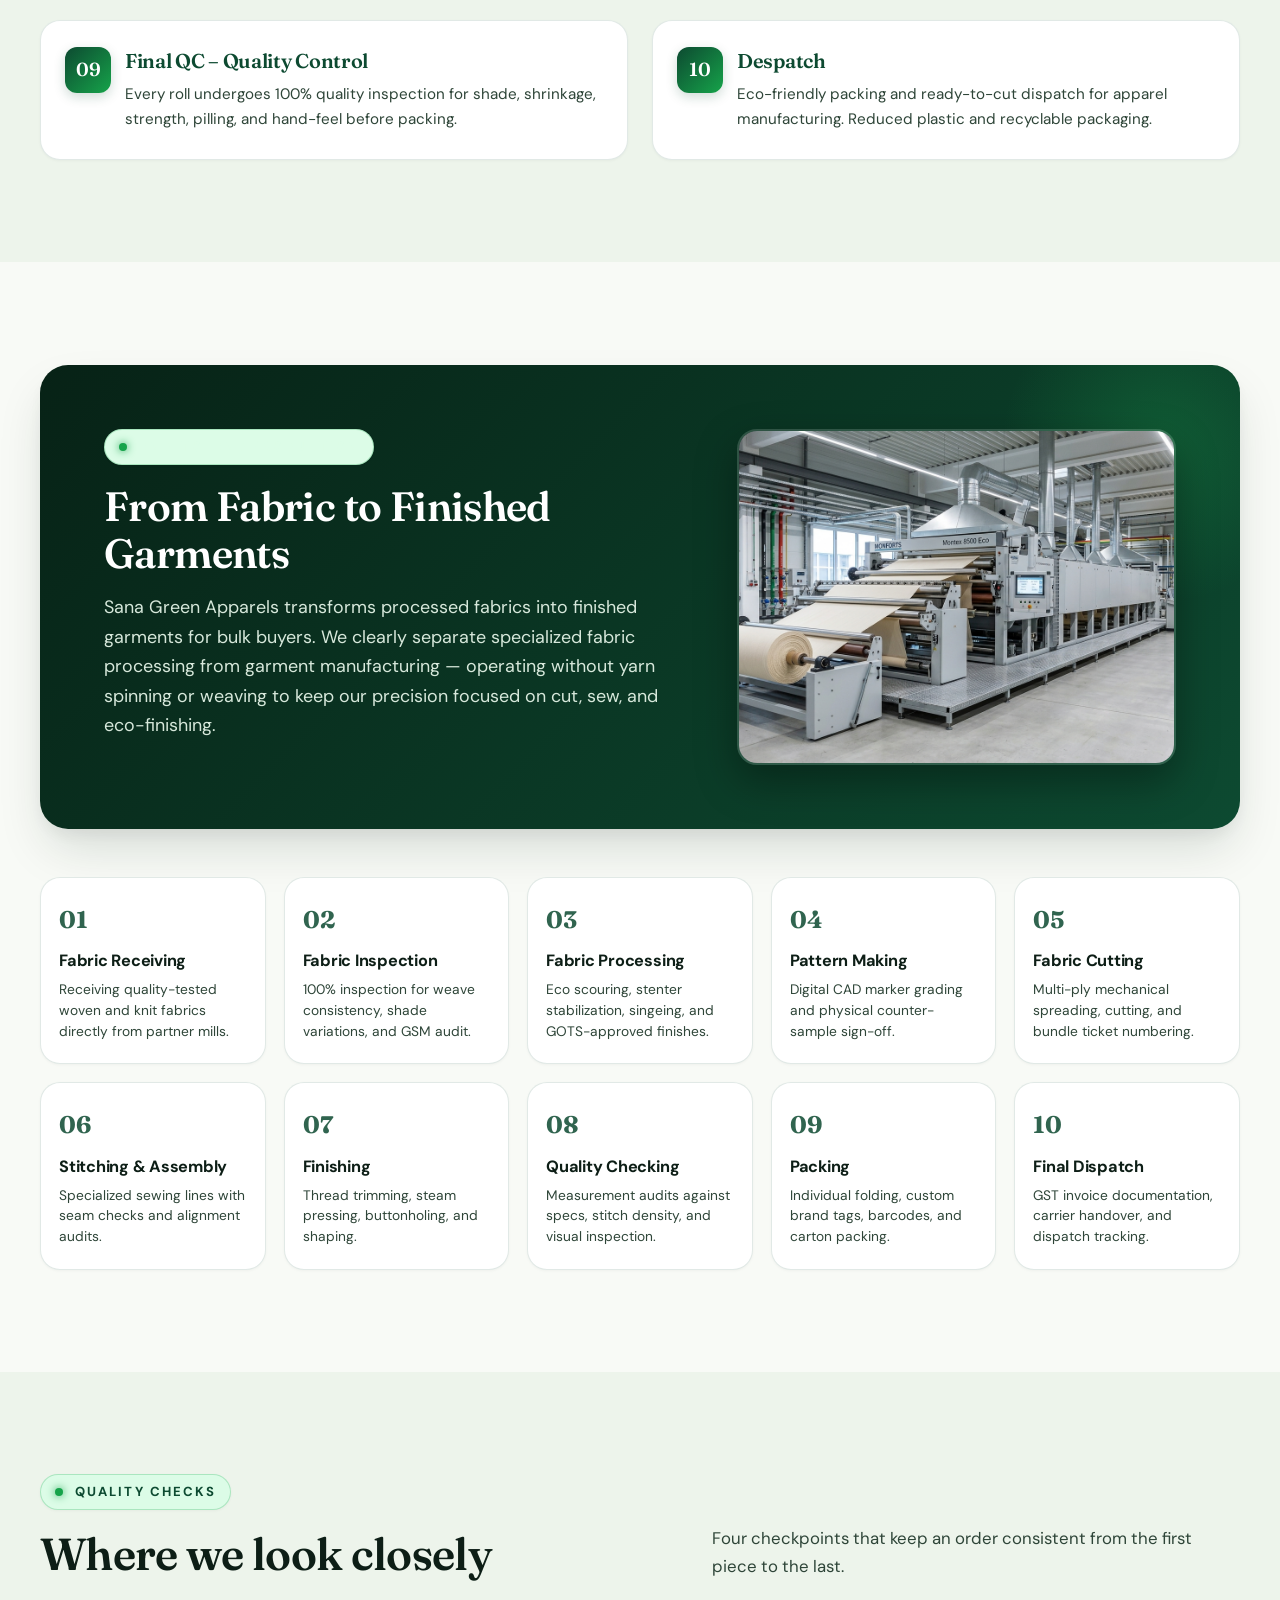
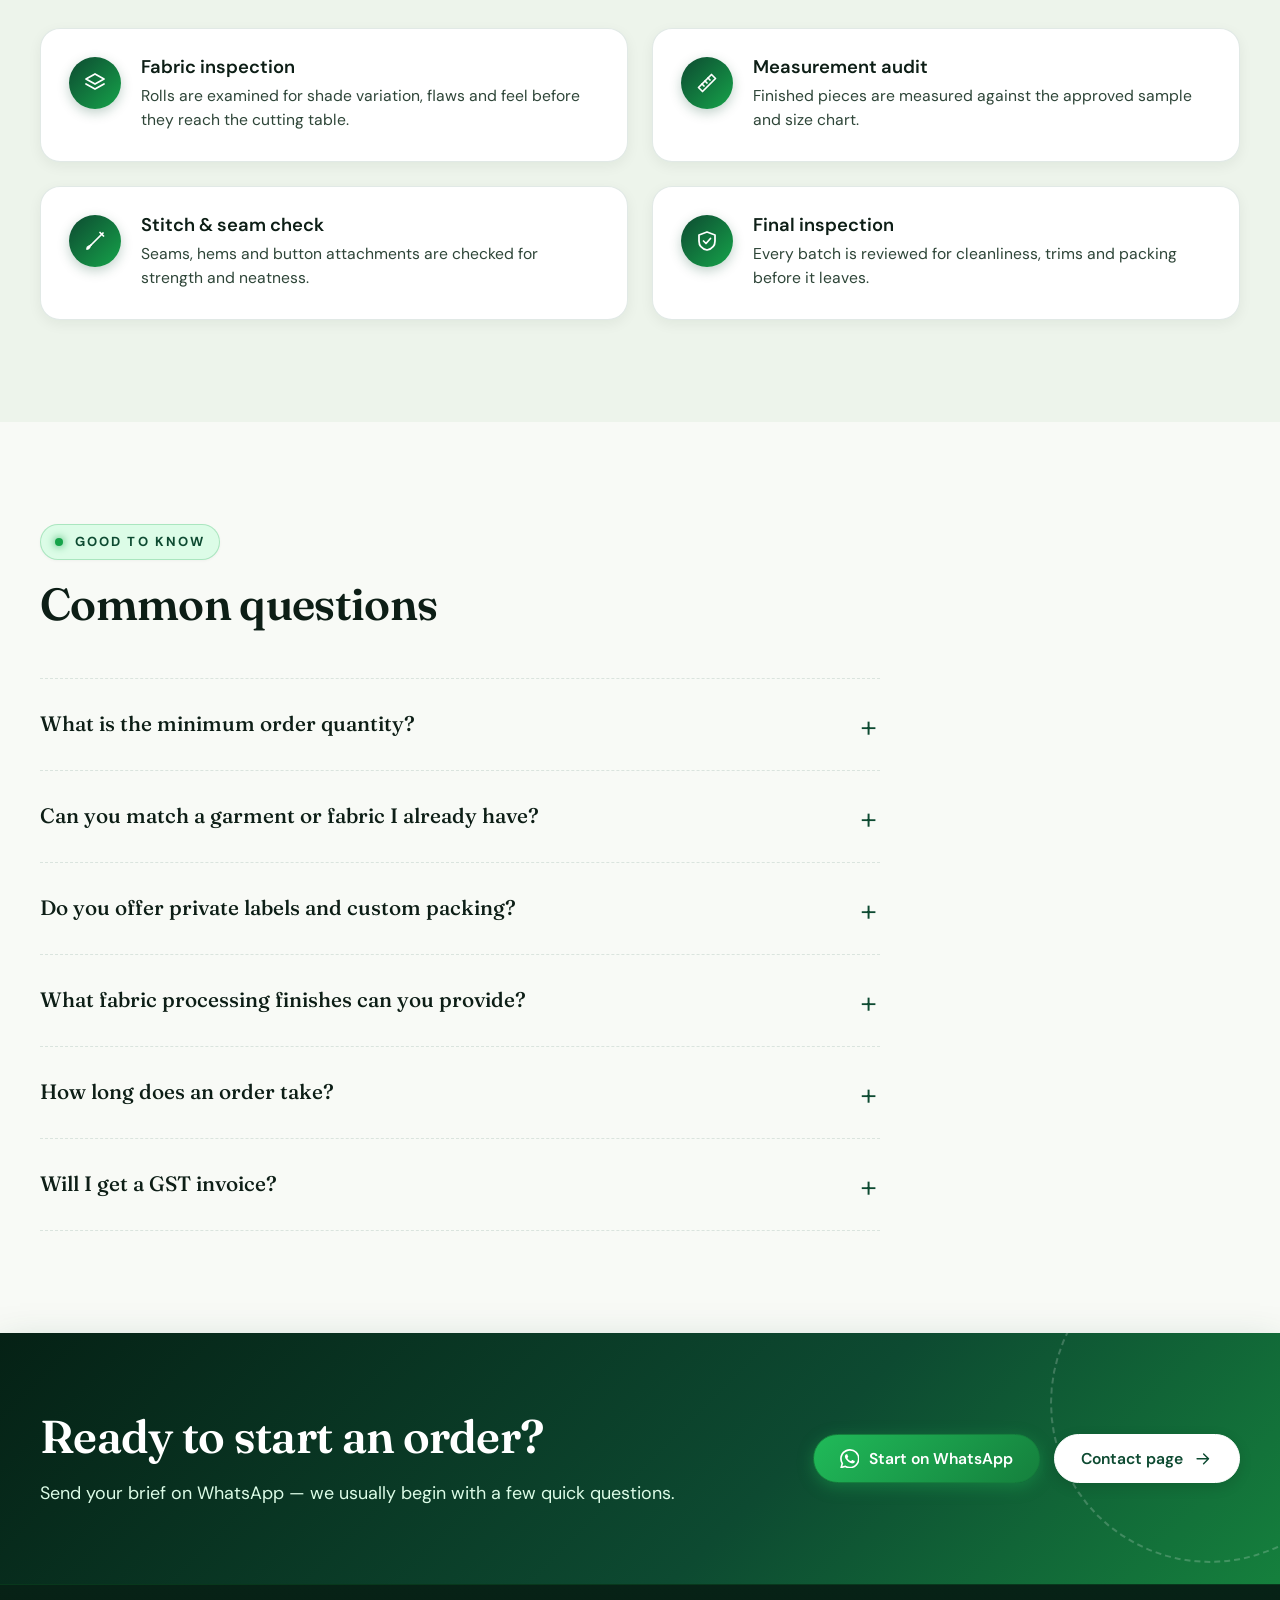
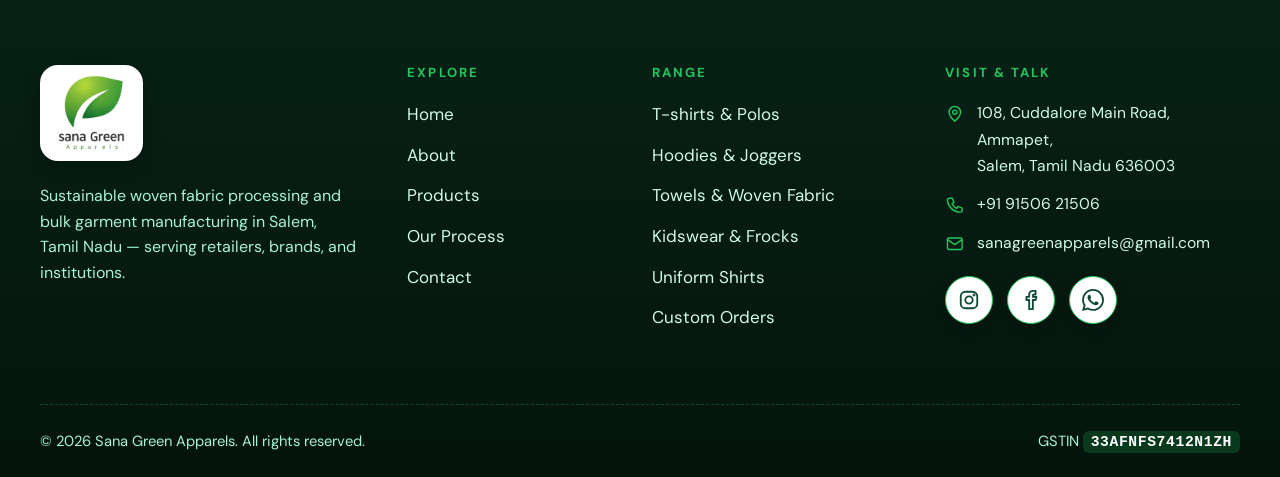
<file: process.html>
<!DOCTYPE html>
<html lang="en">
<head>
<meta charset="utf-8">
<meta name="viewport" content="width=device-width, initial-scale=1">
<title>Our Process &amp; 10-Step Fabric Processing — Sana Green Apparels</title>
<meta name="description" content="Discover our complete 10-step woven fabric processing and end-to-end garment manufacturing journey — from brief and sampling to cutting, stitching, and final dispatch in Salem, Tamil Nadu.">
<meta name="theme-color" content="#1f4d3a">
<meta property="og:title" content="Our Process &amp; 10-Step Fabric Processing — Sana Green Apparels">
<meta property="og:description" content="Discover our complete 10-step woven fabric processing and end-to-end garment manufacturing journey — from brief and sampling to cutting, stitching, and final dispatch in Salem, Tamil Nadu.">
<meta property="og:image" content="assets/logo.png">
<link rel="icon" type="image/png" href="assets/favicon.png">
<link rel="preconnect" href="https://fonts.googleapis.com">
<link rel="preconnect" href="https://fonts.gstatic.com" crossorigin>
<link href="https://fonts.googleapis.com/css2?family=DM+Sans:wght@400;500;600;700&family=Fraunces:ital,opsz,wght@0,9..144,400;0,9..144,500;0,9..144,600;1,9..144,400;1,9..144,500&display=swap" rel="stylesheet">
<link rel="stylesheet" href="assets/style.css?v=mobile1">
</head>
<body>
<svg xmlns="http://www.w3.org/2000/svg" style="display:none" aria-hidden="true">
<symbol id="i-phone" viewBox="0 0 24 24"><path d="M5 4h4l2 5-2.5 1.5a11 11 0 0 0 6 6L16 14l5 2v3a2 2 0 0 1-2 2A16 16 0 0 1 3 6a2 2 0 0 1 2-2z"/></symbol>
<symbol id="i-mail" viewBox="0 0 24 24"><rect x="3" y="5" width="18" height="14" rx="2"/><path d="M3 7l9 6 9-6"/></symbol>
<symbol id="i-pin" viewBox="0 0 24 24"><path d="M12 21s-7-6.2-7-11a7 7 0 0 1 14 0c0 4.8-7 11-7 11z"/><circle cx="12" cy="10" r="2.5"/></symbol>
<symbol id="i-instagram" viewBox="0 0 24 24"><rect x="3" y="3" width="18" height="18" rx="5"/><circle cx="12" cy="12" r="4"/><circle cx="17.5" cy="6.5" r=".6"/></symbol>
<symbol id="i-facebook" viewBox="0 0 24 24"><path d="M14 8.5V7a1 1 0 0 1 1-1h2V2h-3a4 4 0 0 0-4 4v2.5H7V12h3v10h4V12h3l1-3.5z"/></symbol>
<symbol id="i-whatsapp" viewBox="0 0 24 24"><path fill="currentColor" stroke="none" d="M17.472 14.382c-.297-.149-1.758-.867-2.03-.967-.273-.099-.471-.148-.67.15-.197.297-.767.966-.94 1.164-.173.199-.347.223-.644.075-.297-.15-1.255-.463-2.39-1.475-.883-.788-1.48-1.761-1.653-2.059-.173-.297-.018-.458.13-.606.134-.133.298-.347.446-.52.149-.174.198-.298.298-.497.099-.198.05-.371-.025-.52-.075-.149-.669-1.612-.916-2.207-.242-.579-.487-.5-.669-.51-.173-.008-.371-.01-.57-.01-.198 0-.52.074-.792.372-.272.297-1.04 1.016-1.04 2.479 0 1.462 1.065 2.875 1.213 3.074.149.198 2.096 3.2 5.077 4.487.709.306 1.262.489 1.694.625.712.227 1.36.195 1.871.118.571-.085 1.758-.719 2.006-1.413.248-.694.248-1.289.173-1.413-.074-.124-.272-.198-.57-.347m-5.421 7.403h-.004a9.87 9.87 0 01-5.031-1.378l-.361-.214-3.741.982.998-3.648-.235-.374a9.86 9.86 0 01-1.51-5.26c.001-5.45 4.436-9.884 9.888-9.884 2.64 0 5.122 1.03 6.988 2.898a9.825 9.825 0 012.893 6.994c-.003 5.45-4.437 9.884-9.885 9.884m8.413-18.297A11.815 11.815 0 0012.05 0C5.495 0 .16 5.335.157 11.892c0 2.096.547 4.142 1.588 5.945L.057 24l6.305-1.654a11.882 11.882 0 005.683 1.448h.005c6.554 0 11.89-5.335 11.893-11.893a11.821 11.821 0 00-3.48-8.413z"/></symbol>
<symbol id="i-scissors" viewBox="0 0 24 24"><circle cx="6" cy="6" r="3"/><circle cx="6" cy="18" r="3"/><path d="M8.2 8.2L21 20M8.2 15.8L21 4"/></symbol>
<symbol id="i-ruler" viewBox="0 0 24 24"><path d="M3.5 16.5l13-13 4 4-13 13z"/><path d="M7 13l2 2M10 10l2 2M13 7l2 2"/></symbol>
<symbol id="i-shield" viewBox="0 0 24 24"><path d="M12 3l8 3v6c0 5-3.5 8-8 9-4.5-1-8-4-8-9V6z"/><path d="M8.5 12l2.5 2.5 4.5-5"/></symbol>
<symbol id="i-truck" viewBox="0 0 24 24"><path d="M2 6h12v11H2zM14 10h4l4 3.5V17h-8"/><circle cx="7" cy="18" r="2"/><circle cx="17.5" cy="18" r="2"/></symbol>
<symbol id="i-leaf" viewBox="0 0 24 24"><path d="M5 19C5 9 11 4 21 4c0 10-5 16-14 16"/><path d="M5 19c3-5 6-8 11-10"/></symbol>
<symbol id="i-layers" viewBox="0 0 24 24"><path d="M12 3l9 5-9 5-9-5z"/><path d="M3 13l9 5 9-5"/></symbol>
<symbol id="i-clock" viewBox="0 0 24 24"><circle cx="12" cy="12" r="9"/><path d="M12 7v5l3 2"/></symbol>
<symbol id="i-arrow" viewBox="0 0 24 24"><path d="M5 12h14M13 6l6 6-6 6"/></symbol>
<symbol id="i-menu" viewBox="0 0 24 24"><path d="M4 7h16M4 12h16M4 17h16"/></symbol>
<symbol id="i-x" viewBox="0 0 24 24"><path d="M6 6l12 12M18 6L6 18"/></symbol>
<symbol id="i-check" viewBox="0 0 24 24"><path d="M5 12.5l4.5 4.5L19 7.5"/></symbol>
<symbol id="i-file" viewBox="0 0 24 24"><path d="M7 3h7l5 5v13H7z"/><path d="M14 3v5h5M10 13h6M10 17h6"/></symbol>
<symbol id="i-users" viewBox="0 0 24 24"><circle cx="9" cy="8" r="3"/><path d="M3 20c0-3.3 2.7-6 6-6s6 2.7 6 6"/><circle cx="17" cy="9" r="2.5"/><path d="M17 14.5c2.5 0 4.5 2 4.5 4.5"/></symbol>
<symbol id="i-box" viewBox="0 0 24 24"><path d="M3 8l9-5 9 5v9l-9 5-9-5z"/><path d="M3 8l9 5 9-5M12 13v9"/></symbol>
<symbol id="i-drop" viewBox="0 0 24 24"><path d="M12 3s6 6.5 6 11a6 6 0 0 1-12 0c0-4.5 6-11 6-11z"/></symbol>
<symbol id="i-chat" viewBox="0 0 24 24"><path d="M4 5h16v11H9l-5 4z"/></symbol>
<symbol id="i-needle" viewBox="0 0 24 24"><path d="M20 4L8 16"/><path d="M8 16c-2 2-4 1-4 4 3 0 2-2 4-4z"/><path d="M17 3.5l3.5 3.5"/></symbol>
</svg>
<a class="skip" href="#main">Skip to content</a>
<header class="site-header">
  <div class="wrap head-row">
    <a class="brand" href="index.html" aria-label="Sana Green Apparels — home"><img src="assets/logo.png" alt="Sana Green Apparels" width="719" height="819"></a>
    <button class="menu-btn" aria-label="Menu" aria-expanded="false" aria-controls="site-nav"><svg class="icon " aria-hidden="true"><use href="#i-menu"/></svg></button>
    <nav class="nav" id="site-nav" aria-label="Main">
      <a class="link" href="index.html">Home</a><a class="link" href="about.html">About</a><a class="link" href="products.html">Products</a><a class="link" href="process.html" aria-current="page">Our Process</a><a class="link" href="contact.html">Contact</a>
      <a class="btn wa sm" href="https://wa.me/919150621506?text=Hello%20Sana%20Green%20Apparels%2C%20I%20would%20like%20to%20know%20more%20about%20your%20garments." target="_blank" rel="noopener"><svg class="icon fill" aria-hidden="true"><use href="#i-whatsapp"/></svg> WhatsApp us</a>
    </nav>
  </div>
</header>
<main id="main">

<section class="page-hero">
  <div class="wrap">
    <div class="crumbs"><a href="index.html">Home</a> / Our Process</div>
    <span class="eyebrow">Our Complete Process</span>
    <h1>From sustainable fabric processing to <em class="accent">final carton dispatch</em>.</h1>
    <p class="lede">A transparent and disciplined path for every bulk order. Explore both our 10-step woven fabric processing line and our 10-stage cut-and-sew apparel journey.</p>
  </div>
</section>

<!-- ORDER WORKFLOW TIMELINE -->
<section class="pad">
  <div class="wrap">
    <div class="sec-head reveal">
      <div><span class="eyebrow">How an Order Moves</span><h2>Five Steps, No Surprises</h2></div>
      <p>Whether it is a 200-piece initial run or thousands of garments, every client order follows a transparent schedule with fixed accountability.</p>
    </div>
    <div class="timeline">
      <div class="t-row reveal"><div class="n">1</div><div><h3>Brief</h3><p>We start by understanding what you need and who it is for.</p></div><ul><li><svg class="icon " aria-hidden="true"><use href="#i-check"/></svg><span>Styles, sizes and colours</span></li><li><svg class="icon " aria-hidden="true"><use href="#i-check"/></svg><span>Approximate quantity and target date</span></li><li><svg class="icon " aria-hidden="true"><use href="#i-check"/></svg><span>Reference photo or sample, if you have one</span></li></ul></div>
      <div class="t-row reveal"><div class="n">2</div><div><h3>Fabric &amp; sampling</h3><p>Fabric is chosen against your brief, and a sample is prepared for approval.</p></div><ul><li><svg class="icon " aria-hidden="true"><use href="#i-check"/></svg><span>Shade and feel reviewed on the roll</span></li><li><svg class="icon " aria-hidden="true"><use href="#i-check"/></svg><span>Sample made to your size spec</span></li><li><svg class="icon " aria-hidden="true"><use href="#i-check"/></svg><span>Changes agreed before bulk cutting</span></li></ul></div>
      <div class="t-row reveal"><div class="n">3</div><div><h3>Cutting</h3><p>Approved patterns are laid out and cut with care to reduce waste.</p></div><ul><li><svg class="icon " aria-hidden="true"><use href="#i-check"/></svg><span>Pattern and size ratio confirmed</span></li><li><svg class="icon " aria-hidden="true"><use href="#i-check"/></svg><span>Efficient marker layout</span></li><li><svg class="icon " aria-hidden="true"><use href="#i-check"/></svg><span>Cut pieces bundled and labelled</span></li></ul></div>
      <div class="t-row reveal"><div class="n">4</div><div><h3>Stitching</h3><p>Garments are assembled on the line with checks along the way.</p></div><ul><li><svg class="icon " aria-hidden="true"><use href="#i-check"/></svg><span>Seams and stitch density inspected</span></li><li><svg class="icon " aria-hidden="true"><use href="#i-check"/></svg><span>Collars, plackets and pockets aligned</span></li><li><svg class="icon " aria-hidden="true"><use href="#i-check"/></svg><span>Defects fixed before moving ahead</span></li></ul></div>
      <div class="t-row reveal"><div class="n">5</div><div><h3>Finishing &amp; dispatch</h3><p>Final trimming, pressing and packing, then out the door on the agreed date.</p></div><ul><li><svg class="icon " aria-hidden="true"><use href="#i-check"/></svg><span>Thread trimming and final inspection</span></li><li><svg class="icon " aria-hidden="true"><use href="#i-check"/></svg><span>Folding and packing to your requirement</span></li><li><svg class="icon " aria-hidden="true"><use href="#i-check"/></svg><span>GST invoice and dispatch update</span></li></ul></div>
    </div>
  </div>
</section>

<!-- 10-STEP WOVEN FABRIC PROCESSING SECTION -->
<section class="pad" style="background:var(--paper-2)">
  <div class="wrap">
    <div class="sec-head reveal">
      <div><span class="eyebrow">Technical Processing Line</span><h2>10-Step Woven Fabric Processing</h2></div>
      <p>Our complete sustainable woven fabric finishing facility prepares raw textiles with precision dimensional stability, clean surface finish, and soft hand-feel.</p>
    </div>

    <div class="fabric-proc-wrapper">
      <div class="fabric-proc-grid">
        <!-- Step 01 -->
        <div class="proc-step-card reveal">
          <div class="proc-num-badge">01</div>
          <h3>Grey Inspection</h3>
          <p>Every meter of raw woven fabric is thoroughly inspected for flaws, defects, and weaving faults. This ensures only the best quality fabric enters our sustainable processing line.</p>
        </div>

        <!-- Step 02 -->
        <div class="proc-step-card reveal">
          <div class="proc-num-badge">02</div>
          <h3>Singeing</h3>
          <p>Surface fibres and fuzz are burnt off using controlled singeing to create a smooth, clean, and even fabric surface.</p>
        </div>

        <!-- Step 03 -->
        <div class="proc-step-card reveal">
          <div class="proc-num-badge">03</div>
          <h3>Desizing</h3>
          <p>Sizing agents applied during weaving are removed using biodegradable enzymes. This prepares the fabric for better absorbency and chemical treatment.</p>
        </div>

        <!-- Step 04 -->
        <div class="proc-step-card reveal">
          <div class="proc-num-badge">04</div>
          <h3>Scouring</h3>
          <p>We clean impurities, natural oils, and wax through eco-friendly scouring. This improves fabric absorbency and softness.</p>
        </div>

        <!-- Step 05 -->
        <div class="proc-step-card reveal">
          <div class="proc-num-badge">05</div>
          <h3>Finishing (Stenter)</h3>
          <p>Using advanced stenter machines, we heat-set the fabric to stabilize width, control GSM, and ensure consistent texture and dimensional stability.</p>
        </div>

        <!-- Step 06 -->
        <div class="proc-step-card reveal">
          <div class="proc-num-badge">06</div>
          <h3>Special Finishes</h3>
          <p>Customized eco-finishes to match exact client requirements:</p>
          <div class="finishes-tag-list">
            <span class="finish-tag">Softening</span>
            <span class="finish-tag">Water-repellent</span>
            <span class="finish-tag">Anti-bacterial</span>
            <span class="finish-tag">Anti-static</span>
            <span class="finish-tag">Wrinkle-free</span>
          </div>
          <p style="font-size:0.88rem;color:var(--forest);font-weight:600">All done with GOTS-approved non-toxic chemicals.</p>
        </div>

        <!-- Step 07 -->
        <div class="proc-step-card reveal">
          <div class="proc-num-badge">07</div>
          <h3>Fabric Raising &amp; Brushing Machine</h3>
          <p>Our raising and brushing technology lifts fibres to create a soft, fluffy, and warm surface. Ideal for premium apparel, shackets, and winter wear collections.</p>
        </div>

        <!-- Step 08 -->
        <div class="proc-step-card reveal">
          <div class="proc-num-badge">08</div>
          <h3>Sanforizer / Compressive Shrinking Range</h3>
          <p>To control residual shrinkage, we use compressive shrinking technology. This guarantees less than 3% shrinkage and long-lasting dimensional stability after washing.</p>
        </div>

        <!-- Step 09 -->
        <div class="proc-step-card reveal">
          <div class="proc-num-badge">09</div>
          <h3>Final QC – Quality Control</h3>
          <p>Every roll undergoes 100% quality inspection for shade, shrinkage, strength, pilling, and hand-feel before packing.</p>
        </div>

        <!-- Step 10 -->
        <div class="proc-step-card reveal">
          <div class="proc-num-badge">10</div>
          <h3>Despatch</h3>
          <p>Eco-friendly packing and ready-to-cut dispatch for apparel manufacturing. Reduced plastic and recyclable packaging.</p>
        </div>
      </div>
    </div>
  </div>
</section>

<!-- FROM FABRIC TO FINISHED GARMENTS: 10 STAGES -->
<section class="pad">
  <div class="wrap">
    <div class="journey-banner reveal">
      <div>
        <span class="eyebrow" style="color:var(--leaf-soft)">End-to-End Production</span>
        <h2>From Fabric to Finished Garments</h2>
        <p class="lede">Sana Green Apparels transforms processed fabrics into finished garments for bulk buyers. We clearly separate specialized fabric processing from garment manufacturing &mdash; operating without yarn spinning or weaving to keep our precision focused on cut, sew, and eco-finishing.</p>
      </div>
      <div class="journey-banner-img">
        <img src="assets/fabric-processing.jpg" alt="Continuous fabric finishing machine in textile facility" loading="lazy" width="1200" height="675">
      </div>
    </div>

    <div class="journey-stages-grid">
      <div class="stage-step-card reveal">
        <div class="stage-num">01</div>
        <h4>Fabric Receiving</h4>
        <p>Receiving quality-tested woven and knit fabrics directly from partner mills.</p>
      </div>
      <div class="stage-step-card reveal">
        <div class="stage-num">02</div>
        <h4>Fabric Inspection</h4>
        <p>100% inspection for weave consistency, shade variations, and GSM audit.</p>
      </div>
      <div class="stage-step-card reveal">
        <div class="stage-num">03</div>
        <h4>Fabric Processing</h4>
        <p>Eco scouring, stenter stabilization, singeing, and GOTS-approved finishes.</p>
      </div>
      <div class="stage-step-card reveal">
        <div class="stage-num">04</div>
        <h4>Pattern Making</h4>
        <p>Digital CAD marker grading and physical counter-sample sign-off.</p>
      </div>
      <div class="stage-step-card reveal">
        <div class="stage-num">05</div>
        <h4>Fabric Cutting</h4>
        <p>Multi-ply mechanical spreading, cutting, and bundle ticket numbering.</p>
      </div>
      <div class="stage-step-card reveal">
        <div class="stage-num">06</div>
        <h4>Stitching &amp; Assembly</h4>
        <p>Specialized sewing lines with seam checks and alignment audits.</p>
      </div>
      <div class="stage-step-card reveal">
        <div class="stage-num">07</div>
        <h4>Finishing</h4>
        <p>Thread trimming, steam pressing, buttonholing, and shaping.</p>
      </div>
      <div class="stage-step-card reveal">
        <div class="stage-num">08</div>
        <h4>Quality Checking</h4>
        <p>Measurement audits against specs, stitch density, and visual inspection.</p>
      </div>
      <div class="stage-step-card reveal">
        <div class="stage-num">09</div>
        <h4>Packing</h4>
        <p>Individual folding, custom brand tags, barcodes, and carton packing.</p>
      </div>
      <div class="stage-step-card reveal">
        <div class="stage-num">10</div>
        <h4>Final Dispatch</h4>
        <p>GST invoice documentation, carrier handover, and dispatch tracking.</p>
      </div>
    </div>
  </div>
</section>

<!-- QUALITY CHECKS SECTION (PRESERVED) -->
<section class="pad" style="background:var(--paper-2)">
  <div class="wrap">
    <div class="sec-head reveal">
      <div><span class="eyebrow">Quality checks</span><h2>Where we look closely</h2></div>
      <p>Four checkpoints that keep an order consistent from the first piece to the last.</p>
    </div>
    <div class="checks">
      <div class="check reveal"><span class="ic"><svg class="icon " aria-hidden="true"><use href="#i-layers"/></svg></span><div><h3>Fabric inspection</h3><p>Rolls are examined for shade variation, flaws and feel before they reach the cutting table.</p></div></div>
      <div class="check reveal"><span class="ic"><svg class="icon " aria-hidden="true"><use href="#i-ruler"/></svg></span><div><h3>Measurement audit</h3><p>Finished pieces are measured against the approved sample and size chart.</p></div></div>
      <div class="check reveal"><span class="ic"><svg class="icon " aria-hidden="true"><use href="#i-needle"/></svg></span><div><h3>Stitch &amp; seam check</h3><p>Seams, hems and button attachments are checked for strength and neatness.</p></div></div>
      <div class="check reveal"><span class="ic"><svg class="icon " aria-hidden="true"><use href="#i-shield"/></svg></span><div><h3>Final inspection</h3><p>Every batch is reviewed for cleanliness, trims and packing before it leaves.</p></div></div>
    </div>
  </div>
</section>

<!-- FAQ SECTION (PRESERVED) -->
<section class="pad">
  <div class="wrap">
    <div class="sec-head reveal"><div><span class="eyebrow">Good to know</span><h2>Common questions</h2></div></div>
    <div class="faq reveal">
      <details><summary>What is the minimum order quantity?</summary><p>It depends on the style, fabric and customisation. Message us your requirement and we&rsquo;ll tell you what works &mdash; we are happy to discuss smaller trial orders too.</p></details>
      <details><summary>Can you match a garment or fabric I already have?</summary><p>Yes. Share a sample or clear photos with measurements and we&rsquo;ll prepare a sample for approval before going into bulk production.</p></details>
      <details><summary>Do you offer private labels and custom packing?</summary><p>Labels, tags and packing can be arranged to suit your brand. Tell us what you have in mind and we&rsquo;ll confirm what&rsquo;s possible.</p></details>
      <details><summary>What fabric processing finishes can you provide?</summary><p>Through our 10-step woven processing line, we provide singeing, enzymatic desizing, eco-scouring, stenter heat-setting, raising/brushing, sanforizing (&lt;3% shrinkage), and special GOTS-approved finishes (softening, water-repellent, anti-bacterial, anti-static, and wrinkle-free).</p></details>
      <details><summary>How long does an order take?</summary><p>Timelines depend on quantity, fabric availability and approvals. We give you a date when we quote, and update you if anything shifts.</p></details>
      <details><summary>Will I get a GST invoice?</summary><p>Yes. We are registered under GST (regular registration), and every order is billed with a proper tax invoice.</p></details>
    </div>
  </div>
</section>

<!-- CTA BAND (PRESERVED) -->
<section class="band" style="padding-block:clamp(48px,6vw,80px)">
  <div class="wrap">
    <div><h2>Ready to start an order?</h2><p>Send your brief on WhatsApp &mdash; we usually begin with a few quick questions.</p></div>
    <div class="btns">
      <a class="btn wa" href="https://wa.me/919150621506?text=Hello%20Sana%20Green%20Apparels%2C%20I%20would%20like%20to%20start%20an%20order." target="_blank" rel="noopener"><svg class="icon fill" aria-hidden="true"><use href="#i-whatsapp"/></svg> Start on WhatsApp</a>
      <a class="btn light" href="contact.html">Contact page <svg class="icon " aria-hidden="true"><use href="#i-arrow"/></svg></a>
    </div>
  </div>
</section>

</main>
<footer class="site-footer">
  <div class="wrap foot-grid">
    <div class="foot-brand">
      <a href="index.html" aria-label="Sana Green Apparels — home"><img src="assets/logo.png" alt="Sana Green Apparels" width="719" height="819"></a>
      <p>Sustainable woven fabric processing and bulk garment manufacturing in Salem, Tamil Nadu &mdash; serving retailers, brands, and institutions.</p>
    </div>
    <div>
      <h4>Explore</h4>
      <ul><li><a href="index.html">Home</a></li><li><a href="about.html">About</a></li><li><a href="products.html">Products</a></li><li><a href="process.html">Our Process</a></li><li><a href="contact.html">Contact</a></li></ul>
    </div>
    <div>
      <h4>Range</h4>
      <ul>
        <li><a href="products.html?category=tshirts">T-shirts &amp; Polos</a></li>
        <li><a href="products.html?category=hoodies">Hoodies &amp; Joggers</a></li>
        <li><a href="products.html?category=towels">Towels &amp; Woven Fabric</a></li>
        <li><a href="products.html?category=kidswear">Kidswear &amp; Frocks</a></li>
        <li><a href="products.html?category=uniforms">Uniform Shirts</a></li>
        <li><a href="products.html?category=custom">Custom Orders</a></li>
      </ul>
    </div>
    <div>
      <h4>Visit &amp; talk</h4>
      <ul class="foot-contact">
        <li><svg class="icon " aria-hidden="true"><use href="#i-pin"/></svg><span>108, Cuddalore Main Road, Ammapet,<br>Salem, Tamil Nadu 636003</span></li>
        <li><svg class="icon " aria-hidden="true"><use href="#i-phone"/></svg><a href="tel:+919150621506">+91 91506 21506</a></li>
        <li><svg class="icon " aria-hidden="true"><use href="#i-mail"/></svg><a href="mailto:sanagreenapparels@gmail.com">sanagreenapparels@gmail.com</a></li>
      </ul>
      <div class="socials" style="margin-top:20px">
        <a href="https://www.instagram.com/sanagreenapparels?exln=cThrbHlrZ3FtZDhp" target="_blank" rel="noopener" aria-label="Instagram"><svg class="icon " aria-hidden="true"><use href="#i-instagram"/></svg></a>
        <a href="https://www.facebook.com/share/1e7Pn9Arrn/?mibextid=wwXIfr" target="_blank" rel="noopener" aria-label="Facebook"><svg class="icon " aria-hidden="true"><use href="#i-facebook"/></svg></a>
        <a href="https://wa.me/919150621506?text=Hello%20Sana%20Green%20Apparels%2C%20I%20would%20like%20to%20know%20more%20about%20your%20garments." target="_blank" rel="noopener" aria-label="WhatsApp"><svg class="icon fill" aria-hidden="true"><use href="#i-whatsapp"/></svg></a>
      </div>
    </div>
  </div>
  <div class="wrap foot-bar">
    <span>&copy; <span id="year">2026</span> Sana Green Apparels. All rights reserved.</span>
    <span>GSTIN <b>33AFNFS7412N1ZH</b></span>
  </div>
</footer>
<a class="wa-float" href="https://wa.me/919150621506?text=Hello%20Sana%20Green%20Apparels%2C%20I%20would%20like%20to%20know%20more%20about%20your%20garments." target="_blank" rel="noopener" aria-label="Chat with us on WhatsApp">
  <svg class="icon fill" aria-hidden="true"><use href="#i-whatsapp"/></svg><span class="lbl">Chat with us on WhatsApp</span>
</a>
<script src="assets/main.js"></script>
</body>
</html>
</file>
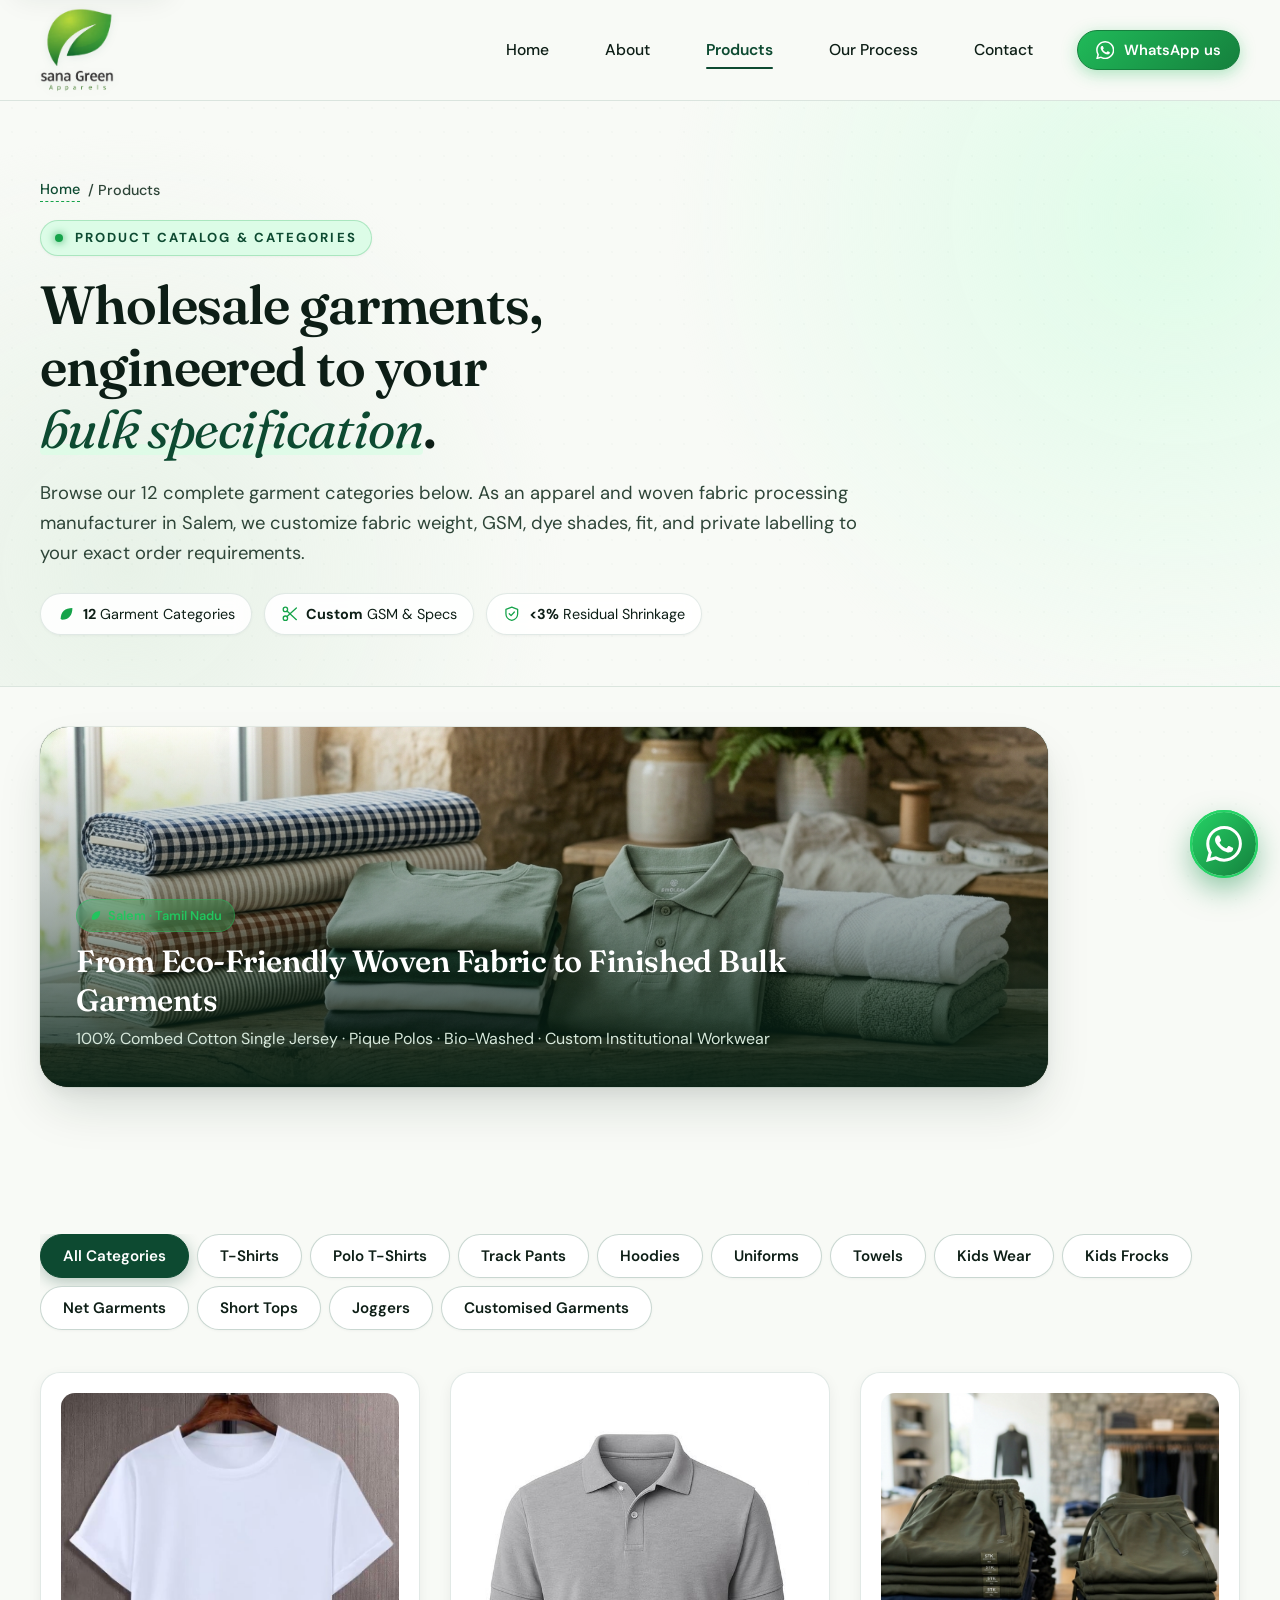
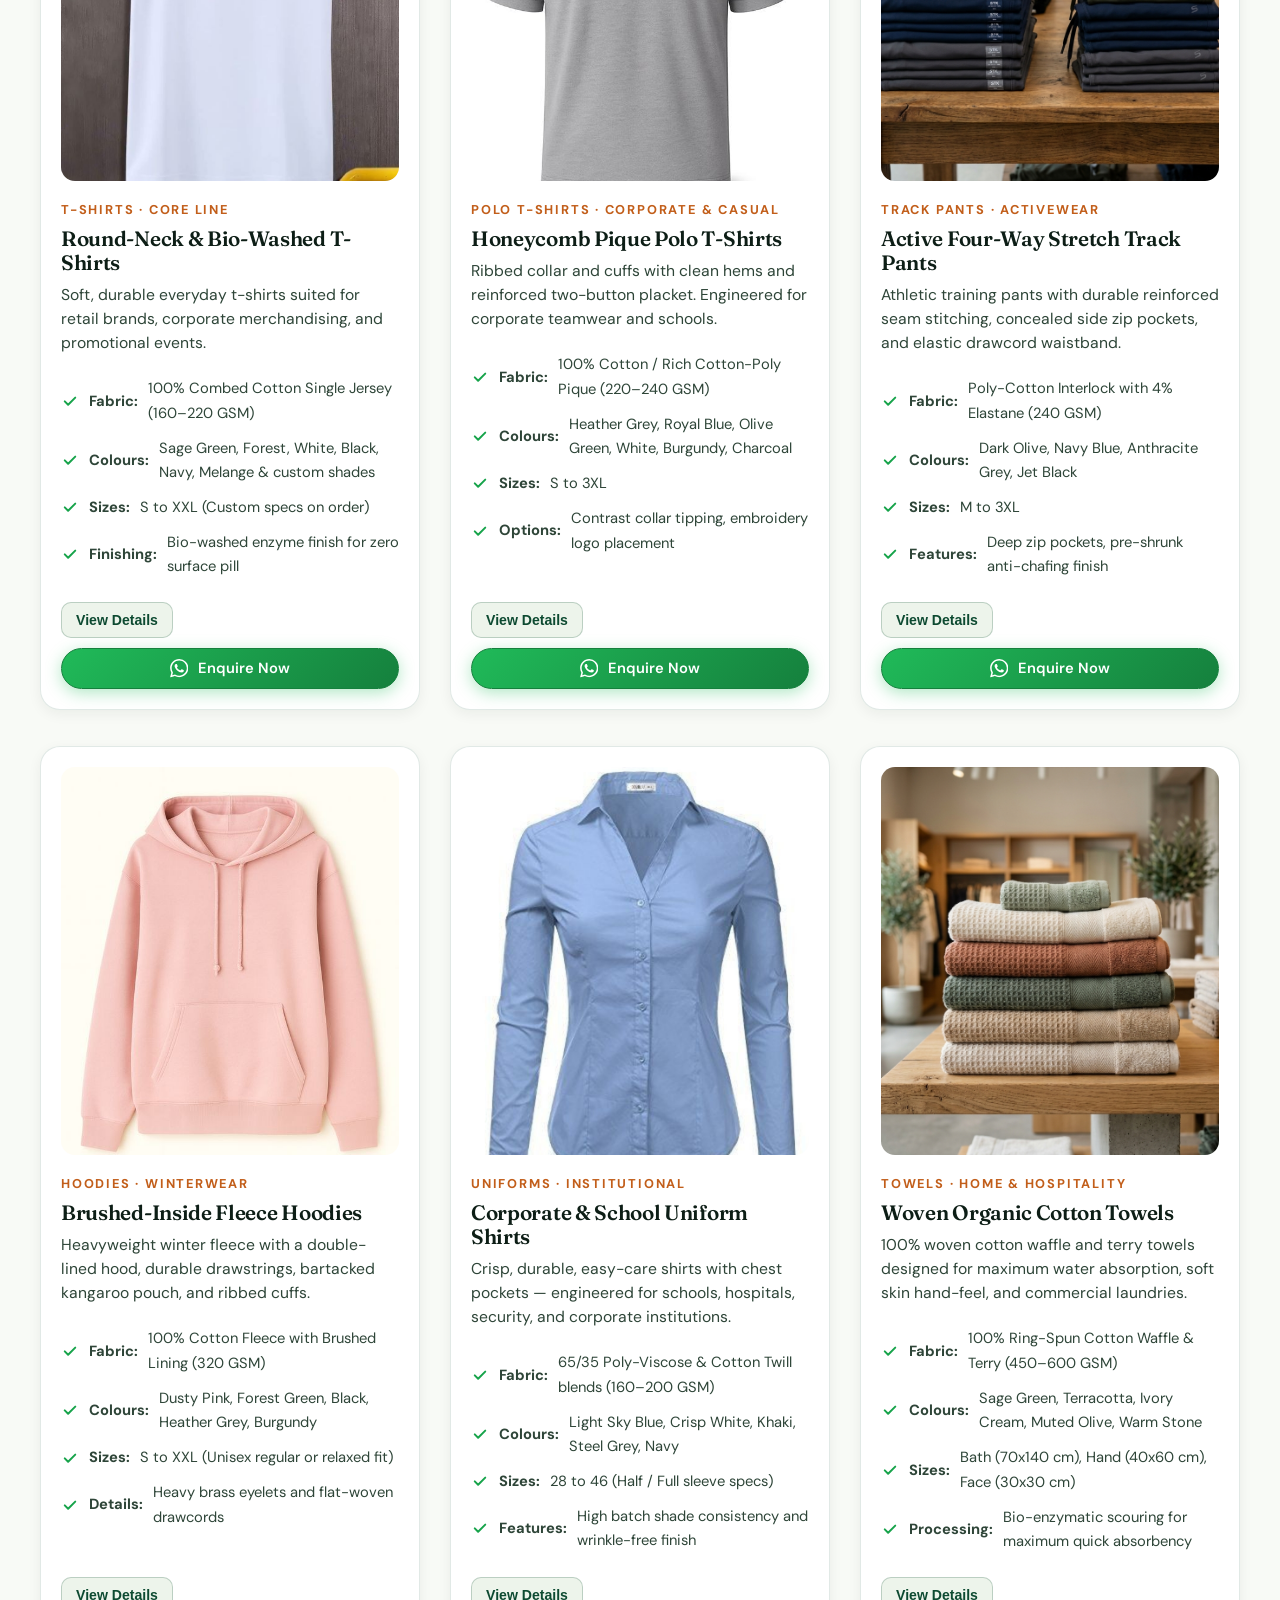
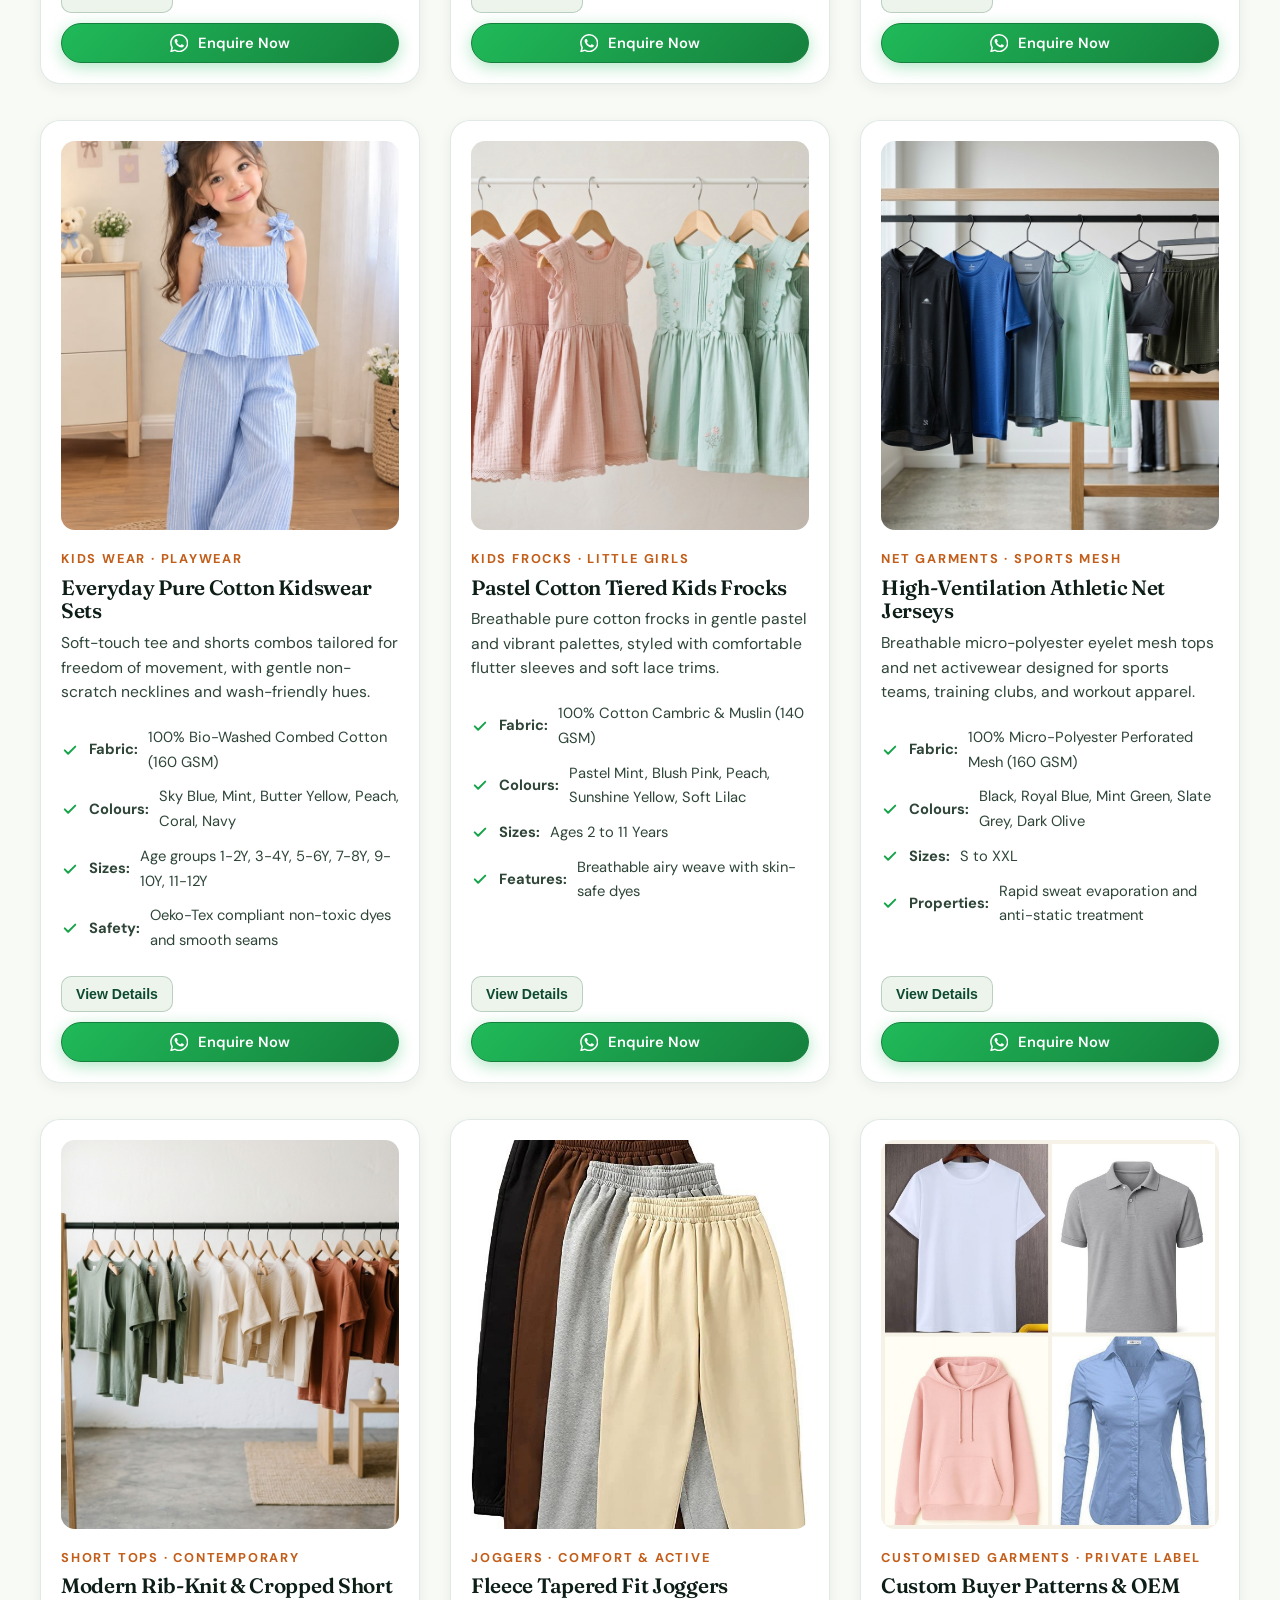
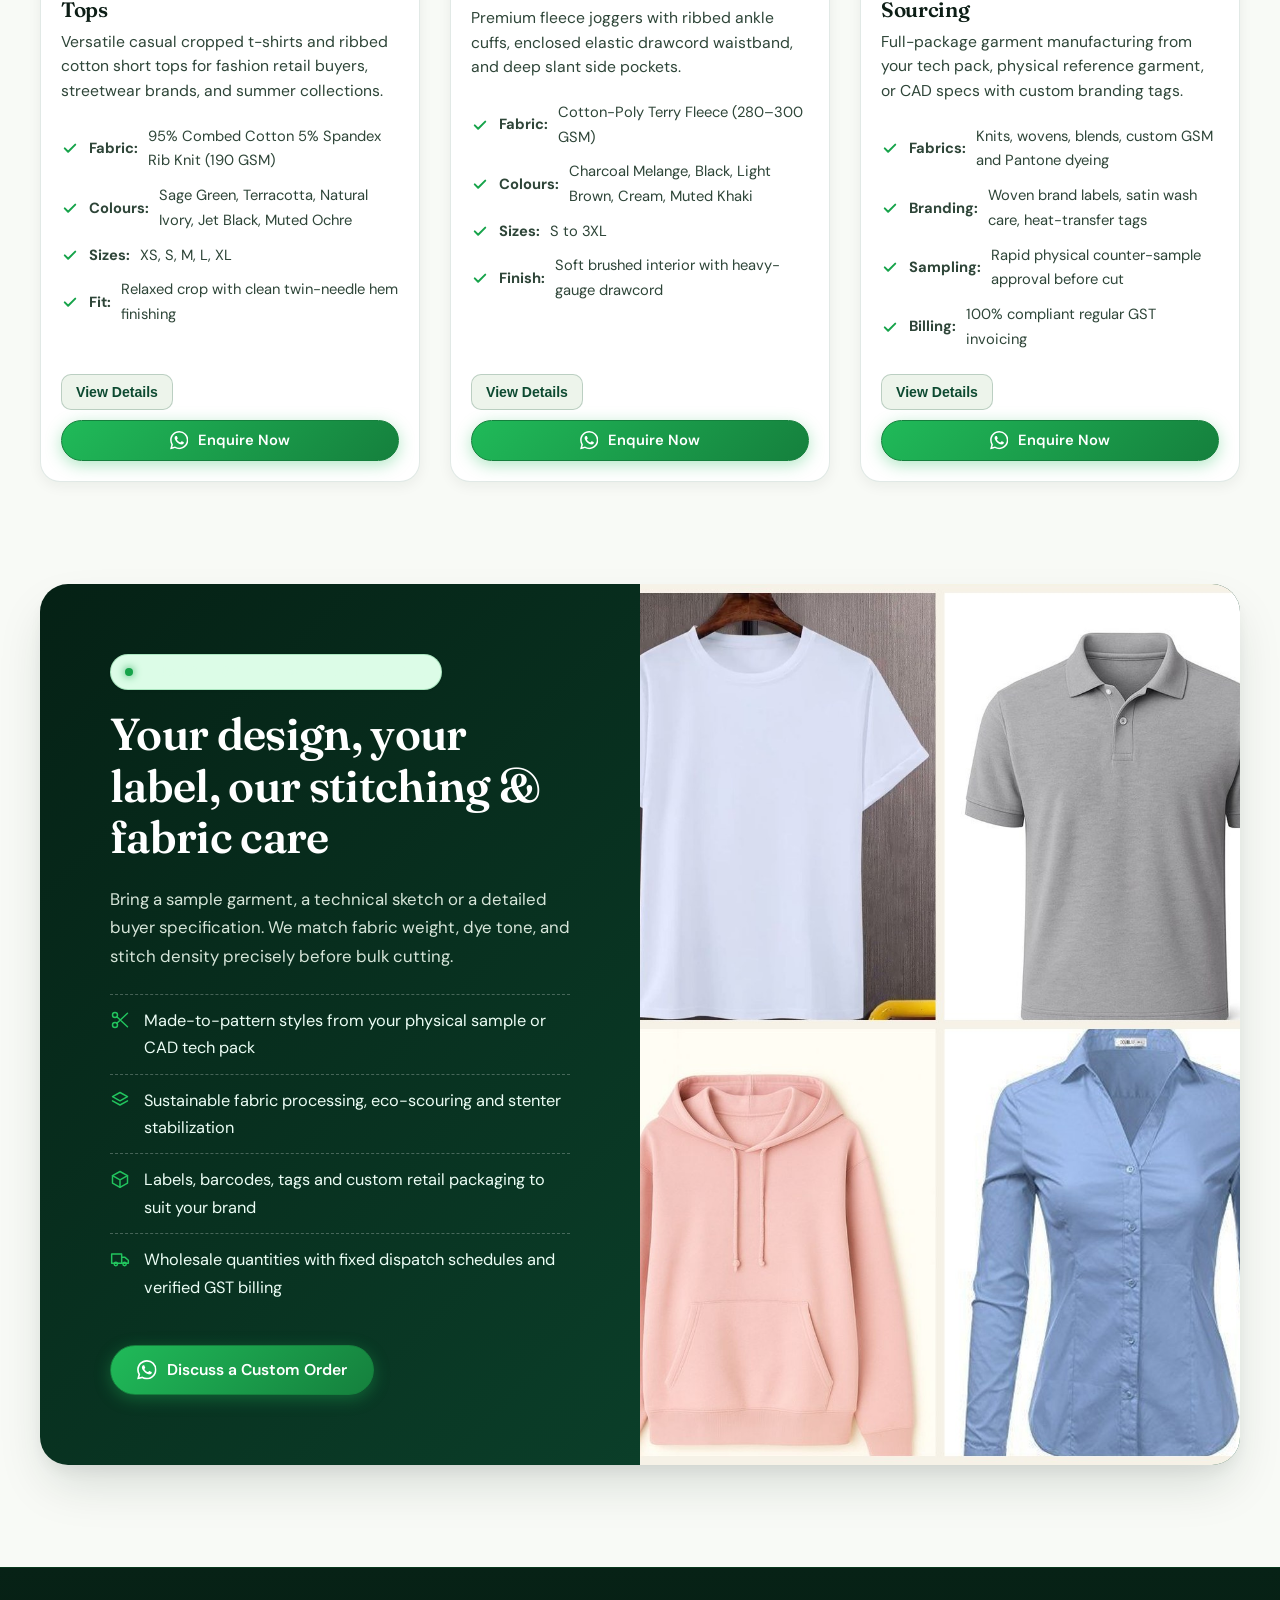
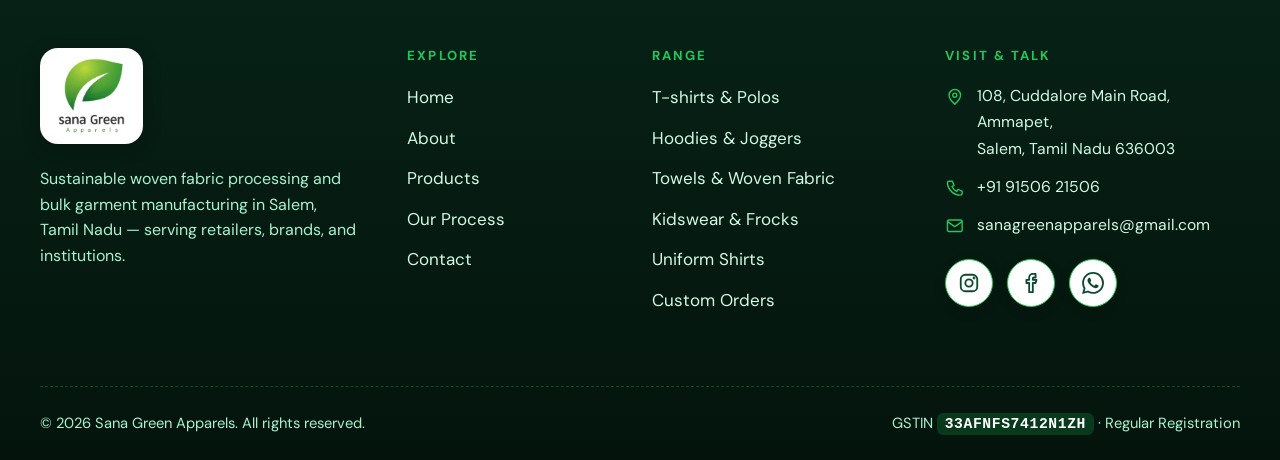
<file: products.html>
<!DOCTYPE html>
<html lang="en">
<head>
<meta charset="utf-8">
<meta name="viewport" content="width=device-width, initial-scale=1">
<title>Product Categories &amp; Catalog — Sana Green Apparels</title>
<meta name="description" content="Wholesale garment catalog from Sana Green Apparels, Salem: T-shirts, polo shirts, track pants, hoodies, uniforms, towels, kids frocks, net garments and joggers. Bulk and customized enquiries welcome.">
<meta name="theme-color" content="#1f4d3a">
<meta property="og:title" content="Product Categories &amp; Catalog — Sana Green Apparels">
<meta property="og:description" content="Wholesale garment catalog from Sana Green Apparels, Salem: T-shirts, polo shirts, track pants, hoodies, uniforms, towels, kids frocks, net garments and joggers. Bulk and customized enquiries welcome.">
<meta property="og:image" content="assets/logo.png">
<link rel="icon" type="image/png" href="assets/favicon.png">
<link rel="preconnect" href="https://fonts.googleapis.com">
<link rel="preconnect" href="https://fonts.gstatic.com" crossorigin>
<link href="https://fonts.googleapis.com/css2?family=DM+Sans:wght@400;500;600;700&family=Fraunces:ital,opsz,wght@0,9..144,400;0,9..144,500;0,9..144,600;1,9..144,400;1,9..144,500&display=swap" rel="stylesheet">
<link rel="stylesheet" href="assets/style.css?v=mobile1">
<style>
/* Products Page Header & Horizontal Banner Strip */
.page-hero {
  padding: clamp(48px, 6vw, 76px) 0 clamp(36px, 4vw, 52px) !important;
}

.page-hero h1 {
  max-width: 22ch !important;
  font-size: clamp(2.4rem, 4.2vw, 3.8rem) !important;
  margin-bottom: 18px !important;
}

.page-hero .lede {
  max-width: 65ch !important;
  margin-bottom: 24px !important;
  font-size: 1.15rem !important;
}

.hero-stats-row {
  display: flex !important;
  flex-wrap: wrap !important;
  gap: 12px !important;
  margin-top: 24px !important;
}

.stat-pill {
  display: inline-flex !important;
  align-items: center !important;
  gap: 8px !important;
  padding: 8px 16px !important;
  background: rgba(255, 255, 255, 0.9) !important;
  backdrop-filter: blur(8px) !important;
  -webkit-backdrop-filter: blur(8px) !important;
  border: 1px solid var(--line) !important;
  border-radius: 999px !important;
  font-size: 0.9rem !important;
  color: var(--ink) !important;
  box-shadow: var(--shadow-xs) !important;
}

.stat-pill svg {
  color: var(--leaf) !important;
  width: 1.1rem !important;
  height: 1.1rem !important;
}

/* Horizontal Full-Width Product Banner Strip (Below Header) */
.products-banner-strip {
  margin-top: 40px !important;
  margin-bottom: 44px !important;
}

.products-banner-box {
  position: relative !important;
  border-radius: var(--radius-lg) !important;
  overflow: hidden !important;
  box-shadow: var(--shadow-lg), 0 0 0 1px rgba(13, 74, 49, 0.08) !important;
  aspect-ratio: 21 / 7.5 !important;
  max-height: 360px !important;
  background: var(--forest-dark) !important;
}

.products-banner-box img {
  width: 100% !important;
  height: 100% !important;
  object-fit: cover !important;
  object-position: center 55% !important;
  display: block !important;
}

.products-banner-overlay {
  position: absolute !important;
  inset: 0 !important;
  background: linear-gradient(to top, rgba(7, 34, 22, 0.92) 0%, rgba(7, 34, 22, 0.4) 45%, transparent 100%) !important;
  display: flex !important;
  align-items: flex-end !important;
  padding: clamp(20px, 4vw, 36px) !important;
}

.banner-overlay-content {
  max-width: 820px !important;
  color: #ffffff !important;
}

.banner-pill {
  display: inline-flex !important;
  align-items: center !important;
  gap: 6px !important;
  padding: 5px 12px !important;
  background: rgba(34, 197, 94, 0.25) !important;
  backdrop-filter: blur(8px) !important;
  -webkit-backdrop-filter: blur(8px) !important;
  border: 1px solid rgba(34, 197, 94, 0.4) !important;
  border-radius: 999px !important;
  font-size: 0.8rem !important;
  color: var(--leaf-bright) !important;
  font-weight: 600 !important;
  margin-bottom: 10px !important;
}

.banner-pill svg {
  width: 1em !important;
  height: 1em !important;
}

.banner-overlay-content h3 {
  font-family: var(--serif) !important;
  font-size: clamp(1.3rem, 2.4vw, 1.95rem) !important;
  color: #ffffff !important;
  margin: 0 0 8px !important;
  line-height: 1.25 !important;
}

.banner-overlay-content p {
  font-size: clamp(0.86rem, 1.3vw, 1rem) !important;
  color: #d7e8db !important;
  margin: 0 !important;
  line-height: 1.5 !important;
}

/* Navbar Link: No green background on click, hover, active */
.nav a.link,
.nav a.link:hover,
.nav a.link:focus,
.nav a.link:active,
.nav a.link[aria-current="page"] {
  background: transparent !important;
  background-color: transparent !important;
}
.nav a.link[aria-current="page"] {
  color: var(--forest) !important;
  font-weight: 600 !important;
}

@media (max-width: 768px) {
  .products-banner-box {
    aspect-ratio: 16 / 9 !important;
    max-height: none !important;
    border-radius: var(--radius) !important;
  }
  .products-banner-overlay {
    padding: 16px !important;
  }
  .products-banner-strip {
    margin-top: 24px !important;
    margin-bottom: 28px !important;
  }
}
</style>
</head>
<body>
<svg xmlns="http://www.w3.org/2000/svg" style="display:none" aria-hidden="true">
<symbol id="i-phone" viewBox="0 0 24 24"><path d="M5 4h4l2 5-2.5 1.5a11 11 0 0 0 6 6L16 14l5 2v3a2 2 0 0 1-2 2A16 16 0 0 1 3 6a2 2 0 0 1 2-2z"/></symbol>
<symbol id="i-mail" viewBox="0 0 24 24"><rect x="3" y="5" width="18" height="14" rx="2"/><path d="M3 7l9 6 9-6"/></symbol>
<symbol id="i-pin" viewBox="0 0 24 24"><path d="M12 21s-7-6.2-7-11a7 7 0 0 1 14 0c0 4.8-7 11-7 11z"/><circle cx="12" cy="10" r="2.5"/></symbol>
<symbol id="i-instagram" viewBox="0 0 24 24"><rect x="3" y="3" width="18" height="18" rx="5"/><circle cx="12" cy="12" r="4"/><circle cx="17.5" cy="6.5" r=".6"/></symbol>
<symbol id="i-facebook" viewBox="0 0 24 24"><path d="M14 8.5V7a1 1 0 0 1 1-1h2V2h-3a4 4 0 0 0-4 4v2.5H7V12h3v10h4V12h3l1-3.5z"/></symbol>
<symbol id="i-whatsapp" viewBox="0 0 24 24"><path fill="currentColor" stroke="none" d="M17.472 14.382c-.297-.149-1.758-.867-2.03-.967-.273-.099-.471-.148-.67.15-.197.297-.767.966-.94 1.164-.173.199-.347.223-.644.075-.297-.15-1.255-.463-2.39-1.475-.883-.788-1.48-1.761-1.653-2.059-.173-.297-.018-.458.13-.606.134-.133.298-.347.446-.52.149-.174.198-.298.298-.497.099-.198.05-.371-.025-.52-.075-.149-.669-1.612-.916-2.207-.242-.579-.487-.5-.669-.51-.173-.008-.371-.01-.57-.01-.198 0-.52.074-.792.372-.272.297-1.04 1.016-1.04 2.479 0 1.462 1.065 2.875 1.213 3.074.149.198 2.096 3.2 5.077 4.487.709.306 1.262.489 1.694.625.712.227 1.36.195 1.871.118.571-.085 1.758-.719 2.006-1.413.248-.694.248-1.289.173-1.413-.074-.124-.272-.198-.57-.347m-5.421 7.403h-.004a9.87 9.87 0 01-5.031-1.378l-.361-.214-3.741.982.998-3.648-.235-.374a9.86 9.86 0 01-1.51-5.26c.001-5.45 4.436-9.884 9.888-9.884 2.64 0 5.122 1.03 6.988 2.898a9.825 9.825 0 012.893 6.994c-.003 5.45-4.437 9.884-9.885 9.884m8.413-18.297A11.815 11.815 0 0012.05 0C5.495 0 .16 5.335.157 11.892c0 2.096.547 4.142 1.588 5.945L.057 24l6.305-1.654a11.882 11.882 0 005.683 1.448h.005c6.554 0 11.89-5.335 11.893-11.893a11.821 11.821 0 00-3.48-8.413z"/></symbol>
<symbol id="i-scissors" viewBox="0 0 24 24"><circle cx="6" cy="6" r="3"/><circle cx="6" cy="18" r="3"/><path d="M8.2 8.2L21 20M8.2 15.8L21 4"/></symbol>
<symbol id="i-ruler" viewBox="0 0 24 24"><path d="M3.5 16.5l13-13 4 4-13 13z"/><path d="M7 13l2 2M10 10l2 2M13 7l2 2"/></symbol>
<symbol id="i-shield" viewBox="0 0 24 24"><path d="M12 3l8 3v6c0 5-3.5 8-8 9-4.5-1-8-4-8-9V6z"/><path d="M8.5 12l2.5 2.5 4.5-5"/></symbol>
<symbol id="i-truck" viewBox="0 0 24 24"><path d="M2 6h12v11H2zM14 10h4l4 3.5V17h-8"/><circle cx="7" cy="18" r="2"/><circle cx="17.5" cy="18" r="2"/></symbol>
<symbol id="i-leaf" viewBox="0 0 24 24"><path d="M5 19C5 9 11 4 21 4c0 10-5 16-14 16"/><path d="M5 19c3-5 6-8 11-10"/></symbol>
<symbol id="i-layers" viewBox="0 0 24 24"><path d="M12 3l9 5-9 5-9-5z"/><path d="M3 13l9 5 9-5"/></symbol>
<symbol id="i-clock" viewBox="0 0 24 24"><circle cx="12" cy="12" r="9"/><path d="M12 7v5l3 2"/></symbol>
<symbol id="i-arrow" viewBox="0 0 24 24"><path d="M5 12h14M13 6l6 6-6 6"/></symbol>
<symbol id="i-menu" viewBox="0 0 24 24"><path d="M4 7h16M4 12h16M4 17h16"/></symbol>
<symbol id="i-x" viewBox="0 0 24 24"><path d="M6 6l12 12M18 6L6 18"/></symbol>
<symbol id="i-check" viewBox="0 0 24 24"><path d="M5 12.5l4.5 4.5L19 7.5"/></symbol>
<symbol id="i-file" viewBox="0 0 24 24"><path d="M7 3h7l5 5v13H7z"/><path d="M14 3v5h5M10 13h6M10 17h6"/></symbol>
<symbol id="i-users" viewBox="0 0 24 24"><circle cx="9" cy="8" r="3"/><path d="M3 20c0-3.3 2.7-6 6-6s6 2.7 6 6"/><circle cx="17" cy="9" r="2.5"/><path d="M17 14.5c2.5 0 4.5 2 4.5 4.5"/></symbol>
<symbol id="i-box" viewBox="0 0 24 24"><path d="M3 8l9-5 9 5v9l-9 5-9-5z"/><path d="M3 8l9 5 9-5M12 13v9"/></symbol>
<symbol id="i-drop" viewBox="0 0 24 24"><path d="M12 3s6 6.5 6 11a6 6 0 0 1-12 0c0-4.5 6-11 6-11z"/></symbol>
<symbol id="i-chat" viewBox="0 0 24 24"><path d="M4 5h16v11H9l-5 4z"/></symbol>
<symbol id="i-needle" viewBox="0 0 24 24"><path d="M20 4L8 16"/><path d="M8 16c-2 2-4 1-4 4 3 0 2-2 4-4z"/><path d="M17 3.5l3.5 3.5"/></symbol>
<symbol id="i-sparkle" viewBox="0 0 24 24"><path d="M12 2l2.4 7.2L22 12l-7.6 2.8L12 22l-2.4-7.2L2 12l7.6-2.8z"/></symbol>
</svg>
<a class="skip" href="#main">Skip to content</a>
<header class="site-header">
  <div class="wrap head-row">
    <a class="brand" href="index.html" aria-label="Sana Green Apparels — home"><img src="assets/logo.png" alt="Sana Green Apparels" width="719" height="819"></a>
    <button class="menu-btn" aria-label="Menu" aria-expanded="false" aria-controls="site-nav"><svg class="icon " aria-hidden="true"><use href="#i-menu"/></svg></button>
    <nav class="nav" id="site-nav" aria-label="Main">
      <a class="link" href="index.html">Home</a><a class="link" href="about.html">About</a><a class="link" href="products.html" aria-current="page">Products</a><a class="link" href="process.html">Our Process</a><a class="link" href="contact.html">Contact</a>
      <a class="btn wa sm" href="https://wa.me/919150621506?text=Hello%20Sana%20Green%20Apparels%2C%20I%20would%20like%20to%20know%20more%20about%20your%20garments." target="_blank" rel="noopener"><svg class="icon fill" aria-hidden="true"><use href="#i-whatsapp"/></svg> WhatsApp us</a>
    </nav>
  </div>
</header>
<main id="main">

<section class="page-hero">
  <div class="wrap">
    <div class="crumbs"><a href="index.html">Home</a> / Products</div>
    <span class="eyebrow">Product Catalog &amp; Categories</span>
    <h1>Wholesale garments, engineered to your <em class="accent">bulk specification</em>.</h1>
    <p class="lede">Browse our 12 complete garment categories below. As an apparel and woven fabric processing manufacturer in Salem, we customize fabric weight, GSM, dye shades, fit, and private labelling to your exact order requirements.</p>
    
    <div class="hero-stats-row">
      <div class="stat-pill">
        <svg class="icon fill" aria-hidden="true"><use href="#i-leaf"/></svg>
        <span><b>12</b> Garment Categories</span>
      </div>
      <div class="stat-pill">
        <svg class="icon" aria-hidden="true"><use href="#i-scissors"/></svg>
        <span><b>Custom</b> GSM &amp; Specs</span>
      </div>
      <div class="stat-pill">
        <svg class="icon" aria-hidden="true"><use href="#i-shield"/></svg>
        <span><b>&lt;3%</b> Residual Shrinkage</span>
      </div>
    </div>
  </div>
</section>

<!-- FULL-WIDTH PRODUCT RANGE BANNER STRIP (Below Header, Not on Right Side) -->
<div class="products-banner-strip wrap">
  <div class="products-banner-box">
    <img src="assets/products-banner.jpg" alt="Sana Green Apparels wholesale garments, woven fabrics, polo shirts, t-shirts, and towels" width="1600" height="600" loading="lazy">
    <div class="products-banner-overlay">
      <div class="banner-overlay-content">
        <span class="banner-pill"><svg class="icon fill" aria-hidden="true"><use href="#i-leaf"/></svg> Salem &middot; Tamil Nadu</span>
        <h3>From Eco-Friendly Woven Fabric to Finished Bulk Garments</h3>
        <p>100% Combed Cotton Single Jersey &middot; Pique Polos &middot; Bio-Washed &middot; Custom Institutional Workwear</p>
      </div>
    </div>
  </div>
</div>

<section class="pad">
  <div class="wrap">
    <!-- Category Filter Chips -->
    <div class="filters" role="group" aria-label="Filter products by category" style="display:flex;flex-wrap:wrap;gap:8px;margin-bottom:36px">
      <button class="chip" data-filter="all" aria-pressed="true">All Categories</button>
      <button class="chip" data-filter="tshirts" aria-pressed="false">T-Shirts</button>
      <button class="chip" data-filter="polo" aria-pressed="false">Polo T-Shirts</button>
      <button class="chip" data-filter="track-pants" aria-pressed="false">Track Pants</button>
      <button class="chip" data-filter="hoodies" aria-pressed="false">Hoodies</button>
      <button class="chip" data-filter="uniforms" aria-pressed="false">Uniforms</button>
      <button class="chip" data-filter="towels" aria-pressed="false">Towels</button>
      <button class="chip" data-filter="kidswear" aria-pressed="false">Kids Wear</button>
      <button class="chip" data-filter="kids-frocks" aria-pressed="false">Kids Frocks</button>
      <button class="chip" data-filter="net-garments" aria-pressed="false">Net Garments</button>
      <button class="chip" data-filter="short-tops" aria-pressed="false">Short Tops</button>
      <button class="chip" data-filter="joggers" aria-pressed="false">Joggers</button>
      <button class="chip" data-filter="custom" aria-pressed="false">Customised Garments</button>
    </div>

    <!-- Product Grid Listing -->
    <div class="catalog">
      <!-- 1. T-SHIRTS -->
      <article class="item reveal" data-cat="tshirts">
        <div class="ph"><img src="assets/tshirt.jpg" alt="Round-neck T-shirt" loading="lazy" width="800" height="1000"></div>
        <div class="cat">T-Shirts &middot; Core Line</div>
        <h3>Round-Neck &amp; Bio-Washed T-Shirts</h3>
        <p>Soft, durable everyday t-shirts suited for retail brands, corporate merchandising, and promotional events.</p>
        <ul style="margin-bottom:18px">
          <li><svg class="icon " aria-hidden="true"><use href="#i-check"/></svg><b>Fabric:</b> 100% Combed Cotton Single Jersey (160&ndash;220 GSM)</li>
          <li><svg class="icon " aria-hidden="true"><use href="#i-check"/></svg><b>Colours:</b> Sage Green, Forest, White, Black, Navy, Melange &amp; custom shades</li>
          <li><svg class="icon " aria-hidden="true"><use href="#i-check"/></svg><b>Sizes:</b> S to XXL (Custom specs on order)</li>
          <li><svg class="icon " aria-hidden="true"><use href="#i-check"/></svg><b>Finishing:</b> Bio-washed enzyme finish for zero surface pill</li>
        </ul>
        <div style="display:flex;gap:10px;flex-wrap:wrap">
          <button class="btn-detail" type="button" data-detail-trigger
            data-title="Round-Neck &amp; Bio-Washed T-Shirts"
            data-cat-name="T-Shirts"
            data-img="assets/tshirt.jpg"
            data-desc="Crafted with premium ring-spun combed cotton single jersey. Excellent colour fastness, smooth stitch surface for screen and digital printing."
            data-fabric="100% Combed Cotton Single Jersey (180 GSM)"
            data-colors="Sage Green, Deep Forest, White, Jet Black, Navy Blue, Melange Grey"
            data-sizes="S, M, L, XL, XXL (Custom oversized fits available)"
            data-moq="200 pcs per colour / style">View Details</button>
          <a class="btn wa sm" href="https://wa.me/919150621506?text=Hello%20Sana%20Green%20Apparels%2C%20I%20would%20like%20to%20enquire%20about%20bulk%20orders%20for%3A%20Round-Neck%20T-Shirts" target="_blank" rel="noopener"><svg class="icon fill" aria-hidden="true"><use href="#i-whatsapp"/></svg> Enquire Now</a>
        </div>
      </article>

      <!-- 2. POLO T-SHIRTS -->
      <article class="item reveal" data-cat="polo">
        <div class="ph"><img src="assets/polo.jpg" alt="Polo shirt" loading="lazy" width="800" height="1000"></div>
        <div class="cat">Polo T-Shirts &middot; Corporate &amp; Casual</div>
        <h3>Honeycomb Pique Polo T-Shirts</h3>
        <p>Ribbed collar and cuffs with clean hems and reinforced two-button placket. Engineered for corporate teamwear and schools.</p>
        <ul style="margin-bottom:18px">
          <li><svg class="icon " aria-hidden="true"><use href="#i-check"/></svg><b>Fabric:</b> 100% Cotton / Rich Cotton-Poly Pique (220&ndash;240 GSM)</li>
          <li><svg class="icon " aria-hidden="true"><use href="#i-check"/></svg><b>Colours:</b> Heather Grey, Royal Blue, Olive Green, White, Burgundy, Charcoal</li>
          <li><svg class="icon " aria-hidden="true"><use href="#i-check"/></svg><b>Sizes:</b> S to 3XL</li>
          <li><svg class="icon " aria-hidden="true"><use href="#i-check"/></svg><b>Options:</b> Contrast collar tipping, embroidery logo placement</li>
        </ul>
        <div style="display:flex;gap:10px;flex-wrap:wrap">
          <button class="btn-detail" type="button" data-detail-trigger
            data-title="Honeycomb Pique Polo T-Shirts"
            data-cat-name="Polo T-Shirts"
            data-img="assets/polo.jpg"
            data-desc="High-density honeycomb pique knit designed for structured drape and long wash endurance. Heat-set collars prevent curling."
            data-fabric="100% Cotton / 80-20 Rich Pique Knit (230 GSM)"
            data-colors="Heather Grey, Royal Blue, Olive Green, White, Burgundy, Charcoal"
            data-sizes="S, M, L, XL, XXL, 3XL"
            data-moq="150 pcs per style">View Details</button>
          <a class="btn wa sm" href="https://wa.me/919150621506?text=Hello%20Sana%20Green%20Apparels%2C%20I%20would%20like%20to%20enquire%20about%20bulk%20orders%20for%3A%20Polo%20T-Shirts" target="_blank" rel="noopener"><svg class="icon fill" aria-hidden="true"><use href="#i-whatsapp"/></svg> Enquire Now</a>
        </div>
      </article>

      <!-- 3. TRACK PANTS -->
      <article class="item reveal" data-cat="track-pants">
        <div class="ph"><img src="assets/track-pants.jpg" alt="Track pants" loading="lazy" width="800" height="1000"></div>
        <div class="cat">Track Pants &middot; Activewear</div>
        <h3>Active Four-Way Stretch Track Pants</h3>
        <p>Athletic training pants with durable reinforced seam stitching, concealed side zip pockets, and elastic drawcord waistband.</p>
        <ul style="margin-bottom:18px">
          <li><svg class="icon " aria-hidden="true"><use href="#i-check"/></svg><b>Fabric:</b> Poly-Cotton Interlock with 4% Elastane (240 GSM)</li>
          <li><svg class="icon " aria-hidden="true"><use href="#i-check"/></svg><b>Colours:</b> Dark Olive, Navy Blue, Anthracite Grey, Jet Black</li>
          <li><svg class="icon " aria-hidden="true"><use href="#i-check"/></svg><b>Sizes:</b> M to 3XL</li>
          <li><svg class="icon " aria-hidden="true"><use href="#i-check"/></svg><b>Features:</b> Deep zip pockets, pre-shrunk anti-chafing finish</li>
        </ul>
        <div style="display:flex;gap:10px;flex-wrap:wrap">
          <button class="btn-detail" type="button" data-detail-trigger
            data-title="Active Four-Way Stretch Track Pants"
            data-cat-name="Track Pants"
            data-img="assets/track-pants.jpg"
            data-desc="Built for athletic sports academies, gym brands, and casual training. Excellent recovery with low knee-bulging."
            data-fabric="Poly-Cotton Interlock with 4% Elastane (240 GSM)"
            data-colors="Dark Olive, Navy Blue, Anthracite Grey, Black"
            data-sizes="M, L, XL, XXL, 3XL"
            data-moq="200 pcs per style">View Details</button>
          <a class="btn wa sm" href="https://wa.me/919150621506?text=Hello%20Sana%20Green%20Apparels%2C%20I%20would%20like%20to%20enquire%20about%20bulk%20orders%20for%3A%20Track%20Pants" target="_blank" rel="noopener"><svg class="icon fill" aria-hidden="true"><use href="#i-whatsapp"/></svg> Enquire Now</a>
        </div>
      </article>

      <!-- 4. HOODIES -->
      <article class="item reveal" data-cat="hoodies">
        <div class="ph"><img src="assets/hoodie.jpg" alt="Hoodies" loading="lazy" width="800" height="1000"></div>
        <div class="cat">Hoodies &middot; Winterwear</div>
        <h3>Brushed-Inside Fleece Hoodies</h3>
        <p>Heavyweight winter fleece with a double-lined hood, durable drawstrings, bartacked kangaroo pouch, and ribbed cuffs.</p>
        <ul style="margin-bottom:18px">
          <li><svg class="icon " aria-hidden="true"><use href="#i-check"/></svg><b>Fabric:</b> 100% Cotton Fleece with Brushed Lining (320 GSM)</li>
          <li><svg class="icon " aria-hidden="true"><use href="#i-check"/></svg><b>Colours:</b> Dusty Pink, Forest Green, Black, Heather Grey, Burgundy</li>
          <li><svg class="icon " aria-hidden="true"><use href="#i-check"/></svg><b>Sizes:</b> S to XXL (Unisex regular or relaxed fit)</li>
          <li><svg class="icon " aria-hidden="true"><use href="#i-check"/></svg><b>Details:</b> Heavy brass eyelets and flat-woven drawcords</li>
        </ul>
        <div style="display:flex;gap:10px;flex-wrap:wrap">
          <button class="btn-detail" type="button" data-detail-trigger
            data-title="Brushed-Inside Fleece Hoodies"
            data-cat-name="Hoodies"
            data-img="assets/hoodie.jpg"
            data-desc="Ultra-soft combed cotton fleece with raised inner fibres for cold weather thermal retention. Stable surface for screen print or embroidery."
            data-fabric="100% Cotton Fleece with Brushed Lining (320 GSM)"
            data-colors="Dusty Pink, Forest Green, Black, Heather Grey, Burgundy"
            data-sizes="S, M, L, XL, XXL"
            data-moq="150 pcs per style">View Details</button>
          <a class="btn wa sm" href="https://wa.me/919150621506?text=Hello%20Sana%20Green%20Apparels%2C%20I%20would%20like%20to%20enquire%20about%20bulk%20orders%20for%3A%20Hoodies" target="_blank" rel="noopener"><svg class="icon fill" aria-hidden="true"><use href="#i-whatsapp"/></svg> Enquire Now</a>
        </div>
      </article>

      <!-- 5. UNIFORMS -->
      <article class="item reveal" data-cat="uniforms">
        <div class="ph"><img src="assets/uniform-shirt.jpg" alt="Uniform shirts" loading="lazy" width="800" height="1000"></div>
        <div class="cat">Uniforms &middot; Institutional</div>
        <h3>Corporate &amp; School Uniform Shirts</h3>
        <p>Crisp, durable, easy-care shirts with chest pockets &mdash; engineered for schools, hospitals, security, and corporate institutions.</p>
        <ul style="margin-bottom:18px">
          <li><svg class="icon " aria-hidden="true"><use href="#i-check"/></svg><b>Fabric:</b> 65/35 Poly-Viscose &amp; Cotton Twill blends (160&ndash;200 GSM)</li>
          <li><svg class="icon " aria-hidden="true"><use href="#i-check"/></svg><b>Colours:</b> Light Sky Blue, Crisp White, Khaki, Steel Grey, Navy</li>
          <li><svg class="icon " aria-hidden="true"><use href="#i-check"/></svg><b>Sizes:</b> 28 to 46 (Half / Full sleeve specs)</li>
          <li><svg class="icon " aria-hidden="true"><use href="#i-check"/></svg><b>Features:</b> High batch shade consistency and wrinkle-free finish</li>
        </ul>
        <div style="display:flex;gap:10px;flex-wrap:wrap">
          <button class="btn-detail" type="button" data-detail-trigger
            data-title="Corporate &amp; School Uniform Shirts"
            data-cat-name="Uniforms"
            data-img="assets/uniform-shirt.jpg"
            data-desc="Manufactured from high-twist yarn woven fabrics. Resistant to daily commercial wash cycles with low pill and zero collar collapse."
            data-fabric="65/35 Poly-Cotton &amp; Poly-Viscose Blends (180 GSM)"
            data-colors="Light Sky Blue, White, Khaki, Grey, Navy"
            data-sizes="Boys, Girls, Men, Women (Sizes 28 to 46)"
            data-moq="250 pcs per batch">View Details</button>
          <a class="btn wa sm" href="https://wa.me/919150621506?text=Hello%20Sana%20Green%20Apparels%2C%20I%20would%20like%20to%20enquire%20about%20bulk%20orders%20for%3A%20Uniforms" target="_blank" rel="noopener"><svg class="icon fill" aria-hidden="true"><use href="#i-whatsapp"/></svg> Enquire Now</a>
        </div>
      </article>

      <!-- 6. TOWELS -->
      <article class="item reveal" data-cat="towels">
        <div class="ph"><img src="assets/towels.jpg" alt="Towels" loading="lazy" width="800" height="1000"></div>
        <div class="cat">Towels &middot; Home &amp; Hospitality</div>
        <h3>Woven Organic Cotton Towels</h3>
        <p>100% woven cotton waffle and terry towels designed for maximum water absorption, soft skin hand-feel, and commercial laundries.</p>
        <ul style="margin-bottom:18px">
          <li><svg class="icon " aria-hidden="true"><use href="#i-check"/></svg><b>Fabric:</b> 100% Ring-Spun Cotton Waffle &amp; Terry (450&ndash;600 GSM)</li>
          <li><svg class="icon " aria-hidden="true"><use href="#i-check"/></svg><b>Colours:</b> Sage Green, Terracotta, Ivory Cream, Muted Olive, Warm Stone</li>
          <li><svg class="icon " aria-hidden="true"><use href="#i-check"/></svg><b>Sizes:</b> Bath (70x140 cm), Hand (40x60 cm), Face (30x30 cm)</li>
          <li><svg class="icon " aria-hidden="true"><use href="#i-check"/></svg><b>Processing:</b> Bio-enzymatic scouring for maximum quick absorbency</li>
        </ul>
        <div style="display:flex;gap:10px;flex-wrap:wrap">
          <button class="btn-detail" type="button" data-detail-trigger
            data-title="Woven Organic Cotton Towels"
            data-cat-name="Towels"
            data-img="assets/towels.jpg"
            data-desc="Woven with pure long-staple cotton yarn. Finished on compressive stenter machines for minimal border shrinkage after multiple washes."
            data-fabric="100% Woven Ring-Spun Cotton (450 GSM)"
            data-colors="Sage Green, Terracotta, Ivory Cream, Muted Olive"
            data-sizes="Bath: 70 x 140 cm | Hand: 40 x 60 cm"
            data-moq="300 pcs per batch">View Details</button>
          <a class="btn wa sm" href="https://wa.me/919150621506?text=Hello%20Sana%20Green%20Apparels%2C%20I%20would%20like%20to%20enquire%20about%20bulk%20orders%20for%3A%20Towels" target="_blank" rel="noopener"><svg class="icon fill" aria-hidden="true"><use href="#i-whatsapp"/></svg> Enquire Now</a>
        </div>
      </article>

      <!-- 7. KIDS WEAR -->
      <article class="item reveal" data-cat="kidswear">
        <div class="ph"><img src="assets/kidswear.jpg" alt="Kidswear set" loading="lazy" width="800" height="1000"></div>
        <div class="cat">Kids Wear &middot; Playwear</div>
        <h3>Everyday Pure Cotton Kidswear Sets</h3>
        <p>Soft-touch tee and shorts combos tailored for freedom of movement, with gentle non-scratch necklines and wash-friendly hues.</p>
        <ul style="margin-bottom:18px">
          <li><svg class="icon " aria-hidden="true"><use href="#i-check"/></svg><b>Fabric:</b> 100% Bio-Washed Combed Cotton (160 GSM)</li>
          <li><svg class="icon " aria-hidden="true"><use href="#i-check"/></svg><b>Colours:</b> Sky Blue, Mint, Butter Yellow, Peach, Coral, Navy</li>
          <li><svg class="icon " aria-hidden="true"><use href="#i-check"/></svg><b>Sizes:</b> Age groups 1-2Y, 3-4Y, 5-6Y, 7-8Y, 9-10Y, 11-12Y</li>
          <li><svg class="icon " aria-hidden="true"><use href="#i-check"/></svg><b>Safety:</b> Oeko-Tex compliant non-toxic dyes and smooth seams</li>
        </ul>
        <div style="display:flex;gap:10px;flex-wrap:wrap">
          <button class="btn-detail" type="button" data-detail-trigger
            data-title="Everyday Pure Cotton Kidswear Sets"
            data-cat-name="Kids Wear"
            data-img="assets/kidswear.jpg"
            data-desc="Durable children clothing cut for active movement. Tested for zero heavy metals, zero formaldehyde, and high colorfastness."
            data-fabric="100% Bio-Washed Combed Cotton (160 GSM)"
            data-colors="Sky Blue, Mint, Butter Yellow, Peach, Coral, Navy"
            data-sizes="Ages 1 to 12 Years"
            data-moq="250 sets per style">View Details</button>
          <a class="btn wa sm" href="https://wa.me/919150621506?text=Hello%20Sana%20Green%20Apparels%2C%20I%20would%20like%20to%20enquire%20about%20bulk%20orders%20for%3A%20Kids%20Wear" target="_blank" rel="noopener"><svg class="icon fill" aria-hidden="true"><use href="#i-whatsapp"/></svg> Enquire Now</a>
        </div>
      </article>

      <!-- 8. KIDS FROCKS -->
      <article class="item reveal" data-cat="kids-frocks">
        <div class="ph"><img src="assets/kids-frock.jpg" alt="Kids frock" loading="lazy" width="800" height="1000"></div>
        <div class="cat">Kids Frocks &middot; Little Girls</div>
        <h3>Pastel Cotton Tiered Kids Frocks</h3>
        <p>Breathable pure cotton frocks in gentle pastel and vibrant palettes, styled with comfortable flutter sleeves and soft lace trims.</p>
        <ul style="margin-bottom:18px">
          <li><svg class="icon " aria-hidden="true"><use href="#i-check"/></svg><b>Fabric:</b> 100% Cotton Cambric &amp; Muslin (140 GSM)</li>
          <li><svg class="icon " aria-hidden="true"><use href="#i-check"/></svg><b>Colours:</b> Pastel Mint, Blush Pink, Peach, Sunshine Yellow, Soft Lilac</li>
          <li><svg class="icon " aria-hidden="true"><use href="#i-check"/></svg><b>Sizes:</b> Ages 2 to 11 Years</li>
          <li><svg class="icon " aria-hidden="true"><use href="#i-check"/></svg><b>Features:</b> Breathable airy weave with skin-safe dyes</li>
        </ul>
        <div style="display:flex;gap:10px;flex-wrap:wrap">
          <button class="btn-detail" type="button" data-detail-trigger
            data-title="Pastel Cotton Tiered Kids Frocks"
            data-cat-name="Kids Frocks"
            data-img="assets/kids-frock.jpg"
            data-desc="Crafted from natural woven cambric and muslin cotton. Lightweight and non-sweat for warm climates, finished with gentle hems."
            data-fabric="100% Cotton Cambric &amp; Muslin (140 GSM)"
            data-colors="Pastel Mint, Blush Pink, Peach, Sunshine Yellow, Lilac"
            data-sizes="Ages 2-3Y, 4-5Y, 6-7Y, 8-9Y, 10-11Y"
            data-moq="200 pcs per style">View Details</button>
          <a class="btn wa sm" href="https://wa.me/919150621506?text=Hello%20Sana%20Green%20Apparels%2C%20I%20would%20like%20to%20enquire%20about%20bulk%20orders%20for%3A%20Kids%20Frocks" target="_blank" rel="noopener"><svg class="icon fill" aria-hidden="true"><use href="#i-whatsapp"/></svg> Enquire Now</a>
        </div>
      </article>

      <!-- 9. NET GARMENTS -->
      <article class="item reveal" data-cat="net-garments">
        <div class="ph"><img src="assets/net-garments.jpg" alt="Net garments" loading="lazy" width="800" height="1000"></div>
        <div class="cat">Net Garments &middot; Sports Mesh</div>
        <h3>High-Ventilation Athletic Net Jerseys</h3>
        <p>Breathable micro-polyester eyelet mesh tops and net activewear designed for sports teams, training clubs, and workout apparel.</p>
        <ul style="margin-bottom:18px">
          <li><svg class="icon " aria-hidden="true"><use href="#i-check"/></svg><b>Fabric:</b> 100% Micro-Polyester Perforated Mesh (160 GSM)</li>
          <li><svg class="icon " aria-hidden="true"><use href="#i-check"/></svg><b>Colours:</b> Black, Royal Blue, Mint Green, Slate Grey, Dark Olive</li>
          <li><svg class="icon " aria-hidden="true"><use href="#i-check"/></svg><b>Sizes:</b> S to XXL</li>
          <li><svg class="icon " aria-hidden="true"><use href="#i-check"/></svg><b>Properties:</b> Rapid sweat evaporation and anti-static treatment</li>
        </ul>
        <div style="display:flex;gap:10px;flex-wrap:wrap">
          <button class="btn-detail" type="button" data-detail-trigger
            data-title="High-Ventilation Athletic Net Jerseys"
            data-cat-name="Net Garments"
            data-img="assets/net-garments.jpg"
            data-desc="Precision micro-hole net knit that optimizes airflow while retaining fabric tensile strength. Smooth seam sewing prevents skin friction."
            data-fabric="100% Micro-Polyester Mesh (160 GSM)"
            data-colors="Black, Royal Blue, Mint Green, Slate Grey, Olive"
            data-sizes="S, M, L, XL, XXL"
            data-moq="250 pcs per style">View Details</button>
          <a class="btn wa sm" href="https://wa.me/919150621506?text=Hello%20Sana%20Green%20Apparels%2C%20I%20would%20like%20to%20enquire%20about%20bulk%20orders%20for%3A%20Net%20Garments" target="_blank" rel="noopener"><svg class="icon fill" aria-hidden="true"><use href="#i-whatsapp"/></svg> Enquire Now</a>
        </div>
      </article>

      <!-- 10. SHORT TOPS -->
      <article class="item reveal" data-cat="short-tops">
        <div class="ph"><img src="assets/short-tops.jpg" alt="Short tops" loading="lazy" width="800" height="1000"></div>
        <div class="cat">Short Tops &middot; Contemporary</div>
        <h3>Modern Rib-Knit &amp; Cropped Short Tops</h3>
        <p>Versatile casual cropped t-shirts and ribbed cotton short tops for fashion retail buyers, streetwear brands, and summer collections.</p>
        <ul style="margin-bottom:18px">
          <li><svg class="icon " aria-hidden="true"><use href="#i-check"/></svg><b>Fabric:</b> 95% Combed Cotton 5% Spandex Rib Knit (190 GSM)</li>
          <li><svg class="icon " aria-hidden="true"><use href="#i-check"/></svg><b>Colours:</b> Sage Green, Terracotta, Natural Ivory, Jet Black, Muted Ochre</li>
          <li><svg class="icon " aria-hidden="true"><use href="#i-check"/></svg><b>Sizes:</b> XS, S, M, L, XL</li>
          <li><svg class="icon " aria-hidden="true"><use href="#i-check"/></svg><b>Fit:</b> Relaxed crop with clean twin-needle hem finishing</li>
        </ul>
        <div style="display:flex;gap:10px;flex-wrap:wrap">
          <button class="btn-detail" type="button" data-detail-trigger
            data-title="Modern Rib-Knit &amp; Cropped Short Tops"
            data-cat-name="Short Tops"
            data-img="assets/short-tops.jpg"
            data-desc="Soft natural rib knit with gentle elasticity that maintains structure over frequent wearing. Pre-shrunk on sanforizer range."
            data-fabric="95% Combed Cotton 5% Spandex Rib (190 GSM)"
            data-colors="Sage Green, Terracotta Rust, Ivory, Jet Black"
            data-sizes="XS, S, M, L, XL"
            data-moq="200 pcs per style">View Details</button>
          <a class="btn wa sm" href="https://wa.me/919150621506?text=Hello%20Sana%20Green%20Apparels%2C%20I%20would%20like%20to%20enquire%20about%20bulk%20orders%20for%3A%20Short%20Tops" target="_blank" rel="noopener"><svg class="icon fill" aria-hidden="true"><use href="#i-whatsapp"/></svg> Enquire Now</a>
        </div>
      </article>

      <!-- 11. JOGGERS -->
      <article class="item reveal" data-cat="joggers">
        <div class="ph"><img src="assets/joggers.jpg" alt="Joggers" loading="lazy" width="800" height="1000"></div>
        <div class="cat">Joggers &middot; Comfort &amp; Active</div>
        <h3>Fleece Tapered Fit Joggers</h3>
        <p>Premium fleece joggers with ribbed ankle cuffs, enclosed elastic drawcord waistband, and deep slant side pockets.</p>
        <ul style="margin-bottom:18px">
          <li><svg class="icon " aria-hidden="true"><use href="#i-check"/></svg><b>Fabric:</b> Cotton-Poly Terry Fleece (280&ndash;300 GSM)</li>
          <li><svg class="icon " aria-hidden="true"><use href="#i-check"/></svg><b>Colours:</b> Charcoal Melange, Black, Light Brown, Cream, Muted Khaki</li>
          <li><svg class="icon " aria-hidden="true"><use href="#i-check"/></svg><b>Sizes:</b> S to 3XL</li>
          <li><svg class="icon " aria-hidden="true"><use href="#i-check"/></svg><b>Finish:</b> Soft brushed interior with heavy-gauge drawcord</li>
        </ul>
        <div style="display:flex;gap:10px;flex-wrap:wrap">
          <button class="btn-detail" type="button" data-detail-trigger
            data-title="Fleece Tapered Fit Joggers"
            data-cat-name="Joggers"
            data-img="assets/joggers.jpg"
            data-desc="Comfortable sweatpants built for lounges, gyms, and travel. Reinforced crotch stitching and heavy-gauge eyelets."
            data-fabric="Cotton-Rich Terry Fleece (290 GSM)"
            data-colors="Charcoal, Black, Brown, Cream, Khaki"
            data-sizes="S, M, L, XL, XXL, 3XL"
            data-moq="200 pcs per style">View Details</button>
          <a class="btn wa sm" href="https://wa.me/919150621506?text=Hello%20Sana%20Green%20Apparels%2C%20I%20would%20like%20to%20enquire%20about%20bulk%20orders%20for%3A%20Joggers" target="_blank" rel="noopener"><svg class="icon fill" aria-hidden="true"><use href="#i-whatsapp"/></svg> Enquire Now</a>
        </div>
      </article>

      <!-- 12. CUSTOMISED GARMENTS -->
      <article class="item reveal" data-cat="custom">
        <div class="ph"><img src="assets/collection.jpg" alt="Customised garments" loading="lazy" width="800" height="1000"></div>
        <div class="cat">Customised Garments &middot; Private Label</div>
        <h3>Custom Buyer Patterns &amp; OEM Sourcing</h3>
        <p>Full-package garment manufacturing from your tech pack, physical reference garment, or CAD specs with custom branding tags.</p>
        <ul style="margin-bottom:18px">
          <li><svg class="icon " aria-hidden="true"><use href="#i-check"/></svg><b>Fabrics:</b> Knits, wovens, blends, custom GSM and Pantone dyeing</li>
          <li><svg class="icon " aria-hidden="true"><use href="#i-check"/></svg><b>Branding:</b> Woven brand labels, satin wash care, heat-transfer tags</li>
          <li><svg class="icon " aria-hidden="true"><use href="#i-check"/></svg><b>Sampling:</b> Rapid physical counter-sample approval before cut</li>
          <li><svg class="icon " aria-hidden="true"><use href="#i-check"/></svg><b>Billing:</b> 100% compliant regular GST invoicing</li>
        </ul>
        <div style="display:flex;gap:10px;flex-wrap:wrap">
          <button class="btn-detail" type="button" data-detail-trigger
            data-title="Custom Buyer Patterns &amp; OEM Sourcing"
            data-cat-name="Customised Garments"
            data-img="assets/collection.jpg"
            data-desc="Tailored cut-and-sew production tailored to your brand sizing charts and custom embellishments. Transparent timelines directly with managing partners."
            data-fabric="Custom Knits &amp; Woven Blends"
            data-colors="Custom Pantone &amp; Buyer Swatch Match"
            data-sizes="Custom Tech Pack Grading"
            data-moq="Flexible batch sizes discussed directly">View Details</button>
          <a class="btn wa sm" href="https://wa.me/919150621506?text=Hello%20Sana%20Green%20Apparels%2C%20I%20would%20like%20to%20discuss%20a%20custom%20garment%20manufacturing%20order." target="_blank" rel="noopener"><svg class="icon fill" aria-hidden="true"><use href="#i-whatsapp"/></svg> Enquire Now</a>
        </div>
      </article>
    </div>
  </div>
</section>

<!-- CUSTOM ORDERS SECTION -->
<section class="pad" id="custom" style="padding-top:0">
  <div class="wrap">
    <div class="custom reveal">
      <div class="txt">
        <span class="eyebrow" style="color:var(--leaf-soft)">Custom Orders &amp; Private Label</span>
        <h2>Your design, your label, our stitching &amp; fabric care</h2>
        <p style="color:#d6e5d9">Bring a sample garment, a technical sketch or a detailed buyer specification. We match fabric weight, dye tone, and stitch density precisely before bulk cutting.</p>
        <ul>
          <li><svg class="icon " aria-hidden="true"><use href="#i-scissors"/></svg><span>Made-to-pattern styles from your physical sample or CAD tech pack</span></li>
          <li><svg class="icon " aria-hidden="true"><use href="#i-layers"/></svg><span>Sustainable fabric processing, eco-scouring and stenter stabilization</span></li>
          <li><svg class="icon " aria-hidden="true"><use href="#i-box"/></svg><span>Labels, barcodes, tags and custom retail packaging to suit your brand</span></li>
          <li><svg class="icon " aria-hidden="true"><use href="#i-truck"/></svg><span>Wholesale quantities with fixed dispatch schedules and verified GST billing</span></li>
        </ul>
        <a class="btn wa" href="https://wa.me/919150621506?text=Hello%20Sana%20Green%20Apparels%2C%20I%20would%20like%20to%20discuss%20a%20custom%20order." target="_blank" rel="noopener"><svg class="icon fill" aria-hidden="true"><use href="#i-whatsapp"/></svg> Discuss a Custom Order</a>
      </div>
      <img src="assets/collection.jpg" alt="Selection of T-shirt, polo, hoodie and shirt styles" loading="lazy" width="1400" height="1000">
    </div>
  </div>
</section>

</main>

<footer class="site-footer">
  <div class="wrap foot-grid">
    <div class="foot-brand">
      <a href="index.html" aria-label="Sana Green Apparels — home"><img src="assets/logo.png" alt="Sana Green Apparels" width="719" height="819"></a>
      <p>Sustainable woven fabric processing and bulk garment manufacturing in Salem, Tamil Nadu &mdash; serving retailers, brands, and institutions.</p>
    </div>
    <div>
      <h4>Explore</h4>
      <ul><li><a href="index.html">Home</a></li><li><a href="about.html">About</a></li><li><a href="products.html">Products</a></li><li><a href="process.html">Our Process</a></li><li><a href="contact.html">Contact</a></li></ul>
    </div>
    <div>
      <h4>Range</h4>
      <ul>
        <li><a href="products.html?category=tshirts">T-shirts &amp; Polos</a></li>
        <li><a href="products.html?category=hoodies">Hoodies &amp; Joggers</a></li>
        <li><a href="products.html?category=towels">Towels &amp; Woven Fabric</a></li>
        <li><a href="products.html?category=kidswear">Kidswear &amp; Frocks</a></li>
        <li><a href="products.html?category=uniforms">Uniform Shirts</a></li>
        <li><a href="products.html?category=custom">Custom Orders</a></li>
      </ul>
    </div>
    <div>
      <h4>Visit &amp; Talk</h4>
      <ul class="foot-contact">
        <li><svg class="icon " aria-hidden="true"><use href="#i-pin"/></svg><span>108, Cuddalore Main Road, Ammapet,<br>Salem, Tamil Nadu 636003</span></li>
        <li><svg class="icon " aria-hidden="true"><use href="#i-phone"/></svg><a href="tel:+919150621506">+91 91506 21506</a></li>
        <li><svg class="icon " aria-hidden="true"><use href="#i-mail"/></svg><a href="mailto:sanagreenapparels@gmail.com">sanagreenapparels@gmail.com</a></li>
      </ul>
      <div class="socials" style="margin-top:20px">
        <a href="https://www.instagram.com/sanagreenapparels?exln=cThrbHlrZ3FtZDhp" target="_blank" rel="noopener" aria-label="Instagram"><svg class="icon " aria-hidden="true"><use href="#i-instagram"/></svg></a>
        <a href="https://www.facebook.com/share/1e7Pn9Arrn/?mibextid=wwXIfr" target="_blank" rel="noopener" aria-label="Facebook"><svg class="icon " aria-hidden="true"><use href="#i-facebook"/></svg></a>
        <a href="https://wa.me/919150621506?text=Hello%20Sana%20Green%20Apparels%2C%20I%20would%20like%20to%20know%20more%20about%20your%20garments." target="_blank" rel="noopener" aria-label="WhatsApp"><svg class="icon fill" aria-hidden="true"><use href="#i-whatsapp"/></svg></a>
      </div>
    </div>
  </div>
  <div class="wrap foot-bar">
    <span>&copy; <span id="year">2026</span> Sana Green Apparels. All rights reserved.</span>
    <span>GSTIN <b>33AFNFS7412N1ZH</b> &middot; Regular Registration</span>
  </div>
</footer>

<a class="wa-float" href="https://wa.me/919150621506?text=Hello%20Sana%20Green%20Apparels%2C%20I%20would%20like%20to%20know%20more%20about%20your%20garments." target="_blank" rel="noopener" aria-label="Chat with us on WhatsApp">
  <svg class="icon fill" aria-hidden="true"><use href="#i-whatsapp"/></svg><span class="lbl">Chat with us on WhatsApp</span>
</a>

<!-- PRODUCT DETAILS MODAL -->
<div class="product-modal-backdrop" id="product-modal" aria-hidden="true" role="dialog" aria-modal="true">
  <div class="product-modal-dialog">
    <button class="modal-close-btn" id="modal-close" aria-label="Close modal"><svg class="icon " aria-hidden="true"><use href="#i-x"/></svg></button>
    <div class="modal-grid">
      <div class="modal-img-wrap">
        <img src="assets/collection.jpg" id="modal-img" alt="Product detail image" width="800" height="700">
      </div>
      <div class="modal-details">
        <span class="modal-category-tag" id="modal-category">Garment Category</span>
        <h2 id="modal-title">Product Name</h2>
        <p class="modal-desc" id="modal-desc">Detailed manufacturing and tailoring overview.</p>
        
        <table class="specs-table">
          <tbody>
            <tr>
              <th>Fabric &amp; Weight</th>
              <td id="modal-fabric">100% Combed Cotton (180 GSM)</td>
            </tr>
            <tr>
              <th>Available Colours</th>
              <td id="modal-colors">Sage Green, Forest, White, Navy, Black</td>
            </tr>
            <tr>
              <th>Size Range</th>
              <td id="modal-sizes">S, M, L, XL, XXL, Custom Specs</td>
            </tr>
            <tr>
              <th>Minimum Order</th>
              <td id="modal-moq">Custom bulk batches on request</td>
            </tr>
          </tbody>
        </table>

        <div class="modal-actions">
          <a class="btn wa" id="modal-wa-btn" href="#" target="_blank" rel="noopener"><svg class="icon fill" aria-hidden="true"><use href="#i-whatsapp"/></svg> Enquire on WhatsApp</a>
          <a class="btn ghost" id="modal-mail-btn" href="#"><svg class="icon " aria-hidden="true"><use href="#i-mail"/></svg> Email Enquiry</a>
        </div>
      </div>
    </div>
  </div>
</div>

<script src="assets/main.js"></script>
</body>
</html>
</file>
<file: assets/style.css>
/* Sana Green Apparels — Enhanced Modern Styles with Rich Palette, Fluid Responsive Design & Silky Animations */

:root {
  /* Rich, vibrant sustainable apparel theme */
  --paper: #f8faf6;          /* Crisp porcelain ivory - bright, fresh, high contrast */
  --paper-card: #ffffff;     /* Pure crisp white for elevated cards */
  --paper-2: #edf4eb;        /* Crisp fresh sage-tinted mist for alternate sections */
  --paper-3: #e2ede0;        /* Subtle divider tone */
  
  --ink: #0d1e16;            /* Deep forest slate - high contrast, razor-sharp text */
  --ink-soft: #2e4538;       /* Rich muted forest charcoal for paragraphs */
  --ink-muted: #526b5c;      /* Subtle caption color */
  
  --forest: #0d4a31;         /* Deep luxury emerald green */
  --forest-hover: #073321;   /* Deeper hover tone */
  --forest-deep: #052115;    /* Midnight forest green */
  --forest-dark: #072216;    /* Footer and rich banner background */
  
  --leaf: #16a34a;           /* Fresh, vibrant eco green accent */
  --leaf-bright: #22c55e;    /* Bright neon emerald highlight */
  --leaf-soft: #dcfce7;      /* Clean pastel mint for badge fills */
  --leaf-glow: rgba(34, 197, 94, 0.4);
  
  --sage: #e1efe2;           /* Soft sage for badges & stat chips */
  --clay: #c25e1a;           /* Rich terracotta copper for accents & card tags */
  --clay-soft: #ffedd5;      /* Warm copper badge tint */
  --gold: #d97706;           /* Stitching / badge gold */
  
  --line: rgba(13, 74, 49, 0.12);
  --line-strong: rgba(13, 74, 49, 0.22);
  --line-dashed: rgba(13, 74, 49, 0.18);
  
  --radius-sm: 8px;
  --radius: 20px;
  --radius-lg: 28px;
  --radius-xl: 36px;
  
  --wrap: 1200px;
  --head: 100px;
  --head-mobile: 76px;
  
  --shadow-xs: 0 1px 3px rgba(13, 30, 22, 0.04);
  --shadow-sm: 0 4px 14px rgba(13, 30, 22, 0.06);
  --shadow-md: 0 12px 30px -4px rgba(13, 40, 28, 0.09), 0 3px 8px -1px rgba(13, 40, 28, 0.04);
  --shadow-lg: 0 24px 50px -8px rgba(13, 40, 28, 0.15), 0 8px 18px -2px rgba(13, 40, 28, 0.06);
  --shadow-glow: 0 0 25px rgba(22, 163, 74, 0.25);
  
  --serif: "Fraunces", "Iowan Old Style", Georgia, serif;
  --sans: "DM Sans", "Segoe UI", system-ui, -apple-system, sans-serif;
  
  --ease-spring: cubic-bezier(0.16, 1, 0.3, 1);
  --ease-smooth: cubic-bezier(0.4, 0, 0.2, 1);
}

*, *::before, *::after {
  box-sizing: border-box;
}

html {
  scroll-behavior: smooth;
  -webkit-text-size-adjust: 100%;
  overflow-x: hidden;
}

body {
  margin: 0;
  font-family: var(--sans);
  font-size: 1.0625rem;
  line-height: 1.68;
  color: var(--ink);
  background: var(--paper);
  -webkit-font-smoothing: antialiased;
  -moz-osx-font-smoothing: grayscale;
  overflow-x: hidden;
  position: relative;
}

/* Subtle textured organic grain overlay */
body::before {
  content: "";
  position: fixed;
  inset: 0;
  pointer-events: none;
  background-image: radial-gradient(rgba(13, 74, 49, 0.03) 1px, transparent 1px);
  background-size: 24px 24px;
  z-index: 1;
  opacity: 0.6;
}

/* Top reading progress bar */
.scroll-progress {
  position: fixed;
  top: 0;
  left: 0;
  height: 3.5px;
  width: 0%;
  background: linear-gradient(90deg, var(--forest), var(--leaf), var(--leaf-bright));
  z-index: 1000;
  transition: width 0.1s linear;
  box-shadow: 0 0 10px rgba(34, 197, 94, 0.5);
}

img {
  max-width: 100%;
  height: auto;
  display: block;
}

a {
  color: inherit;
  transition: color 0.2s ease;
}

h1, h2, h3, h4 {
  font-family: var(--serif);
  font-weight: 500;
  line-height: 1.15;
  margin: 0 0 0.5em;
  letter-spacing: -0.015em;
  color: var(--ink);
}

p {
  margin: 0 0 1em;
}

ul {
  margin: 0;
  padding: 0;
  list-style: none;
}

.wrap {
  width: min(var(--wrap), 100% - 48px);
  margin-inline: auto;
  position: relative;
  z-index: 2;
}

@media (max-width: 620px) {
  .wrap {
    width: min(var(--wrap), 100% - 32px);
  }
}

.icon {
  width: 1.25em;
  height: 1.25em;
  flex: none;
  stroke: currentColor;
  fill: none;
  stroke-width: 1.75;
  stroke-linecap: round;
  stroke-linejoin: round;
  transition: transform 0.2s ease, stroke 0.2s ease;
}

.icon.fill {
  fill: currentColor;
  stroke: none;
}

.sr {
  position: absolute;
  width: 1px;
  height: 1px;
  overflow: hidden;
  clip: rect(0 0 0 0);
  white-space: nowrap;
}

.skip {
  position: absolute;
  left: 12px;
  top: -60px;
  background: var(--forest);
  color: #fff;
  padding: 10px 18px;
  border-radius: 8px;
  z-index: 200;
  font-weight: 600;
  box-shadow: var(--shadow-md);
  transition: top 0.2s ease;
}

.skip:focus {
  top: 12px;
}

:focus-visible {
  outline: 3px solid var(--leaf);
  outline-offset: 3px;
  border-radius: 6px;
}

/* ---------- header ---------- */
.site-header {
  position: sticky;
  top: 0;
  z-index: 100;
  background: rgba(248, 250, 246, 0.92);
  backdrop-filter: blur(12px);
  -webkit-backdrop-filter: blur(12px);
  border-bottom: 1px solid var(--line);
  transition: background 0.3s ease, box-shadow 0.3s ease, border-color 0.3s ease;
}

.site-header.scrolled {
  background: rgba(255, 255, 255, 0.96);
  box-shadow: 0 8px 28px rgba(13, 40, 28, 0.08);
  border-bottom-color: rgba(13, 74, 49, 0.15);
}

.head-row {
  height: var(--head);
  display: flex;
  align-items: center;
  justify-content: space-between;
  gap: 24px;
  transition: height 0.3s ease;
}

.site-header.scrolled .head-row {
  height: calc(var(--head) - 14px);
}

.brand {
  display: block;
  line-height: 0;
  transition: transform 0.25s var(--ease-spring);
}

.brand:hover {
  transform: scale(1.02);
}

.brand img {
  height: 84px;
  width: auto;
  transition: height 0.3s ease;
  filter: drop-shadow(0 2px 4px rgba(13, 74, 49, 0.08));
}

.site-header.scrolled .brand img {
  height: 72px;
}

.nav {
  display: flex;
  align-items: center;
  gap: 32px;
}

.nav a.link {
  text-decoration: none;
  font-weight: 500;
  font-size: 0.98rem;
  padding: 8px 12px;
  border-radius: 8px;
  color: var(--ink);
  position: relative;
  transition: color 0.2s ease, background-color 0.2s ease;
}

.nav a.link::after {
  content: "";
  position: absolute;
  left: 12px;
  right: 12px;
  bottom: 2px;
  height: 2.5px;
  background: var(--leaf);
  border-radius: 99px;
  transform: scaleX(0);
  transform-origin: center;
  transition: transform 0.25s var(--ease-spring);
}

.nav a.link:hover {
  color: var(--forest);
  background: transparent !important;
  background-color: transparent !important;
}

.nav a.link:hover::after {
  transform: scaleX(1);
}

.nav a.link[aria-current="page"] {
  color: var(--forest);
  font-weight: 600;
  background: transparent !important;
  background-color: transparent !important;
}

.nav a.link[aria-current="page"]::after {
  transform: scaleX(1);
  background: var(--forest);
}

.nav a.link:focus,
.nav a.link:active {
  background: transparent !important;
  background-color: transparent !important;
}

.menu-btn {
  display: none;
  background: #fff;
  border: 1.5px solid var(--forest);
  border-radius: 12px;
  width: 48px;
  height: 48px;
  align-items: center;
  justify-content: center;
  color: var(--forest);
  cursor: pointer;
  box-shadow: var(--shadow-xs);
  transition: all 0.2s ease;
}

.menu-btn:hover, .menu-btn[aria-expanded="true"] {
  background: var(--forest);
  color: #fff;
}

.menu-btn .icon {
  width: 24px;
  height: 24px;
}

/* ---------- buttons ---------- */
.btn {
  display: inline-flex;
  align-items: center;
  justify-content: center;
  gap: 10px;
  padding: 14px 26px;
  border-radius: 999px;
  border: 1.5px solid var(--forest);
  background: var(--forest);
  color: #ffffff !important;
  font: 600 0.98rem/1 var(--sans);
  text-decoration: none;
  cursor: pointer;
  position: relative;
  overflow: hidden;
  box-shadow: 0 4px 14px rgba(13, 74, 49, 0.2);
  transition: transform 0.22s var(--ease-spring), box-shadow 0.22s ease, background 0.2s, color 0.2s, border-color 0.2s;
}

/* Light sheen shimmer on button hover */
.btn::after {
  content: "";
  position: absolute;
  top: -50%;
  left: -60%;
  width: 40%;
  height: 200%;
  background: linear-gradient(90deg, transparent, rgba(255, 255, 255, 0.28), transparent);
  transform: rotate(25deg);
  pointer-events: none;
  transition: none;
}

.btn:hover::after {
  left: 130%;
  transition: left 0.75s ease;
}

.btn:hover {
  transform: translateY(-2.5px);
  background: var(--forest-hover);
  border-color: var(--forest-hover);
  box-shadow: 0 8px 24px rgba(13, 74, 49, 0.28);
}

.btn:active {
  transform: translateY(0);
}

.btn.ghost {
  background: #ffffff;
  color: var(--forest) !important;
  border-color: var(--forest);
  box-shadow: var(--shadow-xs);
}

.btn.ghost:hover {
  background: var(--forest);
  color: #ffffff !important;
  box-shadow: 0 6px 20px rgba(13, 74, 49, 0.2);
}

.btn.wa {
  background: linear-gradient(135deg, #20ba59 0%, #15803d 100%);
  border-color: #15803d;
  box-shadow: 0 4px 16px rgba(32, 186, 89, 0.35);
}

.btn.wa:hover {
  background: linear-gradient(135deg, #189e49 0%, #116831 100%);
  border-color: #116831;
  box-shadow: 0 8px 24px rgba(32, 186, 89, 0.45);
}

.btn.light {
  background: #ffffff;
  color: var(--forest) !important;
  border-color: #ffffff;
  box-shadow: 0 4px 14px rgba(0, 0, 0, 0.12);
}

.btn.light:hover {
  background: var(--leaf-soft);
  color: var(--forest-deep) !important;
  border-color: var(--leaf-soft);
}

.btn.sm {
  padding: 10px 18px;
  font-size: 0.92rem;
}

/* ---------- common blocks ---------- */
section {
  position: relative;
}

.pad {
  padding: clamp(60px, 8vw, 108px) 0;
}

.eyebrow {
  display: inline-flex;
  align-items: center;
  gap: 12px;
  font-size: 0.82rem;
  font-weight: 700;
  letter-spacing: 0.16em;
  text-transform: uppercase;
  color: var(--forest);
  margin-bottom: 18px;
  background: var(--leaf-soft);
  padding: 6px 14px;
  border-radius: 999px;
  border: 1px solid rgba(22, 163, 74, 0.25);
  box-shadow: var(--shadow-xs);
}

.eyebrow::before {
  content: "";
  width: 8px;
  height: 8px;
  border-radius: 50%;
  background: var(--leaf);
  box-shadow: 0 0 8px var(--leaf);
  animation: pulseDot 2s infinite ease-in-out;
}

@keyframes pulseDot {
  0%, 100% { transform: scale(1); opacity: 1; }
  50% { transform: scale(1.3); opacity: 0.6; }
}

h1 {
  font-size: clamp(2.4rem, 5.2vw, 4.4rem);
  font-weight: 600;
  letter-spacing: -0.02em;
  color: var(--ink);
}

h2 {
  font-size: clamp(1.9rem, 3.5vw, 2.85rem);
  font-weight: 600;
  letter-spacing: -0.015em;
  color: var(--ink);
}

h3 {
  font-size: 1.35rem;
  font-weight: 600;
  color: var(--ink);
}

em.accent {
  font-style: italic;
  color: var(--forest);
  font-weight: 400;
  position: relative;
  display: inline-block;
}

em.accent::after {
  content: "";
  position: absolute;
  left: 0;
  right: 0;
  bottom: 0.08em;
  height: 0.22em;
  background: var(--leaf-soft);
  border-radius: 4px;
  z-index: -1;
  opacity: 0.85;
}

.lede {
  font-size: clamp(1.05rem, 1.8vw, 1.22rem);
  color: var(--ink-soft);
  max-width: 58ch;
  line-height: 1.65;
}

.sec-head {
  display: flex;
  justify-content: space-between;
  align-items: flex-end;
  gap: 32px;
  margin-bottom: 48px;
  flex-wrap: wrap;
}

.sec-head h2 {
  margin: 0;
  max-width: 18ch;
}

.sec-head p {
  max-width: 44ch;
  margin: 0;
  color: var(--ink-soft);
  font-size: 1.05rem;
}

.link-arrow {
  display: inline-flex;
  align-items: center;
  gap: 10px;
  font-weight: 600;
  color: var(--forest);
  text-decoration: none;
  padding: 6px 14px;
  border-radius: 999px;
  background: var(--leaf-soft);
  border: 1px solid rgba(22, 163, 74, 0.25);
  transition: all 0.25s var(--ease-spring);
}

.link-arrow:hover {
  background: var(--forest);
  color: #fff;
  border-color: var(--forest);
  transform: translateX(4px);
}

.link-arrow:hover .icon {
  transform: translateX(4px);
  stroke: #fff;
}

.link-arrow .icon {
  transition: transform 0.2s ease;
}

/* ---------- Silk-Smooth Scroll Reveal Animation System ---------- */
.reveal {
  opacity: 1; /* Fallback safe */
  transform: none;
  transition: opacity 0.75s var(--ease-spring), transform 0.75s var(--ease-spring);
}

/* Enabled by JS with js-ready class on body */
.js-ready .reveal {
  opacity: 0;
  transform: translateY(28px);
}

.js-ready .reveal.in {
  opacity: 1;
  transform: translateY(0);
}

/* Stagger animations for collections of elements */
.range .card:nth-child(1), .catalog .item:nth-child(1), .steps .step:nth-child(1) { transition-delay: 0.05s; }
.range .card:nth-child(2), .catalog .item:nth-child(2), .steps .step:nth-child(2) { transition-delay: 0.12s; }
.range .card:nth-child(3), .catalog .item:nth-child(3), .steps .step:nth-child(3) { transition-delay: 0.19s; }
.range .card:nth-child(4), .catalog .item:nth-child(4), .steps .step:nth-child(4) { transition-delay: 0.26s; }
.range .card:nth-child(5), .catalog .item:nth-child(5) { transition-delay: 0.33s; }
.range .card:nth-child(6), .catalog .item:nth-child(6) { transition-delay: 0.40s; }

/* ---------- home hero ---------- */
.hero {
  padding: clamp(48px, 7vw, 92px) 0 clamp(64px, 8vw, 108px);
  background: radial-gradient(circle at 15% 20%, rgba(220, 252, 231, 0.8) 0%, transparent 45%),
              radial-gradient(circle at 85% 75%, rgba(225, 239, 226, 0.9) 0%, transparent 40%);
  position: relative;
  overflow: hidden;
}

.hero::after {
  content: "";
  position: absolute;
  right: -5%;
  top: 10%;
  width: 480px;
  height: 480px;
  background: radial-gradient(circle, rgba(22, 163, 74, 0.08) 0%, transparent 70%);
  border-radius: 50%;
  pointer-events: none;
  filter: blur(40px);
}

.hero-grid {
  display: grid;
  grid-template-columns: 1.05fr 0.95fr;
  gap: clamp(36px, 5.5vw, 80px);
  align-items: center;
}

.hero h1 {
  margin-bottom: 0.5em;
  animation: heroTextIn 0.85s var(--ease-spring) both;
}

.hero .lede {
  margin-bottom: 34px;
  animation: heroTextIn 0.85s 0.12s var(--ease-spring) both;
}

.hero-cta {
  display: flex;
  flex-wrap: wrap;
  gap: 16px;
  animation: heroTextIn 0.85s 0.22s var(--ease-spring) both;
}

@keyframes heroTextIn {
  from { opacity: 0; transform: translateY(24px); }
  to { opacity: 1; transform: translateY(0); }
}

.hero-note {
  display: grid;
  grid-template-columns: repeat(3, 1fr);
  gap: 18px;
  margin-top: 44px;
  padding-top: 28px;
  border-top: 1px solid var(--line);
  animation: heroTextIn 0.85s 0.32s var(--ease-spring) both;
}

.hero-note > div {
  font-size: 0.9rem;
  color: var(--ink-soft);
  line-height: 1.45;
  background: #ffffff;
  padding: 16px;
  border-radius: 14px;
  border: 1px solid var(--line);
  box-shadow: var(--shadow-xs);
  transition: transform 0.25s var(--ease-spring), box-shadow 0.25s ease, border-color 0.25s ease;
}

.hero-note > div:hover {
  transform: translateY(-3px);
  box-shadow: var(--shadow-sm);
  border-color: rgba(22, 163, 74, 0.3);
}

.hero-note b {
  display: flex;
  align-items: center;
  gap: 6px;
  font-family: var(--serif);
  font-size: 1.15rem;
  font-weight: 600;
  color: var(--forest);
  margin-bottom: 4px;
}

.frame {
  position: relative;
  animation: floatHero 6s ease-in-out infinite alternate;
}

@keyframes floatHero {
  0% { transform: translateY(0); }
  100% { transform: translateY(-8px); }
}

.frame::before {
  content: "";
  position: absolute;
  inset: -12px;
  border: 2px dashed var(--forest);
  border-radius: 180px 32px 32px 32px;
  opacity: 0.45;
  pointer-events: none;
  transition: transform 0.4s ease, opacity 0.4s ease;
}

.frame:hover::before {
  transform: scale(1.02);
  opacity: 0.75;
}

.frame img {
  position: relative;
  width: 100%;
  aspect-ratio: 5 / 4.4;
  object-fit: cover;
  border-radius: 170px 26px 26px 26px;
  background: #fff;
  box-shadow: var(--shadow-lg);
  border: 3px solid #fff;
  transition: transform 0.4s var(--ease-spring);
}

.frame:hover img {
  transform: scale(1.01);
}

.frame .tag {
  position: absolute;
  left: -20px;
  bottom: 30px;
  z-index: 2;
  background: linear-gradient(135deg, var(--forest-deep) 0%, var(--forest) 100%);
  color: #fff;
  padding: 18px 24px;
  border-radius: 16px;
  max-width: 260px;
  box-shadow: 0 16px 36px rgba(13, 74, 49, 0.35);
  font-size: 0.88rem;
  line-height: 1.45;
  border: 1px solid rgba(255, 255, 255, 0.15);
  animation: tagFloat 4s ease-in-out infinite alternate;
}

@keyframes tagFloat {
  0% { transform: translateY(0); }
  100% { transform: translateY(-5px); }
}

.tag b {
  display: block;
  font-family: var(--serif);
  font-weight: 600;
  font-size: 1.15rem;
  letter-spacing: 0.01em;
  margin-bottom: 4px;
  color: var(--leaf-bright);
}

/* ---------- ticker ---------- */
.ticker {
  background: linear-gradient(90deg, var(--forest-deep) 0%, var(--forest) 50%, var(--forest-deep) 100%);
  color: #ffffff;
  overflow: hidden;
  border-block: 1px solid var(--forest-deep);
  position: relative;
  box-shadow: inset 0 2px 8px rgba(0, 0, 0, 0.25);
}

/* Gradient fade masks on ticker sides */
.ticker::before, .ticker::after {
  content: "";
  position: absolute;
  top: 0;
  bottom: 0;
  width: 80px;
  z-index: 2;
  pointer-events: none;
}

.ticker::before {
  left: 0;
  background: linear-gradient(90deg, var(--forest-deep), transparent);
}

.ticker::after {
  right: 0;
  background: linear-gradient(-90deg, var(--forest-deep), transparent);
}

.ticker-track {
  display: flex;
  gap: 0;
  width: max-content;
  animation: slide 42s linear infinite;
}

.ticker:hover .ticker-track {
  animation-play-state: paused;
}

.ticker span {
  display: inline-flex;
  align-items: center;
  gap: 28px;
  padding: 18px 30px 18px 0;
  font-family: var(--serif);
  font-size: 1.2rem;
  font-style: italic;
  white-space: nowrap;
  letter-spacing: 0.02em;
}

.ticker .icon {
  width: 20px;
  height: 20px;
  color: var(--leaf-bright);
  filter: drop-shadow(0 0 6px rgba(34, 197, 94, 0.6));
}

@keyframes slide {
  to { transform: translateX(-50%); }
}

/* ---------- product cards (range) ---------- */
.range {
  display: grid;
  grid-template-columns: repeat(3, 1fr);
  gap: 32px;
  align-items: stretch;
}

.range .card:nth-child(3n+2) {
  margin-top: 36px;
}

.card {
  display: flex;
  flex-direction: column;
  text-decoration: none;
  background: var(--paper-card);
  padding: 16px;
  border-radius: var(--radius);
  border: 1px solid var(--line);
  box-shadow: var(--shadow-sm);
  transition: transform 0.35s var(--ease-spring), box-shadow 0.35s ease, border-color 0.3s ease;
  height: 100%;
}

.card:hover {
  transform: translateY(-8px);
  box-shadow: var(--shadow-lg);
  border-color: rgba(22, 163, 74, 0.35);
}

.card .ph {
  border-radius: calc(var(--radius) - 6px);
  overflow: hidden;
  background: #ffffff;
  position: relative;
  aspect-ratio: 4 / 4.5;
}

.card .ph img {
  width: 100%;
  height: 100%;
  object-fit: cover;
  transition: transform 0.6s var(--ease-spring), filter 0.3s ease;
}

.card:hover .ph img {
  transform: scale(1.06);
}

.card .meta {
  display: flex;
  justify-content: space-between;
  align-items: baseline;
  gap: 12px;
  padding: 18px 4px 10px;
  border-bottom: 1px dashed var(--line);
}

.card h3 {
  margin: 0;
  font-size: 1.28rem;
  color: var(--ink);
  transition: color 0.2s ease;
}

.card:hover h3 {
  color: var(--forest);
}

.card .no {
  font-family: var(--serif);
  font-style: italic;
  font-weight: 600;
  color: var(--clay);
  background: var(--clay-soft);
  padding: 2px 10px;
  border-radius: 999px;
  font-size: 0.92rem;
  transition: all 0.2s ease;
}

.card:hover .no {
  background: var(--leaf-soft);
  color: var(--forest);
}

.card p {
  margin: 12px 4px 0;
  color: var(--ink-soft);
  font-size: 0.98rem;
  line-height: 1.55;
  flex-grow: 1;
}

/* ---------- process steps ---------- */
.steps {
  display: grid;
  grid-template-columns: repeat(4, 1fr);
  gap: 24px;
  counter-reset: s;
  position: relative;
}

.steps::before {
  content: "";
  position: absolute;
  left: 28px;
  right: 28px;
  top: 32px;
  border-top: 2px dashed var(--forest);
  opacity: 0.28;
  z-index: 0;
}

.step {
  position: relative;
  background: var(--paper-card);
  padding: 24px;
  border-radius: var(--radius);
  border: 1px solid var(--line);
  box-shadow: var(--shadow-sm);
  transition: transform 0.3s var(--ease-spring), box-shadow 0.3s ease, border-color 0.3s ease;
}

.step:hover {
  transform: translateY(-6px);
  box-shadow: var(--shadow-md);
  border-color: rgba(22, 163, 74, 0.4);
}

.step .n {
  width: 60px;
  height: 60px;
  border-radius: 50%;
  background: linear-gradient(135deg, var(--forest) 0%, var(--forest-hover) 100%);
  border: 3px solid #fff;
  display: grid;
  place-items: center;
  font-family: var(--serif);
  font-size: 1.4rem;
  font-weight: 600;
  color: #ffffff;
  position: relative;
  z-index: 1;
  margin-bottom: 20px;
  box-shadow: 0 6px 16px rgba(13, 74, 49, 0.3);
  transition: transform 0.3s var(--ease-spring), box-shadow 0.3s ease;
}

.step:hover .n {
  transform: scale(1.1) rotate(5deg);
  box-shadow: 0 8px 24px rgba(34, 197, 94, 0.4);
}

.step h3 {
  font-size: 1.25rem;
  margin-bottom: 8px;
  color: var(--ink);
}

.step p {
  color: var(--ink-soft);
  font-size: 0.98rem;
  margin: 0;
  line-height: 1.55;
}

/* ---------- split ---------- */
.split {
  display: grid;
  grid-template-columns: 1fr 1fr;
  gap: clamp(36px, 6vw, 88px);
  align-items: center;
}

.split.flip .media {
  order: 2;
}

.media {
  position: relative;
}

.media img {
  border-radius: var(--radius-lg);
  width: 100%;
  aspect-ratio: 4 / 3.4;
  object-fit: cover;
  box-shadow: var(--shadow-lg);
  border: 3px solid #ffffff;
  transition: transform 0.4s var(--ease-spring);
}

.media:hover img {
  transform: scale(1.02);
}

.media.arch img {
  border-radius: 999px 999px var(--radius-lg) var(--radius-lg);
  aspect-ratio: 4 / 4.6;
}

.media .stamp {
  position: absolute;
  right: -12px;
  top: 24px;
  background: linear-gradient(135deg, var(--forest-deep) 0%, var(--forest) 100%);
  color: #ffffff;
  padding: 10px 20px;
  border-radius: 999px;
  font-weight: 700;
  font-size: 0.88rem;
  border: 1.5px solid rgba(255, 255, 255, 0.3);
  box-shadow: 0 10px 24px rgba(13, 74, 49, 0.35);
  animation: tagFloat 3.5s ease-in-out infinite alternate;
}

.points {
  margin-top: 28px;
  display: grid;
  gap: 0;
}

.points li {
  display: flex;
  gap: 20px;
  padding: 20px 0;
  border-top: 1px dashed var(--line);
  transition: transform 0.2s ease;
}

.points li:hover {
  transform: translateX(6px);
}

.points li:last-child {
  border-bottom: 1px dashed var(--line);
}

.points .ic {
  width: 48px;
  height: 48px;
  border-radius: 14px;
  background: var(--leaf-soft);
  color: var(--forest);
  display: grid;
  place-items: center;
  flex: none;
  box-shadow: var(--shadow-xs);
  transition: all 0.25s ease;
}

.points li:hover .ic {
  background: var(--forest);
  color: #fff;
  transform: scale(1.08);
}

.points .ic .icon {
  width: 24px;
  height: 24px;
}

.points h3 {
  font-size: 1.15rem;
  margin-bottom: 4px;
  font-family: var(--sans);
  font-weight: 600;
  letter-spacing: 0;
}

.points p {
  margin: 0;
  color: var(--ink-soft);
  font-size: 0.98rem;
  line-height: 1.55;
}

/* ---------- rich cta band ---------- */
.band {
  background: linear-gradient(135deg, #052115 0%, #0d4a31 60%, #15803d 100%);
  color: #ffffff;
  overflow: hidden;
  position: relative;
  box-shadow: 0 16px 40px rgba(13, 74, 49, 0.25);
}

.band .wrap {
  display: grid;
  grid-template-columns: 1.3fr auto;
  gap: 40px;
  align-items: center;
}

.band h2 {
  color: #ffffff;
  margin-bottom: 0.35em;
  font-size: clamp(2rem, 3.6vw, 2.9rem);
}

.band p {
  color: #dcfce7;
  margin: 0;
  max-width: 54ch;
  font-size: 1.12rem;
  line-height: 1.6;
}

.band .btns {
  display: flex;
  gap: 14px;
  flex-wrap: wrap;
}

.band::after {
  content: "";
  position: absolute;
  right: -90px;
  top: -90px;
  width: 320px;
  height: 320px;
  border: 2px dashed rgba(255, 255, 255, 0.2);
  border-radius: 50%;
  pointer-events: none;
  animation: rotateSlow 30s linear infinite;
}

@keyframes rotateSlow {
  to { transform: rotate(360deg); }
}

/* ---------- page hero (inner pages) ---------- */
.page-hero {
  padding: clamp(52px, 7vw, 100px) 0 clamp(40px, 5vw, 68px);
  border-bottom: 1px solid var(--line);
  background: radial-gradient(circle at 92% 20%, rgba(220, 252, 231, 0.9) 0, transparent 40%),
              radial-gradient(circle at 10% 80%, rgba(225, 239, 226, 0.7) 0, transparent 35%),
              var(--paper);
}

.page-hero .crumbs {
  font-size: 0.9rem;
  color: var(--ink-soft);
  margin-bottom: 18px;
  display: flex;
  gap: 8px;
  align-items: center;
  font-weight: 500;
}

.page-hero .crumbs a {
  text-decoration: none;
  color: var(--forest);
  border-bottom: 1.5px dashed var(--leaf);
  transition: color 0.2s ease, border-color 0.2s ease;
}

.page-hero .crumbs a:hover {
  color: var(--forest-hover);
  border-bottom-style: solid;
}

.page-hero h1 {
  max-width: 17ch;
  font-size: clamp(2.4rem, 4.8vw, 4.1rem);
}

.page-hero .lede {
  margin: 0;
  font-size: 1.18rem;
}

/* Products Hero Grid & Banner */
.page-hero-grid {
  display: grid;
  grid-template-columns: 1.15fr 0.85fr;
  align-items: center;
  gap: clamp(32px, 5vw, 64px);
}

.page-hero-text h1 {
  max-width: 18ch;
  font-size: clamp(2.2rem, 3.8vw, 3.4rem);
  margin-bottom: 18px;
}

.page-hero-text .lede {
  margin-bottom: 24px;
}

.hero-stats-row {
  display: flex;
  flex-wrap: wrap;
  gap: 12px;
  margin-top: 24px;
}

.stat-pill {
  display: inline-flex;
  align-items: center;
  gap: 8px;
  padding: 8px 16px;
  background: rgba(255, 255, 255, 0.85);
  backdrop-filter: blur(8px);
  -webkit-backdrop-filter: blur(8px);
  border: 1px solid var(--line);
  border-radius: 999px;
  font-size: 0.9rem;
  color: var(--ink);
  box-shadow: var(--shadow-xs);
}

.stat-pill svg {
  color: var(--leaf);
  width: 1rem;
  height: 1rem;
}

.page-hero-banner {
  position: relative;
}

.hero-banner-card {
  position: relative;
  border-radius: var(--radius-lg);
  overflow: hidden;
  box-shadow: var(--shadow-lg), 0 0 0 1px rgba(13, 74, 49, 0.08);
  background: var(--paper-card);
  transition: transform 0.35s var(--ease-spring), box-shadow 0.35s ease;
}

.hero-banner-card:hover {
  transform: translateY(-4px);
  box-shadow: 0 30px 60px -10px rgba(13, 40, 28, 0.18), 0 0 0 1px rgba(13, 74, 49, 0.15);
}

.hero-banner-img {
  width: 100%;
  height: auto;
  aspect-ratio: 16 / 10;
  object-fit: cover;
  display: block;
}

.banner-badge {
  position: absolute;
  bottom: 16px;
  left: 16px;
  right: 16px;
  background: rgba(13, 74, 49, 0.88);
  backdrop-filter: blur(12px);
  -webkit-backdrop-filter: blur(12px);
  color: #ffffff;
  padding: 10px 18px;
  border-radius: 12px;
  font-size: 0.85rem;
  font-weight: 500;
  display: flex;
  align-items: center;
  gap: 8px;
  box-shadow: 0 4px 16px rgba(0, 0, 0, 0.2);
}

.banner-badge svg {
  color: var(--leaf-bright);
}

@media (max-width: 980px) {
  .page-hero-grid {
    grid-template-columns: 1fr;
    gap: 32px;
  }
  .hero-banner-img {
    aspect-ratio: 16 / 9;
  }
}

/* ---------- about page ---------- */
.story {
  display: grid;
  grid-template-columns: 0.9fr 1.1fr;
  gap: clamp(36px, 6vw, 88px);
}

.story-sidebar {
  position: sticky;
  top: calc(var(--head) + 24px);
  align-self: start;
}

.story h2 {
  margin-bottom: 20px;
}

.leader-card {
  margin-top: 18px;
  border-radius: var(--radius);
  overflow: hidden;
  box-shadow: var(--shadow-lg), 0 0 0 1px rgba(13, 74, 49, 0.08);
  background: var(--paper-card);
  position: relative;
  transition: transform 0.35s var(--ease-spring), box-shadow 0.35s ease;
}

.leader-card:hover {
  transform: translateY(-4px);
  box-shadow: 0 24px 50px -6px rgba(13, 40, 28, 0.2), 0 0 0 1px rgba(13, 74, 49, 0.15);
}

.leader-img-wrap {
  width: 100%;
  aspect-ratio: 16 / 11;
  overflow: hidden;
  background: #f0f4ee;
}

.leader-img-wrap img {
  width: 100%;
  height: 100%;
  object-fit: cover;
  object-position: center 25%;
  display: block;
  transition: transform 0.4s var(--ease-spring);
}

.leader-card:hover .leader-img-wrap img {
  transform: scale(1.02);
}

.leader-caption {
  padding: 14px 18px;
  background: linear-gradient(135deg, var(--forest-dark), var(--forest));
  color: #ffffff;
  display: flex;
  align-items: center;
  justify-content: space-between;
  gap: 12px;
}

.leader-caption b {
  font-size: 0.98rem;
  color: #ffffff;
  font-weight: 600;
  display: block;
}

.leader-caption span {
  font-size: 0.8rem;
  color: #d7e8db;
  font-weight: 500;
}

.leader-badge {
  display: inline-flex;
  align-items: center;
  gap: 6px;
  padding: 5px 12px;
  background: rgba(34, 197, 94, 0.2);
  border: 1px solid rgba(34, 197, 94, 0.35);
  border-radius: 999px;
  font-size: 0.76rem;
  color: var(--leaf-bright);
  font-weight: 600;
  flex-shrink: 0;
}

.leader-badge svg {
  width: 0.9em;
  height: 0.9em;
}

@media (max-width: 1080px) {
  .story-sidebar {
    position: static;
  }
}

.story p {
  color: var(--ink-soft);
  font-size: 1.05rem;
}

.story p.big {
  font-family: var(--serif);
  font-size: 1.55rem;
  line-height: 1.45;
  color: var(--ink);
  padding-left: 20px;
  border-left: 4px solid var(--leaf);
}

.partners {
  display: grid;
  grid-template-columns: repeat(2, 1fr);
  gap: 24px;
  margin-top: 36px;
}

.partner {
  display: flex;
  gap: 18px;
  align-items: center;
  padding: 22px;
  border: 1.5px solid var(--line);
  border-radius: var(--radius);
  background: #ffffff;
  box-shadow: var(--shadow-sm);
  transition: transform 0.25s var(--ease-spring), box-shadow 0.25s ease, border-color 0.25s ease;
}

.partner:hover {
  transform: translateY(-4px);
  box-shadow: var(--shadow-md);
  border-color: rgba(22, 163, 74, 0.4);
}

.partner .mono {
  width: 64px;
  height: 64px;
  border-radius: 50%;
  background: linear-gradient(135deg, var(--forest) 0%, var(--leaf) 100%);
  color: #ffffff;
  display: grid;
  place-items: center;
  font-family: var(--serif);
  font-size: 1.5rem;
  font-weight: 600;
  flex: none;
  box-shadow: 0 6px 14px rgba(13, 74, 49, 0.25);
}

.partner b {
  display: block;
  font-family: var(--serif);
  font-weight: 600;
  font-size: 1.18rem;
  line-height: 1.25;
  color: var(--ink);
}

.partner span {
  font-size: 0.92rem;
  color: var(--ink-soft);
  font-weight: 500;
}

.facts {
  background: linear-gradient(135deg, #e7f2e5 0%, #d8ead5 100%);
  border-radius: var(--radius-lg);
  padding: clamp(32px, 4.5vw, 56px);
  display: grid;
  grid-template-columns: 1fr 1.3fr;
  gap: clamp(28px, 4.5vw, 68px);
  border: 1px solid rgba(13, 74, 49, 0.15);
  box-shadow: var(--shadow-sm);
}

.facts dl {
  margin: 0;
  display: grid;
  grid-template-columns: 1fr 1fr;
  gap: 0 32px;
}

.facts dt {
  font-size: 0.8rem;
  letter-spacing: 0.14em;
  text-transform: uppercase;
  color: var(--forest);
  font-weight: 700;
  padding-top: 18px;
  border-top: 1.5px dashed rgba(13, 74, 49, 0.3);
}

.facts dd {
  margin: 6px 0 18px;
  font-weight: 600;
  font-size: 1.05rem;
  color: var(--ink);
}

.facts dd.mono {
  font-family: ui-monospace, "SFMono-Regular", Menlo, monospace;
  font-size: 0.98rem;
  letter-spacing: 0.03em;
  background: rgba(255, 255, 255, 0.7);
  padding: 4px 8px;
  border-radius: 6px;
  display: inline-block;
}

.values {
  display: grid;
  grid-template-columns: repeat(3, 1fr);
  gap: 0;
  border-top: 1.5px solid var(--forest);
  background: #ffffff;
  border-radius: var(--radius);
  box-shadow: var(--shadow-sm);
  overflow: hidden;
}

.value {
  padding: 34px 30px;
  border-right: 1px dashed var(--line);
  transition: background-color 0.25s ease;
}

.value:hover {
  background: var(--paper-2);
}

.value:last-child {
  border-right: 0;
}

.value .num {
  font-family: var(--serif);
  font-style: italic;
  color: var(--clay);
  font-size: 1.25rem;
  font-weight: 600;
  display: block;
  margin-bottom: 16px;
}

.value h3 {
  font-size: 1.2rem;
  margin-bottom: 8px;
}

.value p {
  color: var(--ink-soft);
  margin: 0;
  font-size: 0.98rem;
}

/* ---------- products page ---------- */
.filters {
  display: flex;
  flex-wrap: wrap;
  gap: 12px;
  margin-bottom: 40px;
  overflow-x: auto;
  padding-bottom: 6px;
  -webkit-overflow-scrolling: touch;
}

.chip {
  font: 600 0.95rem var(--sans);
  padding: 11px 22px;
  border-radius: 999px;
  border: 1.5px solid var(--line-strong);
  background: #ffffff;
  cursor: pointer;
  color: var(--ink);
  box-shadow: var(--shadow-xs);
  white-space: nowrap;
  transition: all 0.25s var(--ease-spring);
}

.chip:hover {
  border-color: var(--forest);
  color: var(--forest);
  transform: translateY(-2px);
  box-shadow: var(--shadow-sm);
}

.chip[aria-pressed="true"] {
  background: var(--forest);
  color: #ffffff;
  border-color: var(--forest);
  box-shadow: 0 4px 16px rgba(13, 74, 49, 0.3);
}

.catalog {
  display: grid;
  grid-template-columns: repeat(3, 1fr);
  gap: 36px 30px;
}

.item {
  display: flex;
  flex-direction: column;
  background: var(--paper-card);
  padding: 20px;
  border-radius: var(--radius);
  border: 1px solid var(--line);
  box-shadow: var(--shadow-sm);
  transition: transform 0.35s var(--ease-spring), box-shadow 0.35s ease, border-color 0.3s ease;
}

.item:hover {
  transform: translateY(-8px);
  box-shadow: var(--shadow-lg);
  border-color: rgba(22, 163, 74, 0.4);
}

.item[hidden] {
  display: none;
}

.item .ph {
  border-radius: calc(var(--radius) - 6px);
  overflow: hidden;
  background: #ffffff;
  aspect-ratio: 4 / 4.6;
}

.item .ph img {
  width: 100%;
  height: 100%;
  object-fit: cover;
  transition: transform 0.6s var(--ease-spring);
}

.item:hover .ph img {
  transform: scale(1.06);
}

.item .cat {
  font-size: 0.8rem;
  letter-spacing: 0.14em;
  text-transform: uppercase;
  color: var(--clay);
  font-weight: 700;
  margin: 18px 0 6px;
  display: inline-block;
}

.item h3 {
  margin-bottom: 8px;
  font-size: 1.3rem;
}

.item p {
  color: var(--ink-soft);
  font-size: 0.98rem;
  line-height: 1.55;
}

.item ul {
  margin: 0 0 20px;
  font-size: 0.92rem;
  color: var(--ink-soft);
  flex-grow: 1;
}

.item li {
  display: flex;
  gap: 10px;
  align-items: center;
  padding: 5px 0;
}

.item li .icon {
  width: 18px;
  height: 18px;
  color: var(--leaf);
  stroke-width: 2.6;
  flex: none;
}

.item .btn {
  margin-top: auto;
  align-self: flex-start;
  width: 100%;
}

.custom {
  display: grid;
  grid-template-columns: 1fr 1fr;
  gap: 0;
  border-radius: var(--radius-lg);
  overflow: hidden;
  background: linear-gradient(135deg, var(--forest-deep) 0%, var(--forest) 100%);
  color: #ffffff;
  box-shadow: var(--shadow-lg);
}

.custom .txt {
  padding: clamp(36px, 5.5vw, 70px);
}

.custom h2 {
  color: #ffffff;
}

.custom p {
  color: #dcfce7;
  font-size: 1.05rem;
}

.custom ul {
  margin: 24px 0 32px;
}

.custom li {
  display: flex;
  gap: 14px;
  padding: 12px 0;
  border-top: 1px dashed rgba(255, 255, 255, 0.25);
  color: #ecfdf5;
  font-size: 1.02rem;
}

.custom li .icon {
  color: var(--leaf-bright);
  margin-top: 3px;
  width: 20px;
  height: 20px;
}

.custom img {
  width: 100%;
  height: 100%;
  object-fit: cover;
  min-height: 340px;
  transition: transform 0.6s ease;
}

.custom:hover img {
  transform: scale(1.03);
}

/* ---------- process page ---------- */
.timeline {
  position: relative;
  display: grid;
  gap: 0;
}

.timeline::before {
  content: "";
  position: absolute;
  left: 30px;
  top: 12px;
  bottom: 12px;
  border-left: 2px dashed var(--forest);
  opacity: 0.35;
}

.t-row {
  display: grid;
  grid-template-columns: 60px 1fr 1fr;
  gap: 32px;
  padding: 0 0 60px;
  position: relative;
}

.t-row:last-child {
  padding-bottom: 0;
}

.t-row .n {
  width: 60px;
  height: 60px;
  border-radius: 50%;
  background: #ffffff;
  border: 3px solid var(--forest);
  display: grid;
  place-items: center;
  font-family: var(--serif);
  font-size: 1.35rem;
  font-weight: 600;
  color: var(--forest);
  z-index: 1;
  box-shadow: 0 4px 14px rgba(13, 74, 49, 0.2);
  transition: transform 0.3s var(--ease-spring), background 0.2s, color 0.2s;
}

.t-row:hover .n {
  transform: scale(1.12);
  background: var(--forest);
  color: #fff;
}

.t-row h3 {
  font-size: 1.55rem;
  margin: 6px 0 0;
}

.t-row p {
  color: var(--ink-soft);
  margin: 8px 0 0;
  font-size: 1.02rem;
}

.t-row ul {
  background: #ffffff;
  padding: 20px;
  border-radius: var(--radius);
  border: 1px solid var(--line);
  box-shadow: var(--shadow-sm);
}

.t-row ul li {
  display: flex;
  gap: 12px;
  padding: 8px 0;
  align-items: flex-start;
  font-size: 0.98rem;
  color: var(--ink-soft);
}

.t-row ul .icon {
  color: var(--leaf);
  width: 20px;
  height: 20px;
  margin-top: 3px;
  stroke-width: 2.6;
}

.checks {
  display: grid;
  grid-template-columns: repeat(2, 1fr);
  gap: 24px;
}

.check {
  display: flex;
  gap: 20px;
  padding: 28px;
  background: #ffffff;
  border: 1.5px solid var(--line);
  border-radius: var(--radius);
  box-shadow: var(--shadow-sm);
  transition: transform 0.3s var(--ease-spring), box-shadow 0.3s ease, border-color 0.3s ease;
}

.check:hover {
  transform: translateY(-5px);
  box-shadow: var(--shadow-md);
  border-color: rgba(22, 163, 74, 0.4);
}

.check .ic {
  width: 52px;
  height: 52px;
  border-radius: 50%;
  background: linear-gradient(135deg, var(--forest) 0%, var(--leaf) 100%);
  color: #ffffff;
  display: grid;
  place-items: center;
  flex: none;
  box-shadow: 0 4px 12px rgba(13, 74, 49, 0.25);
}

.check .ic .icon {
  width: 24px;
  height: 24px;
}

.check h3 {
  font-size: 1.15rem;
  font-family: var(--sans);
  font-weight: 600;
  margin-bottom: 6px;
  letter-spacing: 0;
}

.check p {
  margin: 0;
  color: var(--ink-soft);
  font-size: 0.98rem;
  line-height: 1.55;
}

.banner {
  border-radius: var(--radius-lg);
  overflow: hidden;
  position: relative;
  box-shadow: var(--shadow-lg);
}

.banner img {
  width: 100%;
  height: clamp(240px, 30vw, 380px);
  object-fit: cover;
  transition: transform 0.6s ease;
}

.banner:hover img {
  transform: scale(1.02);
}

.faq {
  max-width: 840px;
}

.faq details {
  border-top: 1px dashed var(--line);
  padding: 6px 0;
  transition: background-color 0.2s ease;
}

.faq details:last-child {
  border-bottom: 1px dashed var(--line);
}

.faq summary {
  cursor: pointer;
  list-style: none;
  padding: 22px 42px 22px 0;
  font-family: var(--serif);
  font-size: 1.3rem;
  position: relative;
  font-weight: 500;
  color: var(--ink);
  transition: color 0.2s ease;
}

.faq summary:hover {
  color: var(--forest);
}

.faq summary::-webkit-details-marker {
  display: none;
}

.faq summary::after {
  content: "+";
  position: absolute;
  right: 4px;
  top: 16px;
  font-family: var(--sans);
  font-size: 1.9rem;
  font-weight: 300;
  color: var(--forest);
  transition: transform 0.3s var(--ease-spring), color 0.2s ease;
}

.faq details[open] summary::after {
  transform: rotate(45deg);
  color: var(--clay);
}

.faq details p {
  color: var(--ink-soft);
  margin: 0 0 24px;
  max-width: 66ch;
  line-height: 1.65;
  font-size: 1.02rem;
  animation: faqFadeIn 0.3s ease;
}

@keyframes faqFadeIn {
  from { opacity: 0; transform: translateY(-6px); }
  to { opacity: 1; transform: translateY(0); }
}

/* ---------- contact ---------- */
.contact-grid {
  display: grid;
  grid-template-columns: 0.9fr 1.1fr;
  gap: clamp(36px, 5.5vw, 76px);
  align-items: start;
}

.reach {
  display: grid;
  gap: 0;
}

.reach a, .reach .row {
  display: flex;
  gap: 20px;
  align-items: flex-start;
  padding: 24px 0;
  border-top: 1px dashed var(--line);
  text-decoration: none;
  transition: transform 0.2s ease;
}

.reach a:hover {
  transform: translateX(6px);
}

.reach > :last-child {
  border-bottom: 1px dashed var(--line);
}

.reach .ic {
  width: 52px;
  height: 52px;
  border-radius: 50%;
  background: var(--leaf-soft);
  color: var(--forest);
  display: grid;
  place-items: center;
  flex: none;
  box-shadow: var(--shadow-xs);
  transition: all 0.25s ease;
}

.reach a:hover .ic {
  background: var(--forest);
  color: #fff;
  transform: scale(1.1);
}

.reach small {
  display: block;
  font-size: 0.8rem;
  letter-spacing: 0.14em;
  text-transform: uppercase;
  color: var(--ink-soft);
  font-weight: 700;
  margin-bottom: 4px;
}

.reach b {
  font-family: var(--serif);
  font-weight: 600;
  font-size: 1.25rem;
  line-height: 1.4;
  color: var(--ink);
  overflow-wrap: anywhere;
}

.socials {
  display: flex;
  gap: 14px;
  margin-top: 32px;
}

.socials a {
  width: 48px;
  height: 48px;
  border-radius: 50%;
  border: 1.5px solid var(--forest);
  background: #ffffff;
  display: grid;
  place-items: center;
  color: var(--forest);
  box-shadow: var(--shadow-xs);
  transition: all 0.25s var(--ease-spring);
}

.socials a:hover {
  background: var(--forest);
  color: #fff;
  transform: translateY(-4px);
  box-shadow: 0 6px 16px rgba(13, 74, 49, 0.25);
}

.form-card {
  background: #ffffff;
  border-radius: var(--radius-lg);
  padding: clamp(28px, 4.5vw, 50px);
  box-shadow: var(--shadow-lg);
  border: 1px solid var(--line);
  position: relative;
}

.form-card::before {
  content: "";
  position: absolute;
  inset: 12px;
  border: 1.5px dashed rgba(13, 74, 49, 0.25);
  border-radius: calc(var(--radius-lg) - 8px);
  pointer-events: none;
}

.form-card h2 {
  font-size: 2rem;
}

.form-card > p {
  color: var(--ink-soft);
  font-size: 1.02rem;
}

.field {
  margin-bottom: 20px;
  position: relative;
}

.field label {
  display: block;
  font-size: 0.88rem;
  font-weight: 700;
  margin-bottom: 8px;
  color: var(--ink);
}

.field input, .field select, .field textarea {
  width: 100%;
  font: inherit;
  padding: 14px 18px;
  border-radius: 12px;
  border: 1.5px solid var(--line-strong);
  background: var(--paper);
  color: var(--ink);
  transition: border-color 0.2s, box-shadow 0.2s, background 0.2s;
}

.field input:focus, .field select:focus, .field textarea:focus {
  outline: none;
  border-color: var(--forest);
  background: #ffffff;
  box-shadow: 0 0 0 4px rgba(22, 163, 74, 0.25);
}

.field textarea {
  min-height: 125px;
  resize: vertical;
}

.two {
  display: grid;
  grid-template-columns: 1fr 1fr;
  gap: 18px;
}

.form-actions {
  display: flex;
  gap: 14px;
  flex-wrap: wrap;
  align-items: center;
  margin-top: 12px;
}

.fine {
  font-size: 0.88rem;
  color: var(--ink-soft);
  margin: 18px 0 0;
}

.map {
  border-radius: var(--radius-lg);
  overflow: hidden;
  border: 1px solid var(--line);
  height: 420px;
  background: var(--paper-2);
  box-shadow: var(--shadow-md);
}

.map iframe {
  width: 100%;
  height: 100%;
  border: 0;
  display: block;
  filter: saturate(0.9);
}

/* ---------- footer ---------- */
.site-footer {
  background: linear-gradient(180deg, #072216 0%, #04140d 100%);
  color: #ecfdf5;
  border-top: 1px solid rgba(22, 163, 74, 0.25);
  padding: 80px 0 0;
  margin-top: 0;
  position: relative;
  z-index: 2;
}

.foot-grid {
  display: grid;
  grid-template-columns: 1.3fr 0.8fr 1fr 1.2fr;
  gap: 48px;
  padding-bottom: 60px;
}

/* Fix: Logo container in footer ensures "sana Green Apparels" dark text is 100% visible */
.foot-brand a {
  display: inline-flex;
  align-items: center;
  justify-content: center;
  background: #ffffff;
  padding: 10px 18px;
  border-radius: 18px;
  box-shadow: 0 4px 18px rgba(0, 0, 0, 0.25);
  margin-bottom: 22px;
  transition: transform 0.25s var(--ease-spring), box-shadow 0.25s ease;
}

.foot-brand a:hover {
  transform: translateY(-2px);
  box-shadow: 0 8px 24px rgba(0, 0, 0, 0.35);
}

.foot-brand img {
  height: 76px;
  width: auto;
  margin-bottom: 0;
  display: block;
}

.foot-brand p {
  color: #a7f3d0;
  max-width: 34ch;
  font-size: 1rem;
  line-height: 1.6;
}

.site-footer h4 {
  font-family: var(--sans);
  font-size: 0.82rem;
  letter-spacing: 0.16em;
  text-transform: uppercase;
  color: var(--leaf-bright);
  margin-bottom: 20px;
  font-weight: 700;
}

.site-footer li {
  margin-bottom: 12px;
}

.site-footer a {
  text-decoration: none;
  color: #d1fae5;
  transition: all 0.2s ease;
}

.site-footer li a:hover {
  color: #ffffff;
  padding-left: 4px;
}

.foot-contact li {
  display: flex;
  gap: 12px;
  align-items: flex-start;
  font-size: 0.98rem;
  color: #d1fae5;
}

.foot-contact .icon {
  margin-top: 4px;
  color: var(--leaf-bright);
  flex: none;
}

/* Fix: Social icon circles & SVGs clearly visible in footer */
.site-footer .socials {
  display: flex;
  gap: 14px;
  margin-top: 24px;
}

.site-footer .socials a,
.socials a {
  width: 48px;
  height: 48px;
  border-radius: 50%;
  border: 1.5px solid var(--leaf-bright);
  background: #ffffff !important;
  color: var(--forest) !important;
  display: grid;
  place-items: center;
  box-shadow: 0 4px 12px rgba(0, 0, 0, 0.18);
  transition: all 0.25s var(--ease-spring);
}

.site-footer .socials a .icon,
.socials a .icon {
  width: 22px;
  height: 22px;
  color: var(--forest) !important;
  stroke: var(--forest) !important;
  stroke-width: 2;
  transition: transform 0.2s ease, stroke 0.2s ease, color 0.2s ease;
}

.site-footer .socials a .icon.fill,
.socials a .icon.fill {
  fill: var(--forest) !important;
  stroke: none !important;
}

.site-footer .socials a:hover,
.socials a:hover {
  background: var(--leaf-bright) !important;
  border-color: var(--leaf-bright);
  color: #ffffff !important;
  transform: translateY(-4px);
  box-shadow: 0 8px 20px rgba(34, 197, 94, 0.45);
}

.site-footer .socials a:hover .icon,
.socials a:hover .icon {
  color: #ffffff !important;
  stroke: #ffffff !important;
}

.site-footer .socials a:hover .icon.fill,
.socials a:hover .icon.fill {
  fill: #ffffff !important;
}

.foot-bar {
  border-top: 1px dashed rgba(34, 197, 94, 0.3);
  padding: 24px 0;
  display: flex;
  justify-content: space-between;
  gap: 16px;
  flex-wrap: wrap;
  font-size: 0.92rem;
  color: #a7f3d0;
}

.foot-bar b {
  font-family: ui-monospace, Menlo, monospace;
  font-weight: 600;
  letter-spacing: 0.04em;
  color: #ffffff;
  background: rgba(22, 163, 74, 0.25);
  padding: 3px 8px;
  border-radius: 6px;
}

/* ---------- whatsapp floating action button ---------- */
.wa-float {
  position: fixed;
  right: 24px;
  bottom: 24px;
  z-index: 150;
  width: 64px;
  height: 64px;
  border-radius: 50%;
  background: linear-gradient(135deg, #25d366 0%, #15803d 100%);
  color: #fff;
  display: grid;
  place-items: center;
  text-decoration: none;
  box-shadow: 0 12px 30px rgba(18, 140, 70, 0.5);
  transition: transform 0.25s var(--ease-spring), box-shadow 0.25s ease;
}

.wa-float .icon {
  width: 36px;
  height: 36px;
  transition: transform 0.25s var(--ease-spring);
}

.wa-float:hover {
  transform: scale(1.1) translateY(-3px);
  box-shadow: 0 16px 36px rgba(18, 140, 70, 0.65);
}

.wa-float:hover .icon {
  transform: rotate(10deg);
}

/* Animated dual pulsing rings */
.wa-float::before, .wa-float::after {
  content: "";
  position: absolute;
  inset: -2px;
  border-radius: 50%;
  border: 2px solid #25d366;
  pointer-events: none;
}

.wa-float::before {
  animation: ringPulse 2.4s cubic-bezier(0, 0.2, 0.8, 1) infinite;
}

.wa-float::after {
  animation: ringPulse 2.4s cubic-bezier(0, 0.2, 0.8, 1) infinite 1.2s;
}

@keyframes ringPulse {
  0% { transform: scale(1); opacity: 0.9; }
  100% { transform: scale(1.75); opacity: 0; }
}

.wa-float .lbl {
  position: absolute;
  right: 76px;
  background: var(--ink);
  color: #fff;
  font-size: 0.88rem;
  font-weight: 600;
  white-space: nowrap;
  padding: 10px 16px;
  border-radius: 12px;
  opacity: 0;
  transform: translateX(10px);
  pointer-events: none;
  box-shadow: var(--shadow-md);
  border: 1px solid rgba(255, 255, 255, 0.15);
  transition: all 0.25s var(--ease-spring);
}

.wa-float:hover .lbl {
  opacity: 1;
  transform: translateX(0);
}

/* ---------- Responsive Breakpoints & Fluid Adaptations ---------- */
@media (max-width: 1080px) {
  .hero-grid, .split, .story, .contact-grid, .facts, .custom {
    grid-template-columns: 1fr;
    gap: 44px;
  }
  .split.flip .media {
    order: 0;
  }
  .story h2 {
    position: static;
  }
  .steps {
    grid-template-columns: 1fr 1fr;
    row-gap: 36px;
  }
  .steps::before {
    display: none;
  }
  .range, .catalog {
    grid-template-columns: 1fr 1fr;
    gap: 24px;
  }
  .range .card:nth-child(3n+2) {
    margin-top: 0;
  }
  .range .card:nth-child(even) {
    margin-top: 24px;
  }
  .foot-grid {
    grid-template-columns: 1fr 1fr;
    gap: 40px;
  }
  .band .wrap {
    grid-template-columns: 1fr;
  }
  .frame .tag {
    left: 12px;
  }
  .t-row {
    grid-template-columns: 60px 1fr;
  }
  .t-row > :nth-child(3) {
    grid-column: 2;
  }
}

@media (max-width: 860px) {
  :root {
    --head: var(--head-mobile);
  }
  .brand img {
    height: 64px;
  }
  .menu-btn {
    display: inline-flex;
  }
  .nav {
    position: fixed;
    top: var(--head);
    left: 0;
    right: 0;
    background: rgba(255, 255, 255, 0.98);
    backdrop-filter: blur(16px);
    -webkit-backdrop-filter: blur(16px);
    flex-direction: column;
    align-items: stretch;
    gap: 0;
    padding: 16px 24px 32px;
    border-bottom: 1.5px solid var(--line);
    box-shadow: 0 24px 50px rgba(7, 34, 22, 0.18);
    transform: translateY(-16px);
    opacity: 0;
    visibility: hidden;
    transition: transform 0.3s var(--ease-spring), opacity 0.25s ease, visibility 0.25s;
    max-height: calc(100vh - var(--head));
    overflow-y: auto;
    z-index: 99;
  }
  .nav.open {
    transform: translateY(0);
    opacity: 1;
    visibility: visible;
  }
  .nav a.link {
    padding: 15px 12px;
    border-bottom: 1px dashed var(--line);
    font-size: 1.15rem;
    border-radius: 8px;
  }
  .nav a.link::after {
    display: none;
  }
  .nav a.link:hover,
  .nav a.link[aria-current="page"] {
    background: transparent !important;
    color: var(--forest);
    font-weight: 600;
  }
  .nav .btn {
    margin-top: 20px;
    justify-content: center;
    width: 100%;
    padding: 14px 20px;
  }
  .values {
    grid-template-columns: 1fr;
  }
  .value, .value + .value {
    padding: 26px 20px;
    border-right: 0;
    border-bottom: 1px dashed var(--line);
  }
  .checks, .partners {
    grid-template-columns: 1fr;
  }
}

@media (max-width: 640px) {
  body {
    font-size: 1rem;
    line-height: 1.6;
  }
  .range, .catalog, .steps, .two {
    grid-template-columns: 1fr;
  }
  .range .card:nth-child(even) {
    margin-top: 0;
  }
  .foot-grid {
    grid-template-columns: 1fr;
    gap: 36px;
  }
  .facts dl {
    grid-template-columns: 1fr;
  }
  .hero-note {
    grid-template-columns: 1fr;
    gap: 12px;
  }
  .hero-cta {
    flex-direction: column;
    align-items: stretch;
  }
  .hero-cta .btn {
    width: 100%;
  }
  .wa-float {
    right: 18px;
    bottom: 20px;
    width: 58px;
    height: 58px;
  }
  .wa-float .icon {
    width: 32px;
    height: 32px;
  }
  .frame::before {
    transform: translate(6px, 6px);
    inset: -6px;
    border-radius: 120px 20px 20px 20px;
  }
  .frame img {
    border-radius: 120px 20px 20px 20px;
  }
  .frame .tag {
    position: static;
    margin-top: 18px;
    max-width: 100%;
    border-radius: 14px;
    animation: none;
  }
  .t-row {
    grid-template-columns: 1fr;
    gap: 16px;
  }
  .t-row > :nth-child(3) {
    grid-column: 1;
  }
  .timeline::before {
    display: none;
  }
  .reach b {
    font-size: 1.08rem;
  }
  .foot-bar {
    flex-direction: column;
    text-align: center;
  }
}

@media (prefers-reduced-motion: reduce) {
  *, *::before, *::after {
    animation: none !important;
    transition: none !important;
    scroll-behavior: auto !important;
  }
  .reveal {
    opacity: 1 !important;
    transform: none !important;
  }
}

/* photo tuning */
.card .ph img, .item .ph img {
  object-position: center 30%;
  background: #ffffff;
}

.card .ph, .item .ph {
  background: #ffffff;
}

.card:nth-child(3) .ph img, .item:nth-child(5) .ph img {
  object-position: center 18%;
}

.card:nth-child(5) .ph img, .item:nth-child(4) .ph img {
  object-position: center 45%;
}

.frame img {
  object-position: center;
}

/* ==========================================================================
   SMR TEXTILES INSPIRED ENHANCEMENTS & SANA GREEN APPARELS NEW FEATURES
   ========================================================================== */

/* Section Spacing & Subheadings */
.sec-intro {
  max-width: 680px;
  margin-bottom: 28px;
  color: var(--ink-soft);
  font-size: 1.05rem;
}

/* --------------------------------------------------------------------------
   A. BROWSE CATEGORIES (12 Categories)
   -------------------------------------------------------------------------- */
.cat-grid {
  display: grid;
  grid-template-columns: repeat(auto-fill, minmax(280px, 1fr));
  gap: 28px;
  margin-top: 36px;
}

.cat-card {
  display: flex;
  flex-direction: column;
  background: var(--paper-card);
  border-radius: var(--radius);
  border: 1px solid var(--line);
  overflow: hidden;
  text-decoration: none;
  color: var(--ink);
  transition: transform 0.3s var(--ease-spring), box-shadow 0.3s ease, border-color 0.3s ease;
  box-shadow: var(--shadow-sm);
  position: relative;
}

.cat-card:hover {
  transform: translateY(-6px);
  box-shadow: var(--shadow-lg);
  border-color: rgba(22, 163, 74, 0.35);
}

.cat-card .cat-img-box {
  position: relative;
  width: 100%;
  aspect-ratio: 4 / 3;
  overflow: hidden;
  background: #f1f5ef;
}

.cat-card .cat-img-box img {
  width: 100%;
  height: 100%;
  object-fit: cover;
  object-position: center;
  transition: transform 0.5s var(--ease-smooth);
}

.cat-card:hover .cat-img-box img {
  transform: scale(1.06);
}

.cat-card .cat-badge {
  position: absolute;
  top: 14px;
  left: 14px;
  background: rgba(255, 255, 255, 0.94);
  backdrop-filter: blur(8px);
  -webkit-backdrop-filter: blur(8px);
  color: var(--forest);
  font-size: 0.78rem;
  font-weight: 700;
  text-transform: uppercase;
  letter-spacing: 0.06em;
  padding: 5px 12px;
  border-radius: 99px;
  box-shadow: 0 2px 8px rgba(13, 74, 49, 0.12);
  border: 1px solid rgba(13, 74, 49, 0.1);
}

.cat-card .cat-body {
  padding: 22px 24px 26px;
  display: flex;
  flex-direction: column;
  flex: 1;
}

.cat-card .cat-body h3 {
  font-size: 1.32rem;
  margin: 0 0 8px;
  color: var(--ink);
  transition: color 0.2s ease;
}

.cat-card:hover .cat-body h3 {
  color: var(--forest);
}

.cat-card .cat-body p {
  font-size: 0.94rem;
  line-height: 1.55;
  color: var(--ink-soft);
  margin: 0 0 20px;
  flex: 1;
}

.cat-card .cat-footer {
  display: flex;
  align-items: center;
  justify-content: space-between;
  padding-top: 14px;
  border-top: 1px solid var(--line);
}

.cat-card .cat-btn {
  display: inline-flex;
  align-items: center;
  gap: 8px;
  font-size: 0.92rem;
  font-weight: 600;
  color: var(--forest);
  transition: gap 0.2s ease, color 0.2s ease;
}

.cat-card:hover .cat-btn {
  color: var(--leaf);
  gap: 12px;
}

/* --------------------------------------------------------------------------
   B. NEW ARRIVALS & FEATURED PRODUCT SHOWCASE
   -------------------------------------------------------------------------- */
.arrivals-header-row {
  display: flex;
  align-items: flex-end;
  justify-content: space-between;
  gap: 24px;
  flex-wrap: wrap;
  margin-bottom: 32px;
}

.arrivals-grid {
  display: grid;
  grid-template-columns: repeat(auto-fill, minmax(285px, 1fr));
  gap: 28px;
}

.product-card {
  background: var(--paper-card);
  border-radius: var(--radius);
  border: 1px solid var(--line);
  overflow: hidden;
  display: flex;
  flex-direction: column;
  transition: transform 0.3s var(--ease-spring), box-shadow 0.3s ease, border-color 0.3s ease;
  box-shadow: var(--shadow-sm);
  position: relative;
}

.product-card:hover {
  transform: translateY(-6px);
  box-shadow: var(--shadow-lg);
  border-color: rgba(22, 163, 74, 0.4);
}

.product-card .img-wrap {
  position: relative;
  width: 100%;
  aspect-ratio: 4 / 3.4;
  overflow: hidden;
  background: #f3f6f1;
}

.product-card .img-wrap img {
  width: 100%;
  height: 100%;
  object-fit: cover;
  object-position: center 30%;
  transition: transform 0.5s var(--ease-smooth);
}

.product-card:hover .img-wrap img {
  transform: scale(1.07);
}

.badge-arrival {
  position: absolute;
  top: 14px;
  left: 14px;
  background: linear-gradient(135deg, var(--forest), #166534);
  color: #ffffff;
  font-size: 0.76rem;
  font-weight: 700;
  letter-spacing: 0.05em;
  text-transform: uppercase;
  padding: 5px 12px;
  border-radius: 99px;
  box-shadow: 0 4px 12px rgba(13, 74, 49, 0.25);
  display: inline-flex;
  align-items: center;
  gap: 5px;
  z-index: 2;
}

.badge-tag {
  position: absolute;
  top: 14px;
  right: 14px;
  background: rgba(255, 255, 255, 0.95);
  backdrop-filter: blur(6px);
  color: var(--forest);
  font-size: 0.74rem;
  font-weight: 700;
  padding: 4px 10px;
  border-radius: 6px;
  border: 1px solid var(--line);
  z-index: 2;
}

.product-card .card-content {
  padding: 22px 24px 24px;
  display: flex;
  flex-direction: column;
  flex: 1;
}

.product-card .card-category {
  font-size: 0.78rem;
  font-weight: 700;
  text-transform: uppercase;
  letter-spacing: 0.08em;
  color: var(--leaf);
  margin-bottom: 6px;
}

.product-card h3 {
  font-size: 1.28rem;
  margin: 0 0 10px;
  color: var(--ink);
  line-height: 1.25;
}

.product-card .card-desc {
  font-size: 0.92rem;
  line-height: 1.55;
  color: var(--ink-soft);
  margin: 0 0 16px;
  flex: 1;
}

.product-card .spec-chips {
  display: flex;
  flex-wrap: wrap;
  gap: 6px;
  margin-bottom: 20px;
}

.product-card .spec-chip {
  font-size: 0.78rem;
  font-weight: 500;
  color: var(--ink-soft);
  background: var(--paper-2);
  border: 1px solid rgba(13, 74, 49, 0.08);
  padding: 3px 9px;
  border-radius: 6px;
}

.product-card .card-actions {
  display: grid;
  grid-template-columns: 1fr 1fr;
  gap: 10px;
  margin-top: auto;
}

.btn-detail {
  display: inline-flex;
  align-items: center;
  justify-content: center;
  gap: 6px;
  font-size: 0.88rem;
  font-weight: 600;
  padding: 9px 14px;
  border-radius: 10px;
  background: var(--paper-2);
  color: var(--forest);
  border: 1px solid var(--line-strong);
  cursor: pointer;
  transition: all 0.2s ease;
  text-align: center;
  text-decoration: none;
}

.btn-detail:hover {
  background: var(--forest);
  color: #ffffff;
  border-color: var(--forest);
}

.btn-enquire {
  display: inline-flex;
  align-items: center;
  justify-content: center;
  gap: 6px;
  font-size: 0.88rem;
  font-weight: 600;
  padding: 9px 14px;
  border-radius: 10px;
  background: #25d366;
  color: #ffffff;
  border: none;
  cursor: pointer;
  transition: all 0.2s ease;
  text-align: center;
  text-decoration: none;
  box-shadow: 0 3px 10px rgba(37, 211, 102, 0.2);
}

.btn-enquire:hover {
  background: #1eb855;
  transform: translateY(-1px);
  box-shadow: 0 6px 16px rgba(37, 211, 102, 0.35);
  color: #ffffff;
}

/* --------------------------------------------------------------------------
   C. GARMENT MANUFACTURING: FROM FABRIC TO FINISHED GARMENTS
   -------------------------------------------------------------------------- */
.journey-banner {
  display: grid;
  grid-template-columns: 1.15fr 0.85fr;
  gap: 40px;
  background: linear-gradient(135deg, var(--forest-dark), var(--forest));
  color: #ffffff;
  border-radius: var(--radius-lg);
  padding: clamp(36px, 5vw, 64px);
  margin-bottom: 48px;
  position: relative;
  overflow: hidden;
  box-shadow: var(--shadow-lg);
}

.journey-banner::before {
  content: "";
  position: absolute;
  top: -80px;
  right: -80px;
  width: 320px;
  height: 320px;
  background: radial-gradient(circle, rgba(34, 197, 94, 0.22), transparent 70%);
  pointer-events: none;
}

.journey-banner h2 {
  color: #ffffff;
  font-size: clamp(2rem, 3.2vw, 2.75rem);
  margin-bottom: 16px;
}

.journey-banner p.lede {
  color: #d7e8db;
  font-size: 1.12rem;
  line-height: 1.65;
  margin-bottom: 24px;
}

.journey-scope-callout {
  background: rgba(255, 255, 255, 0.1);
  border: 1px solid rgba(255, 255, 255, 0.18);
  border-radius: 12px;
  padding: 16px 20px;
  color: #f1f8f3;
  font-size: 0.95rem;
  line-height: 1.5;
  display: flex;
  align-items: flex-start;
  gap: 14px;
}

.journey-scope-callout .ic {
  flex-shrink: 0;
  width: 28px;
  height: 28px;
  border-radius: 50%;
  background: var(--leaf);
  display: flex;
  align-items: center;
  justify-content: center;
  color: #ffffff;
  margin-top: 2px;
}

.journey-banner-img {
  position: relative;
  border-radius: var(--radius);
  overflow: hidden;
  box-shadow: 0 16px 40px rgba(0, 0, 0, 0.35);
  border: 2px solid rgba(255, 255, 255, 0.15);
}

.journey-banner-img img {
  width: 100%;
  height: 100%;
  object-fit: cover;
  display: block;
}

.journey-stages-grid {
  display: grid;
  grid-template-columns: repeat(5, 1fr);
  gap: 18px;
}

.stage-step-card {
  background: var(--paper-card);
  border-radius: var(--radius);
  border: 1px solid var(--line);
  padding: 22px 18px;
  display: flex;
  flex-direction: column;
  position: relative;
  transition: transform 0.25s var(--ease-spring), box-shadow 0.25s ease, border-color 0.25s ease;
  box-shadow: var(--shadow-xs);
}

.stage-step-card:hover {
  transform: translateY(-5px);
  box-shadow: var(--shadow-md);
  border-color: var(--leaf);
}

.stage-step-card .stage-num {
  font-family: var(--serif);
  font-size: 1.5rem;
  font-weight: 700;
  color: var(--forest);
  opacity: 0.85;
  margin-bottom: 10px;
}

.stage-step-card h4 {
  font-family: var(--sans);
  font-size: 1.02rem;
  font-weight: 700;
  color: var(--ink);
  margin: 0 0 8px;
  line-height: 1.3;
}

.stage-step-card p {
  font-size: 0.86rem;
  color: var(--ink-soft);
  margin: 0;
  line-height: 1.5;
}

/* --------------------------------------------------------------------------
   D. 10-STEP WOVEN FABRIC PROCESSING
   -------------------------------------------------------------------------- */
.fabric-proc-wrapper {
  margin-top: 36px;
}

.fabric-proc-grid {
  display: grid;
  grid-template-columns: repeat(2, 1fr);
  gap: 24px;
}

.proc-step-card {
  background: var(--paper-card);
  border-radius: var(--radius);
  border: 1px solid var(--line);
  padding: 28px 28px 28px 84px;
  position: relative;
  transition: transform 0.3s var(--ease-spring), box-shadow 0.3s ease, border-color 0.3s ease;
  box-shadow: var(--shadow-xs);
}

.proc-step-card:hover {
  transform: translateY(-4px);
  box-shadow: var(--shadow-md);
  border-color: rgba(22, 163, 74, 0.4);
}

.proc-step-card .proc-num-badge {
  position: absolute;
  top: 26px;
  left: 24px;
  width: 46px;
  height: 46px;
  border-radius: 12px;
  background: linear-gradient(135deg, var(--forest), var(--leaf));
  color: #ffffff;
  font-family: var(--serif);
  font-weight: 600;
  font-size: 1.18rem;
  display: flex;
  align-items: center;
  justify-content: center;
  box-shadow: 0 4px 12px rgba(13, 74, 49, 0.2);
}

.proc-step-card h3 {
  font-size: 1.25rem;
  margin: 0 0 10px;
  color: var(--forest);
}

.proc-step-card p {
  font-size: 0.95rem;
  line-height: 1.6;
  color: var(--ink-soft);
  margin: 0;
}

.proc-step-card .finishes-tag-list {
  display: flex;
  flex-wrap: wrap;
  gap: 6px;
  margin: 12px 0 10px;
}

.proc-step-card .finish-tag {
  font-size: 0.78rem;
  font-weight: 600;
  color: var(--forest);
  background: var(--leaf-soft);
  padding: 3px 10px;
  border-radius: 6px;
  border: 1px solid rgba(22, 163, 74, 0.2);
}

.proc-highlight-bar {
  margin-top: 32px;
  background: linear-gradient(90deg, rgba(22, 163, 74, 0.12), rgba(13, 74, 49, 0.08));
  border: 1px solid rgba(22, 163, 74, 0.25);
  border-radius: 14px;
  padding: 18px 24px;
  display: flex;
  align-items: center;
  gap: 16px;
  color: var(--forest);
  font-weight: 500;
}

/* --------------------------------------------------------------------------
   E. WHY SANA GREEN APPARELS? (6 ECO PILLARS)
   -------------------------------------------------------------------------- */
.why-grid {
  display: grid;
  grid-template-columns: repeat(3, 1fr);
  gap: 26px;
  margin-top: 36px;
}

.why-card {
  background: var(--paper-card);
  border-radius: var(--radius);
  border: 1px solid var(--line);
  padding: 32px 28px;
  transition: transform 0.3s var(--ease-spring), box-shadow 0.3s ease, border-color 0.3s ease;
  box-shadow: var(--shadow-xs);
  display: flex;
  flex-direction: column;
}

.why-card:hover {
  transform: translateY(-6px);
  box-shadow: var(--shadow-lg);
  border-color: var(--leaf);
}

.why-icon-box {
  width: 54px;
  height: 54px;
  border-radius: 14px;
  background: var(--paper-2);
  color: var(--forest);
  display: flex;
  align-items: center;
  justify-content: center;
  margin-bottom: 20px;
  border: 1px solid rgba(13, 74, 49, 0.12);
  transition: background 0.25s ease, color 0.25s ease, transform 0.25s var(--ease-spring);
}

.why-card:hover .why-icon-box {
  background: var(--forest);
  color: #ffffff;
  transform: scale(1.1);
}

.why-card h3 {
  font-size: 1.25rem;
  margin: 0 0 10px;
  color: var(--ink);
}

.why-card p {
  font-size: 0.94rem;
  line-height: 1.6;
  color: var(--ink-soft);
  margin: 0;
  flex: 1;
}

/* --------------------------------------------------------------------------
   F. PRODUCT DETAIL MODAL POPUP
   -------------------------------------------------------------------------- */
.product-modal-backdrop {
  position: fixed;
  inset: 0;
  background: rgba(7, 34, 22, 0.65);
  backdrop-filter: blur(8px);
  -webkit-backdrop-filter: blur(8px);
  z-index: 2000;
  display: flex;
  align-items: center;
  justify-content: center;
  padding: 24px;
  opacity: 0;
  visibility: hidden;
  transition: opacity 0.25s ease, visibility 0.25s ease;
}

.product-modal-backdrop.active {
  opacity: 1;
  visibility: visible;
}

.product-modal-dialog {
  background: #ffffff;
  border-radius: var(--radius-lg);
  box-shadow: 0 30px 80px rgba(0, 0, 0, 0.3);
  max-width: 900px;
  width: 100%;
  max-height: 90vh;
  overflow-y: auto;
  position: relative;
  transform: translateY(20px) scale(0.97);
  transition: transform 0.3s var(--ease-spring);
  border: 1px solid rgba(13, 74, 49, 0.15);
}

.product-modal-backdrop.active .product-modal-dialog {
  transform: translateY(0) scale(1);
}

.modal-close-btn {
  position: absolute;
  top: 18px;
  right: 18px;
  width: 40px;
  height: 40px;
  border-radius: 50%;
  background: #f1f4ee;
  border: none;
  cursor: pointer;
  display: flex;
  align-items: center;
  justify-content: center;
  color: var(--ink);
  z-index: 10;
  transition: background 0.2s ease, transform 0.2s ease;
}

.modal-close-btn:hover {
  background: var(--forest);
  color: #ffffff;
  transform: rotate(90deg);
}

.modal-grid {
  display: grid;
  grid-template-columns: 1fr 1.25fr;
  gap: 32px;
  padding: 36px;
}

.modal-img-wrap {
  border-radius: var(--radius);
  overflow: hidden;
  background: #f5f8f3;
  aspect-ratio: 4 / 3.6;
  border: 1px solid var(--line);
}

.modal-img-wrap img {
  width: 100%;
  height: 100%;
  object-fit: cover;
  object-position: center;
}

.modal-details h2 {
  font-size: 1.75rem;
  margin: 4px 0 10px;
  color: var(--forest);
}

.modal-category-tag {
  display: inline-block;
  font-size: 0.8rem;
  font-weight: 700;
  text-transform: uppercase;
  letter-spacing: 0.08em;
  color: var(--leaf);
  margin-bottom: 6px;
}

.modal-desc {
  font-size: 0.98rem;
  color: var(--ink-soft);
  line-height: 1.6;
  margin-bottom: 22px;
}

.specs-table {
  width: 100%;
  border-collapse: collapse;
  margin-bottom: 24px;
}

.specs-table tr {
  border-bottom: 1px solid var(--line);
}

.specs-table th {
  text-align: left;
  font-size: 0.85rem;
  font-weight: 600;
  color: var(--ink-muted);
  padding: 10px 0;
  width: 38%;
}

.specs-table td {
  font-size: 0.92rem;
  color: var(--ink);
  font-weight: 500;
  padding: 10px 0;
}

.modal-actions {
  display: flex;
  gap: 12px;
  flex-wrap: wrap;
  margin-top: 14px;
}

/* --------------------------------------------------------------------------
   RESPONSIVE QUERIES FOR NEW COMPONENTS
   -------------------------------------------------------------------------- */
@media (max-width: 1080px) {
  .journey-stages-grid {
    grid-template-columns: repeat(3, 1fr);
  }
  .journey-banner {
    grid-template-columns: 1fr;
    gap: 30px;
  }
  .fabric-proc-grid {
    grid-template-columns: 1fr;
  }
  .why-grid {
    grid-template-columns: repeat(2, 1fr);
  }
}

@media (max-width: 820px) {
  .modal-grid {
    grid-template-columns: 1fr;
    padding: 24px;
    gap: 20px;
  }
  .journey-stages-grid {
    grid-template-columns: repeat(2, 1fr);
  }
  .why-grid {
    grid-template-columns: 1fr;
  }
  .cat-grid {
    grid-template-columns: repeat(auto-fill, minmax(240px, 1fr));
    gap: 20px;
  }
}

@media (max-width: 560px) {
  .journey-stages-grid {
    grid-template-columns: 1fr;
  }
  .product-card .card-actions {
    grid-template-columns: 1fr;
  }
  .proc-step-card {
    padding: 24px 20px 24px 76px;
  }
  .proc-step-card .proc-num-badge {
    left: 18px;
    top: 22px;
    width: 42px;
    height: 42px;
    font-size: 1.05rem;
  }
}

/* ==========================================================================
   HOMEPAGE FULL-WIDTH HERO IMAGE SLIDER (3 SLIDES)
   ========================================================================== */
.hero-slider-section {
  position: relative;
  width: 100%;
  margin: 0;
  padding: 0;
  border: none;
  background: #ffffff;
  overflow: hidden;
  user-select: none;
  -webkit-user-select: none;
}

.hero-slider {
  position: relative;
  width: 100%;
  aspect-ratio: 16 / 9;
  margin: 0;
  padding: 0;
  background: #ffffff;
  overflow: hidden;
  display: flex;
  align-items: center;
  justify-content: center;
}

.hero-slides {
  position: relative;
  width: 100%;
  height: 100%;
  margin: 0;
  padding: 0;
}

.hero-slide {
  position: absolute;
  inset: 0;
  width: 100%;
  height: 100%;
  margin: 0;
  padding: 0;
  display: flex;
  align-items: center;
  justify-content: center;
  opacity: 0;
  visibility: hidden;
  transition: opacity 0.8s cubic-bezier(0.4, 0, 0.2, 1), visibility 0.8s cubic-bezier(0.4, 0, 0.2, 1);
  z-index: 1;
  overflow: hidden;
  background: #ffffff;
}

.hero-slide.active {
  opacity: 1;
  visibility: visible;
  z-index: 2;
}

.slide-ambient-bg {
  display: none !important;
}

.hero-slide-img {
  position: relative;
  z-index: 2;
  width: 100%;
  height: 100%;
  object-fit: cover;
  object-position: center;
  display: block;
}

/* Navigation Arrows */
.slider-arrow {
  position: absolute;
  top: 50%;
  transform: translateY(-50%);
  width: 52px;
  height: 52px;
  border-radius: 50%;
  background: rgba(255, 255, 255, 0.9);
  backdrop-filter: blur(10px);
  -webkit-backdrop-filter: blur(10px);
  border: 1px solid rgba(13, 74, 49, 0.16);
  color: var(--forest);
  display: flex;
  align-items: center;
  justify-content: center;
  cursor: pointer;
  z-index: 10;
  transition: all 0.25s var(--ease-spring);
  box-shadow: 0 4px 18px rgba(13, 40, 28, 0.14);
}

.slider-arrow:hover {
  background: var(--forest);
  color: #ffffff;
  border-color: var(--forest);
  transform: translateY(-50%) scale(1.08);
  box-shadow: 0 8px 26px rgba(13, 74, 49, 0.32);
}

.slider-arrow:focus-visible {
  outline: 3px solid var(--leaf);
  outline-offset: 2px;
}

.slider-arrow.prev {
  left: 24px;
}

.slider-arrow.next {
  right: 24px;
}

.slider-arrow svg {
  width: 24px;
  height: 24px;
  pointer-events: none;
}

/* Pagination Dots */
.slider-dots {
  position: absolute;
  bottom: 22px;
  left: 50%;
  transform: translateX(-50%);
  display: inline-flex;
  align-items: center;
  gap: 10px;
  padding: 8px 16px;
  border-radius: 999px;
  background: rgba(255, 255, 255, 0.85);
  backdrop-filter: blur(10px);
  -webkit-backdrop-filter: blur(10px);
  border: 1px solid rgba(13, 74, 49, 0.12);
  box-shadow: 0 4px 18px rgba(13, 40, 28, 0.12);
  z-index: 10;
}

.slider-dots .dot {
  width: 12px;
  height: 12px;
  border-radius: 999px;
  background: rgba(13, 74, 49, 0.25);
  border: none;
  padding: 0;
  cursor: pointer;
  transition: width 0.3s var(--ease-spring), background 0.3s ease;
}

.slider-dots .dot:hover {
  background: rgba(13, 74, 49, 0.55);
}

.slider-dots .dot.active {
  width: 32px;
  background: var(--forest);
}

/* Responsive adjustments */
@media (max-width: 900px) {
  .hero-slider {
    aspect-ratio: 16 / 9;
  }
  .slider-arrow {
    width: 42px;
    height: 42px;
  }
  .slider-arrow.prev {
    left: 14px;
  }
  .slider-arrow.next {
    right: 14px;
  }
  .slider-arrow svg {
    width: 20px;
    height: 20px;
  }
  .slider-dots {
    bottom: 14px;
    padding: 6px 12px;
    gap: 8px;
  }
  .slider-dots .dot {
    width: 10px;
    height: 10px;
  }
  .slider-dots .dot.active {
    width: 24px;
  }
}

@media (max-width: 600px) {
  .hero-slider {
    aspect-ratio: 16 / 9.5;
  }
  .slider-arrow {
    width: 36px;
    height: 36px;
  }
  .slider-arrow.prev {
    left: 8px;
  }
  .slider-arrow.next {
    right: 8px;
  }
  .slider-arrow svg {
    width: 18px;
    height: 18px;
  }
  .slider-dots {
    bottom: 10px;
    padding: 5px 10px;
    gap: 6px;
  }
  .slider-dots .dot {
    width: 8px;
    height: 8px;
  }
  .slider-dots .dot.active {
    width: 20px;
  }
}

/* ==========================================================================
   COMPREHENSIVE MOBILE RESPONSIVENESS (ALL PAGES)
   ========================================================================== */

/* Tablet & Smaller Screens (<= 1024px) */
@media (max-width: 1024px) {
  .journey-stages-grid {
    grid-template-columns: repeat(3, 1fr) !important;
    gap: 16px !important;
  }
  .why-grid {
    grid-template-columns: repeat(2, 1fr) !important;
    gap: 20px !important;
  }
  .page-hero-grid {
    grid-template-columns: 1fr !important;
    gap: 36px !important;
  }
}

/* Tablets & Mobile Navigation (<= 860px) */
@media (max-width: 860px) {
  .nav {
    position: fixed !important;
    top: var(--head) !important;
    left: 0 !important;
    right: 0 !important;
    background: #ffffff !important;
    backdrop-filter: blur(20px) !important;
    -webkit-backdrop-filter: blur(20px) !important;
    flex-direction: column !important;
    align-items: stretch !important;
    gap: 0 !important;
    padding: 20px 24px 32px !important;
    border-bottom: 2px solid var(--forest) !important;
    box-shadow: 0 24px 50px rgba(7, 34, 22, 0.25) !important;
    max-height: calc(100vh - var(--head)) !important;
    overflow-y: auto !important;
    z-index: 999 !important;
  }

  .journey-banner {
    grid-template-columns: 1fr !important;
    gap: 28px !important;
    padding: 32px 24px !important;
  }

  .fabric-proc-grid {
    grid-template-columns: 1fr !important;
    gap: 18px !important;
  }

  .modal-grid {
    grid-template-columns: 1fr !important;
    gap: 24px !important;
    padding: 28px 20px !important;
  }

  .modal-img-wrap {
    max-height: 280px !important;
    aspect-ratio: 16 / 10 !important;
  }
}

/* Mobile Phones (<= 640px) */
@media (max-width: 640px) {
  html, body {
    overflow-x: hidden !important;
    width: 100% !important;
  }

  .wrap {
    width: calc(100% - 32px) !important;
    padding-inline: 0 !important;
  }

  /* Fluid typography */
  h1 {
    font-size: clamp(1.85rem, 6.5vw, 2.4rem) !important;
    line-height: 1.2 !important;
  }
  h2 {
    font-size: clamp(1.5rem, 5.2vw, 1.9rem) !important;
    line-height: 1.25 !important;
  }
  .page-hero {
    padding: 36px 0 28px !important;
  }
  .page-hero-text h1 {
    font-size: clamp(1.85rem, 6.5vw, 2.3rem) !important;
  }
  .page-hero-text .lede {
    font-size: 1.02rem !important;
  }

  /* Homepage Hero Slider on Mobile */
  .hero-slider {
    aspect-ratio: 16 / 10 !important;
    min-height: 220px !important;
  }
  .slider-arrow {
    width: 36px !important;
    height: 36px !important;
    background: rgba(255, 255, 255, 0.9) !important;
  }
  .slider-arrow.prev {
    left: 8px !important;
  }
  .slider-arrow.next {
    right: 8px !important;
  }
  .slider-dots {
    bottom: 8px !important;
    padding: 4px 10px !important;
    gap: 6px !important;
  }
  .slider-dots .dot {
    width: 8px !important;
    height: 8px !important;
  }
  .slider-dots .dot.active {
    width: 20px !important;
  }

  /* Products Hero Banner Card */
  .hero-banner-img {
    aspect-ratio: 16 / 10 !important;
  }
  .banner-badge {
    position: static !important;
    margin-top: 10px !important;
    border-radius: 10px !important;
    font-size: 0.8rem !important;
    padding: 8px 12px !important;
  }

  /* Filter chips on Products page */
  .filters {
    gap: 6px !important;
    margin-bottom: 24px !important;
  }
  .chip {
    padding: 7px 12px !important;
    font-size: 0.84rem !important;
  }

  /* Catalog & Product Cards */
  .catalog, .range {
    grid-template-columns: 1fr !important;
    gap: 20px !important;
  }
  .product-card .card-actions {
    grid-template-columns: 1fr !important;
    gap: 8px !important;
  }
  .btn-detail, .btn-enquire {
    width: 100% !important;
    padding: 11px 16px !important;
    font-size: 0.92rem !important;
    justify-content: center !important;
  }

  /* 10-Step Woven Process Cards */
  .proc-step-card {
    padding: 20px 18px 20px 68px !important;
  }
  .proc-step-card .proc-num-badge {
    top: 18px !important;
    left: 14px !important;
    width: 38px !important;
    height: 38px !important;
    font-size: 1rem !important;
    border-radius: 10px !important;
  }
  .proc-step-card h3 {
    font-size: 1.1rem !important;
    margin-bottom: 6px !important;
  }
  .proc-step-card p {
    font-size: 0.88rem !important;
    line-height: 1.5 !important;
  }
  .proc-highlight-bar {
    flex-direction: column !important;
    align-items: flex-start !important;
    padding: 16px !important;
    gap: 10px !important;
  }

  /* 10-Stage Garment Journey on Mobile */
  .journey-stages-grid {
    grid-template-columns: 1fr 1fr !important;
    gap: 12px !important;
  }
  .stage-step-card {
    padding: 16px 14px !important;
  }
  .stage-step-card .stage-num {
    font-size: 1.25rem !important;
    margin-bottom: 6px !important;
  }
  .stage-step-card h4 {
    font-size: 0.94rem !important;
  }
  .stage-step-card p {
    font-size: 0.82rem !important;
  }

  /* Why Sana Green Apparels (6 Pillars) */
  .why-grid {
    grid-template-columns: 1fr !important;
    gap: 16px !important;
  }
  .why-card {
    padding: 24px 20px !important;
  }

  /* Product Details Modal Dialog on Mobile */
  .product-modal-dialog {
    width: 95% !important;
    max-height: 92vh !important;
    margin: auto !important;
  }
  .modal-grid {
    padding: 22px 16px !important;
    gap: 18px !important;
  }
  .modal-details h2 {
    font-size: 1.35rem !important;
  }
  .specs-table th, .specs-table td {
    padding: 8px 10px !important;
    font-size: 0.85rem !important;
  }
  .modal-actions {
    flex-direction: column !important;
    gap: 10px !important;
  }
  .modal-actions .btn {
    width: 100% !important;
    justify-content: center !important;
  }

  /* Contact page form & cards */
  .contact-grid {
    grid-template-columns: 1fr !important;
    gap: 32px !important;
  }
  .form-row {
    grid-template-columns: 1fr !important;
    gap: 14px !important;
  }

  /* Footer */
  .foot-grid {
    grid-template-columns: 1fr !important;
    gap: 32px !important;
  }
  .foot-bar {
    flex-direction: column !important;
    text-align: center !important;
    gap: 8px !important;
  }

  /* Floating WhatsApp on Mobile */
  .wa-float {
    right: 14px !important;
    bottom: 16px !important;
    width: 52px !important;
    height: 52px !important;
  }
  .wa-float .icon {
    width: 28px !important;
    height: 28px !important;
  }
  .wa-float .lbl {
    display: none !important;
  }
}

/* Small Handsets (<= 400px) */
@media (max-width: 400px) {
  .journey-stages-grid {
    grid-template-columns: 1fr !important;
  }
  .brand img {
    height: 48px !important;
  }
  .hero-stats-row .stat-pill {
    width: 100% !important;
    justify-content: center !important;
  }
}
</file>
